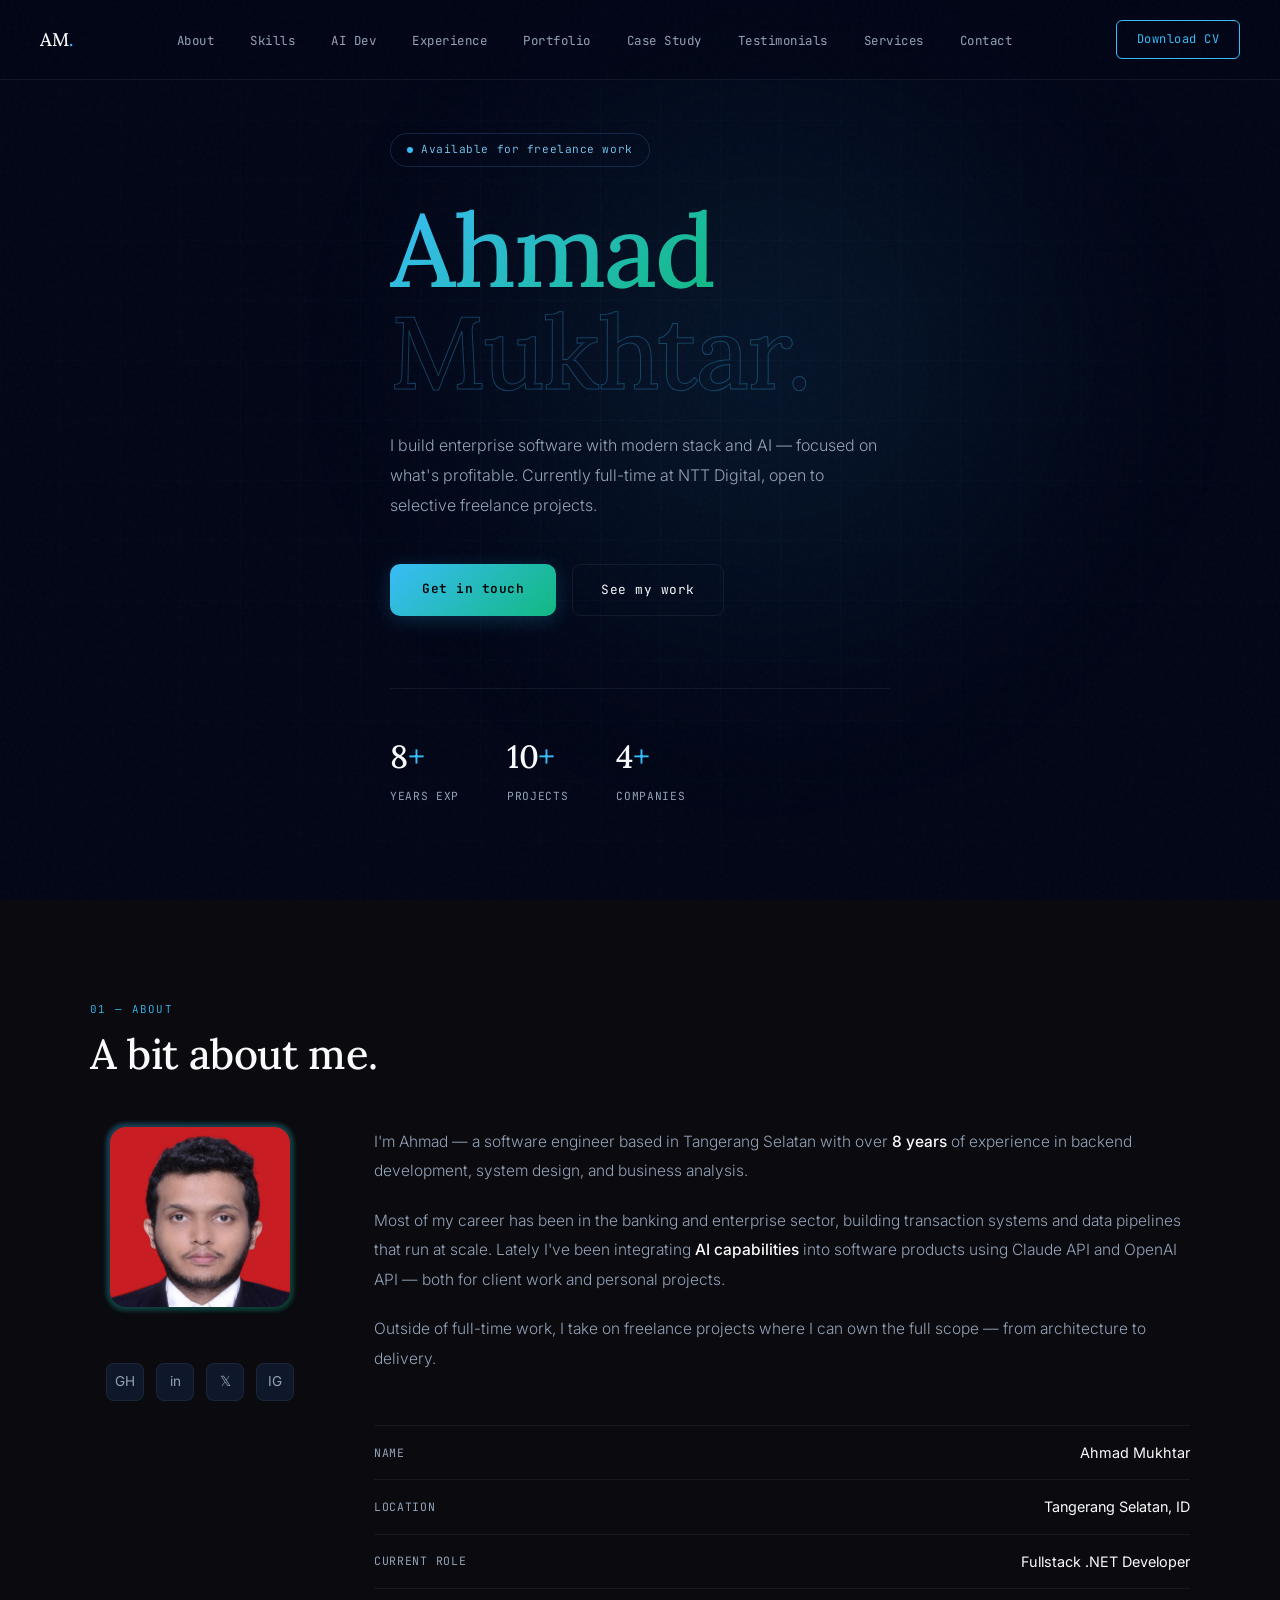
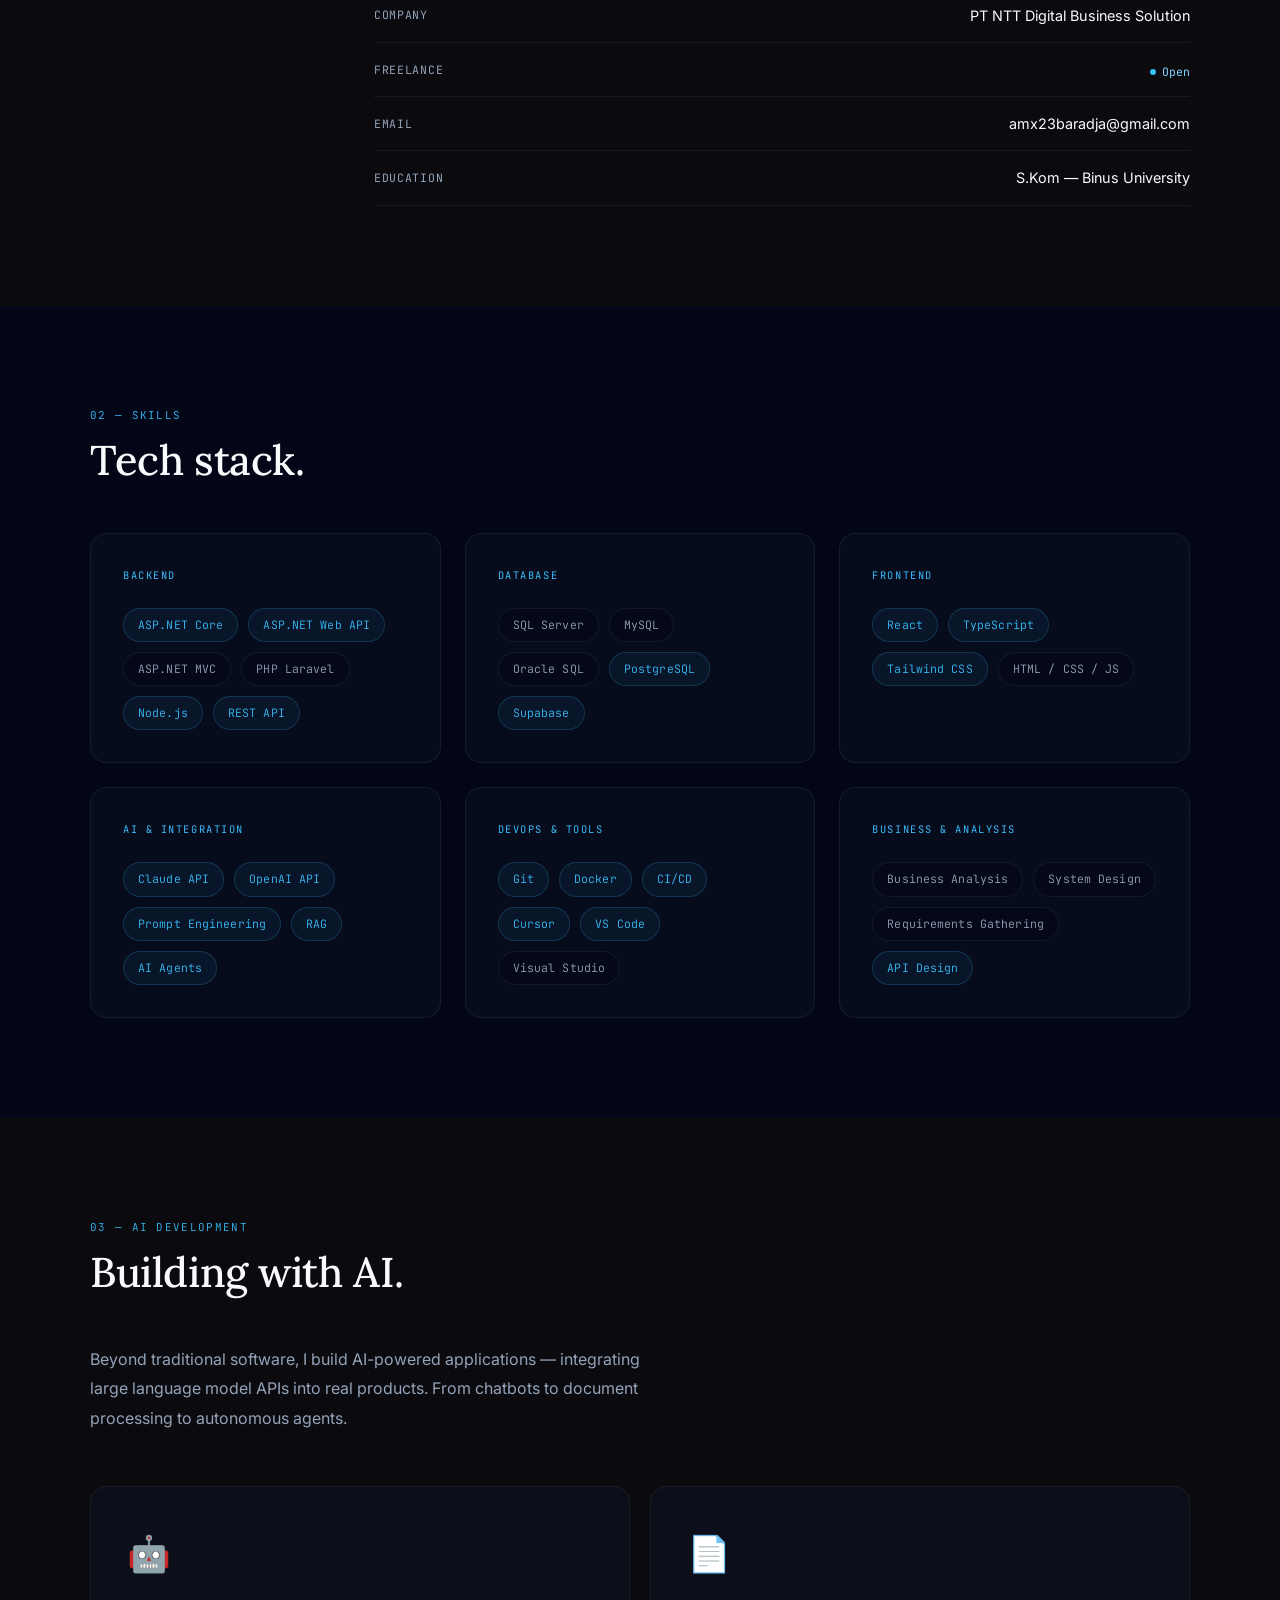
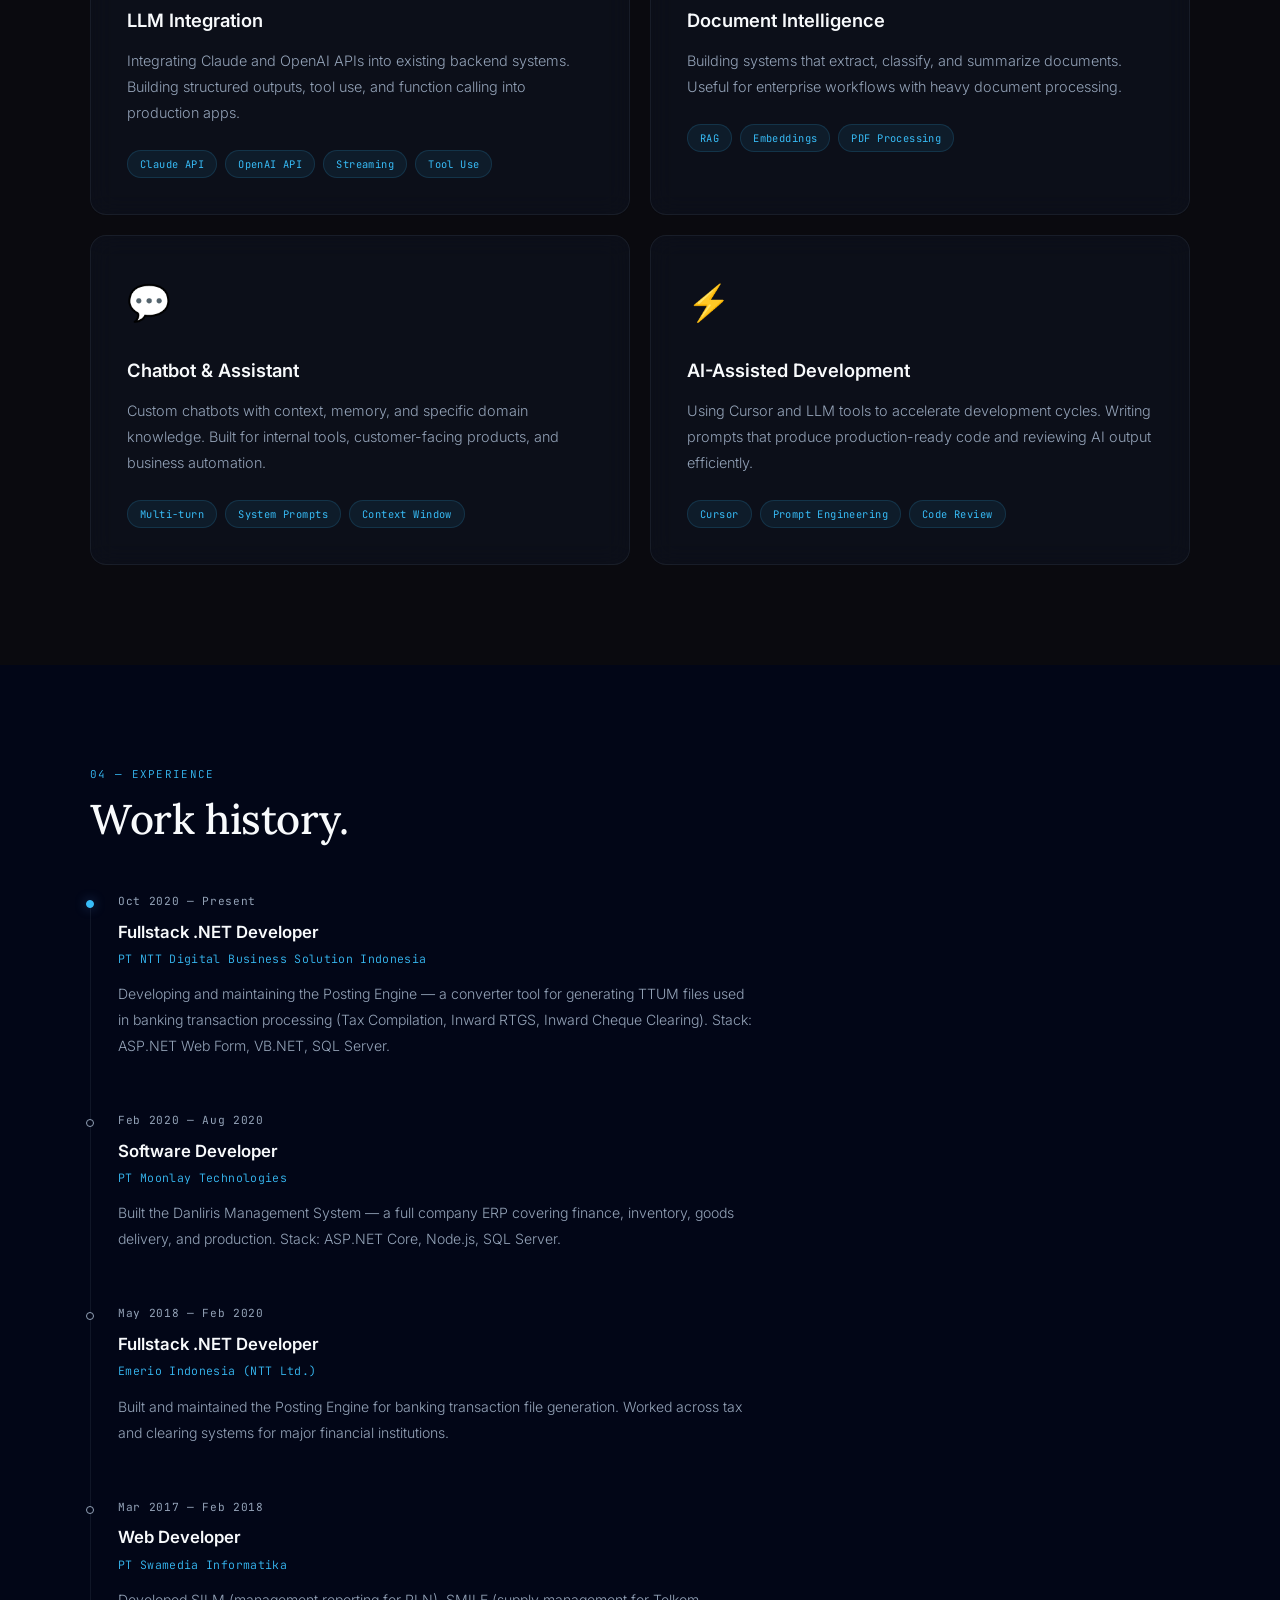
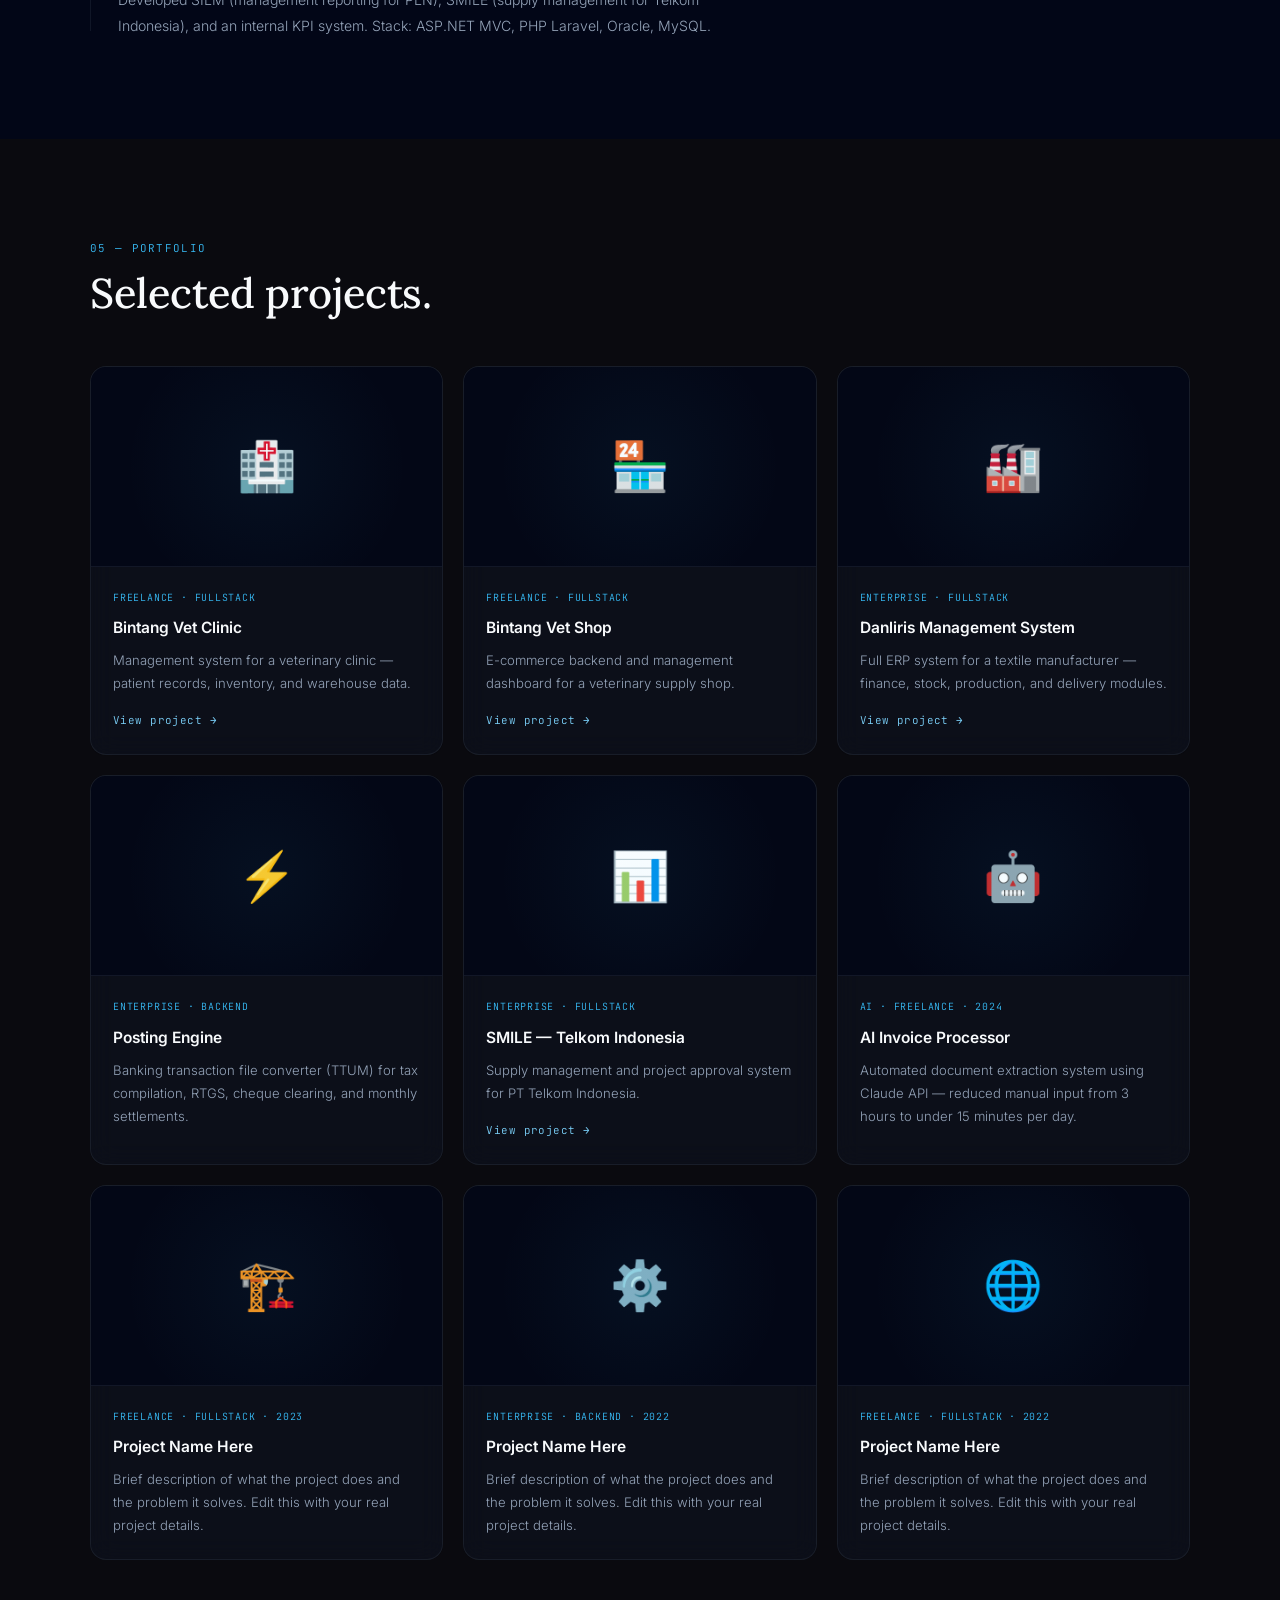
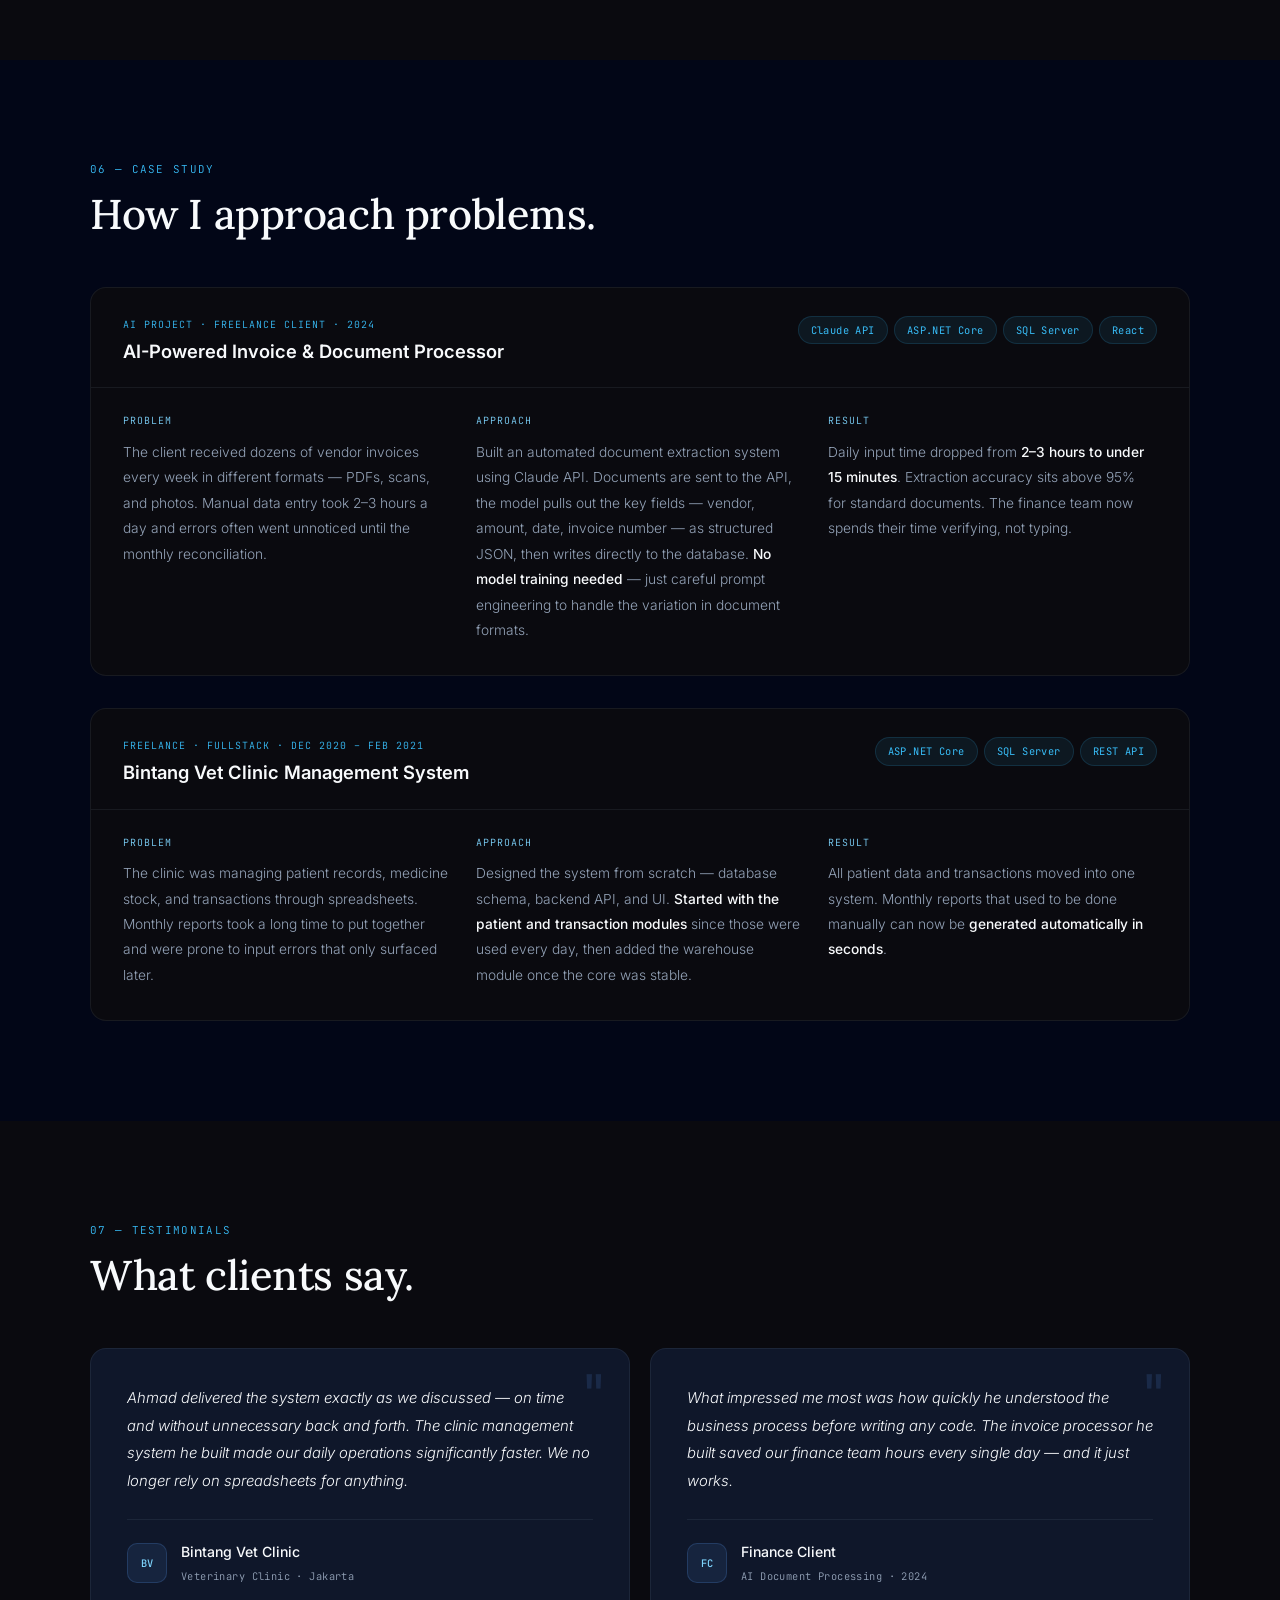
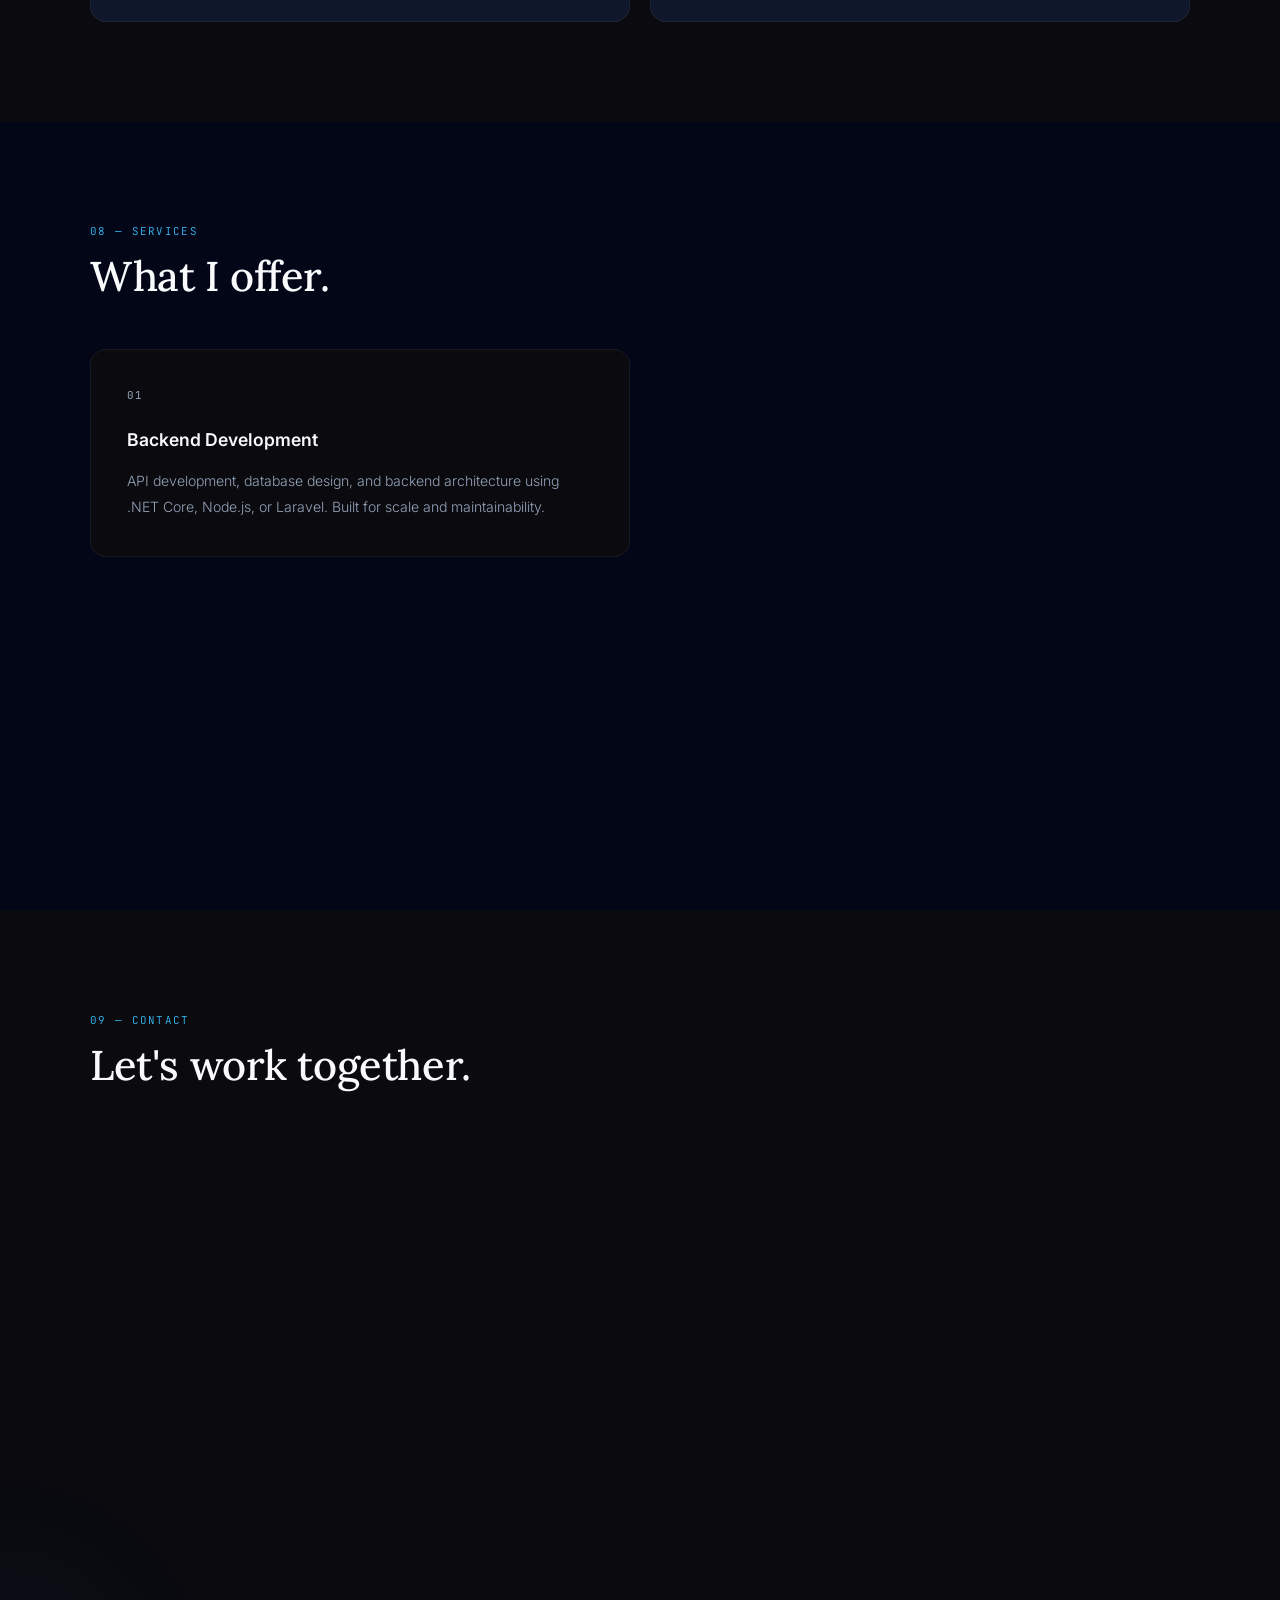
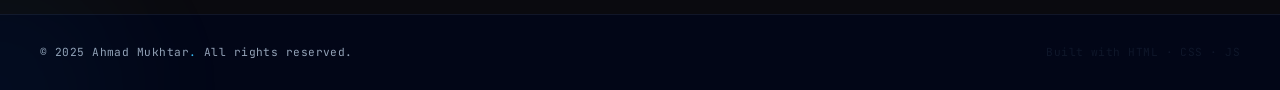
<file: index.html>
<!DOCTYPE html>
<html lang="en">
<head>
  <meta charset="UTF-8" />
  <meta name="viewport" content="width=device-width, initial-scale=1.0" />

  <!-- Primary SEO -->
  <title>Ahmad Mukhtar — Senior Software Engineer & AI Developer</title>
  <meta name="description" content="Ahmad Mukhtar adalah Senior Software Engineer & AI Developer berbasis di Tangerang Selatan dengan 8+ tahun pengalaman membangun enterprise software dan integrasi AI menggunakan Claude API dan OpenAI API." />
  <meta name="keywords" content="Ahmad Mukhtar, software engineer, AI developer, .NET developer, fullstack developer, Claude API, OpenAI API, freelance developer Indonesia, Tangerang Selatan" />
  <meta name="author" content="Ahmad Mukhtar" />
  <meta name="robots" content="index, follow" />
  <link rel="canonical" href="https://www.ahmadmukhtar.site" />
  <link rel="icon" type="image/svg+xml" href="data:image/svg+xml,%3Csvg xmlns='http://www.w3.org/2000/svg' viewBox='0 0 100 100'%3E%3Crect width='100' height='100' rx='20' fill='%23020617'/%3E%3Ctext x='50' y='68' font-family='serif' font-size='55' font-weight='bold' fill='%2338bdf8' text-anchor='middle'%3EAM%3C/text%3E%3C/svg%3E" />

  <!-- Open Graph (Facebook, LinkedIn, WhatsApp) -->
  <meta property="og:type" content="website" />
  <meta property="og:url" content="https://www.ahmadmukhtar.site" />
  <meta property="og:title" content="Ahmad Mukhtar — Senior Software Engineer & AI Developer" />
  <meta property="og:description" content="I build enterprise software with modern stack and AI — focused on what's profitable. 8+ years experience, open to freelance projects." />
  <meta property="og:image" content="https://www.ahmadmukhtar.site/images/ahmad.jpg" />
  <meta property="og:locale" content="id_ID" />
  <meta property="og:site_name" content="Ahmad Mukhtar" />

  <!-- Twitter Card -->
  <meta name="twitter:card" content="summary_large_image" />
  <meta name="twitter:site" content="@ahmdmutar" />
  <meta name="twitter:creator" content="@ahmdmutar" />
  <meta name="twitter:title" content="Ahmad Mukhtar — Senior Software Engineer & AI Developer" />
  <meta name="twitter:description" content="I build enterprise software with modern stack and AI — focused on what's profitable." />
  <meta name="twitter:image" content="https://www.ahmadmukhtar.site/images/ahmad.jpg" />

  <link rel="preconnect" href="https://fonts.googleapis.com" />
  <link rel="preconnect" href="https://fonts.gstatic.com" crossorigin />
  <link href="https://fonts.googleapis.com/css2?family=Lora:ital,wght@0,400;0,500;1,400&family=Inter:wght@300;400;500&family=JetBrains+Mono:wght@300;400&display=swap" rel="stylesheet" />

  <style>
    /* ─── Reset & Base ─────────────────────────────────── */
    *, *::before, *::after { box-sizing: border-box; margin: 0; padding: 0; }

    :root {
      --bg:        #020617;
      --bg2:       #0a0a0f;
      --bg3:       #0f172a;
      --border:    rgba(148, 163, 184, 0.1);
      --text:      #f8fafc;
      --muted:     #94a3b8;
      --accent:    #38bdf8;
      --accent2:   #7dd3fc;
      --accent3:   #0ea5e9;
      --emerald:   #10b981;
      --gradient:  linear-gradient(135deg, #38bdf8, #10b981);
      --font-head: 'Lora', serif;
      --font-body: 'Inter', sans-serif;
      --font-mono: 'JetBrains Mono', monospace;
      --radius:    16px;
      --max:       1100px;
    }

    html { scroll-behavior: smooth; }

    body {
      background: var(--bg);
      color: var(--text);
      font-family: var(--font-body);
      font-size: 15.5px;
      line-height: 1.75;
      overflow-x: hidden;
    }

    ::selection { background: var(--accent); color: #000; }

    a { color: inherit; text-decoration: none; }
    img { display: block; max-width: 100%; }

    /* ─── Scrollbar ────────────────────────────────────── */
    ::-webkit-scrollbar { width: 4px; }
    ::-webkit-scrollbar-track { background: var(--bg); }
    ::-webkit-scrollbar-thumb { background: var(--accent); border-radius: 2px; }

    /* ─── Noise overlay ───────────────────────────────── */
    body::before {
      content: '';
      position: fixed;
      inset: 0;
      background-image: url("data:image/svg+xml,%3Csvg viewBox='0 0 256 256' xmlns='http://www.w3.org/2000/svg'%3E%3Cfilter id='noise'%3E%3CfeTurbulence type='fractalNoise' baseFrequency='0.9' numOctaves='4' stitchTiles='stitch'/%3E%3C/filter%3E%3Crect width='100%25' height='100%25' filter='url(%23noise)' opacity='1'/%3E%3C/svg%3E");
      opacity: 0.025;
      pointer-events: none;
      z-index: 9999;
    }

    /* ─── Nav ──────────────────────────────────────────── */
    nav {
      position: fixed;
      top: 0; left: 0; right: 0;
      z-index: 100;
      padding: 24px 40px;
      display: flex;
      justify-content: space-between;
      align-items: center;
      backdrop-filter: blur(24px);
      -webkit-backdrop-filter: blur(24px);
      background: rgba(2, 6, 23, 0.75);
      border-bottom: 1px solid var(--border);
      transition: all 0.4s cubic-bezier(0.4, 0, 0.2, 1);
    }

    .nav-logo {
      font-family: var(--font-head);
      font-weight: 500;
      font-size: 1.15rem;
      letter-spacing: 0.01em;
      color: var(--text);
    }

    .nav-logo span { color: var(--accent); }

    .nav-links {
      display: flex;
      gap: 36px;
      list-style: none;
    }

    .nav-links a {
      font-family: var(--font-mono);
      font-size: 0.78rem;
      color: var(--muted);
      transition: color 0.2s;
      letter-spacing: 0.04em;
    }

    .nav-links a:hover { color: var(--accent); }

    .nav-cta {
      font-family: var(--font-mono);
      font-size: 0.75rem;
      padding: 8px 20px;
      border: 1px solid var(--accent);
      color: var(--accent);
      border-radius: 6px;
      transition: background 0.2s, color 0.2s;
      letter-spacing: 0.04em;
    }

    .nav-cta:hover { background: var(--accent); color: #000; }

    /* Hamburger */
    .hamburger {
      display: none;
      flex-direction: column;
      gap: 5px;
      cursor: pointer;
      padding: 4px;
    }

    .hamburger span {
      display: block;
      width: 22px;
      height: 2px;
      background: var(--text);
      transition: all 0.3s;
    }

    /* ─── Hero ─────────────────────────────────────────── */
    #hero {
      min-height: 100vh;
      display: flex;
      align-items: center;
      padding: 120px 40px 80px;
      position: relative;
      overflow: hidden;
    }

    @keyframes pan-grid {
      0% { transform: translateY(0); }
      100% { transform: translateY(60px); }
    }

    .hero-grid-bg {
      position: absolute;
      inset: -60px 0 0 0;
      background-image:
        linear-gradient(rgba(91,156,246,0.04) 1px, transparent 1px),
        linear-gradient(90deg, rgba(91,156,246,0.04) 1px, transparent 1px);
      background-size: 60px 60px;
      mask-image: radial-gradient(ellipse 80% 80% at 50% 50%, black, transparent);
      animation: pan-grid 15s linear infinite;
    }

    @keyframes cinematic-breathe {
      0%, 100% { transform: translate(-50%, -50%) scale(1); opacity: 0.8; }
      50% { transform: translate(-50%, -50%) scale(1.2); opacity: 1; }
    }

    .hero-glow {
      position: absolute;
      width: 800px;
      height: 800px;
      border-radius: 50%;
      background: radial-gradient(circle, rgba(56, 189, 248, 0.1) 0%, transparent 70%);
      top: 40%;
      left: 60%;
      transform: translate(-50%, -50%);
      pointer-events: none;
      filter: blur(80px);
      animation: cinematic-breathe 10s cubic-bezier(0.4, 0, 0.2, 1) infinite;
    }

    .hero-inner {
      max-width: var(--max);
      margin: 0 auto;
      position: relative;
      z-index: 1;
    }

    .hero-badge {
      display: inline-flex;
      align-items: center;
      gap: 8px;
      font-family: var(--font-mono);
      font-size: 0.7rem;
      color: var(--accent2);
      border: 1px solid rgba(91,156,246,0.2);
      padding: 6px 16px;
      border-radius: 100px;
      margin-bottom: 32px;
      letter-spacing: 0.05em;
      font-weight: 300;
    }

    .hero-badge::before {
      content: '';
      width: 6px;
      height: 6px;
      background: var(--accent);
      border-radius: 50%;
      animation: pulse 2s infinite;
    }

    @keyframes pulse {
      0%, 100% { opacity: 1; transform: scale(1); }
      50% { opacity: 0.4; transform: scale(0.8); }
    }

    .hero-name {
      font-family: var(--font-head);
      font-size: clamp(3.2rem, 8vw, 6.5rem);
      font-weight: 500;
      line-height: 1;
      letter-spacing: -0.02em;
      margin-bottom: 28px;
      color: var(--text);
    }

    .hero-name span.gradient-text {
      background: var(--gradient);
      -webkit-background-clip: text;
      background-clip: text;
      -webkit-text-fill-color: transparent;
      display: inline-block;
    }

    .hero-name .line2 {
      display: block;
      color: transparent;
      -webkit-text-stroke: 1px rgba(56, 189, 248, 0.3);
    }

    .hero-desc {
      font-size: 1rem;
      color: var(--muted);
      max-width: 500px;
      margin-bottom: 44px;
      line-height: 1.85;
      font-weight: 300;
    }

    .hero-desc strong { color: var(--text); font-weight: 500; }

    .hero-actions {
      display: flex;
      gap: 16px;
      flex-wrap: wrap;
    }

    .btn-primary {
      font-family: var(--font-mono);
      font-size: 0.8rem;
      padding: 14px 32px;
      background: var(--gradient);
      color: #000;
      border-radius: 10px;
      font-weight: 600;
      letter-spacing: 0.04em;
      transition: all 0.3s ease;
      box-shadow: 0 4px 20px rgba(56, 189, 248, 0.2);
    }

    .btn-primary:hover {
      transform: translateY(-2px);
      box-shadow: 0 8px 25px rgba(56, 189, 248, 0.3);
      opacity: 0.95;
    }

    .btn-ghost {
      font-family: var(--font-mono);
      font-size: 0.8rem;
      padding: 14px 28px;
      border: 1px solid var(--border);
      color: var(--text);
      border-radius: 8px;
      letter-spacing: 0.04em;
      transition: border-color 0.2s, transform 0.2s;
    }

    .btn-ghost:hover { border-color: var(--muted); transform: translateY(-1px); }

    .hero-stats {
      display: flex;
      gap: 48px;
      margin-top: 72px;
      padding-top: 40px;
      border-top: 1px solid var(--border);
    }

    .stat-num {
      font-family: var(--font-head);
      font-size: 2rem;
      font-weight: 500;
      color: var(--text);
      letter-spacing: -0.01em;
    }

    .stat-num span { color: var(--accent); }

    .stat-label {
      font-family: var(--font-mono);
      font-size: 0.7rem;
      color: var(--muted);
      letter-spacing: 0.06em;
      margin-top: 2px;
    }

    /* ─── Section base ─────────────────────────────────── */
    section {
      padding: 100px 40px;
    }

    .section-inner {
      max-width: var(--max);
      margin: 0 auto;
    }

    .section-label {
      font-family: var(--font-mono);
      font-size: 0.68rem;
      color: var(--accent);
      letter-spacing: 0.12em;
      text-transform: uppercase;
      margin-bottom: 10px;
      font-weight: 300;
    }

    .section-title {
      font-family: var(--font-head);
      font-size: clamp(1.8rem, 3.5vw, 2.6rem);
      font-weight: 500;
      letter-spacing: -0.01em;
      color: var(--text);
      margin-bottom: 48px;
      line-height: 1.2;
    }

    /* ─── About ────────────────────────────────────────── */
    #about { background: var(--bg2); }

    .about-grid {
      display: grid;
      grid-template-columns: 220px 1fr;
      gap: 64px;
      align-items: start;
    }

    .about-left {
      display: flex;
      flex-direction: column;
      align-items: center;
      gap: 24px;
      position: sticky;
      top: 100px;
    }

    .about-photo-wrap {
      position: relative;
      width: 180px;
      height: 180px;
      flex-shrink: 0;
    }

    .about-photo {
      width: 180px;
      height: 180px;
      border-radius: 16px;
      object-fit: cover;
      object-position: top center;
      position: relative;
      z-index: 1;
      filter: grayscale(15%);
      transition: filter 0.6s cubic-bezier(0.16, 1, 0.3, 1), transform 0.6s cubic-bezier(0.16, 1, 0.3, 1);
    }

    .about-photo:hover { 
      filter: grayscale(0%); 
      transform: scale(1.05);
    }

    .about-photo-border {
      position: absolute;
      inset: -4px;
      border-radius: 20px;
      background: var(--gradient);
      z-index: 0;
      opacity: 0.3;
      filter: blur(2px);
    }

    .about-right {
      display: flex;
      flex-direction: column;
      gap: 32px;
    }

    .about-text p {
      color: var(--muted);
      font-size: 0.97rem;
      line-height: 1.9;
      margin-bottom: 20px;
      font-weight: 300;
    }

    .about-text p strong { color: var(--text); font-weight: 500; }

    .about-meta {
      display: flex;
      flex-direction: column;
      gap: 0;
    }

    .meta-row {
      display: flex;
      justify-content: space-between;
      align-items: center;
      padding: 14px 0;
      border-bottom: 1px solid var(--border);
    }

    .meta-row:first-child { border-top: 1px solid var(--border); }

    .meta-key {
      font-family: var(--font-mono);
      font-size: 0.72rem;
      color: var(--muted);
      letter-spacing: 0.06em;
    }

    .meta-val {
      font-size: 0.9rem;
      color: var(--text);
      text-align: right;
    }

    .status-dot {
      display: inline-flex;
      align-items: center;
      gap: 6px;
      font-family: var(--font-mono);
      font-size: 0.72rem;
      color: var(--accent2);
    }

    .status-dot::before {
      content: '';
      width: 6px;
      height: 6px;
      background: var(--accent);
      border-radius: 50%;
      animation: pulse 2s infinite;
    }

    /* ─── Skills ───────────────────────────────────────── */
    #skills { background: var(--bg); }

    .skills-categories {
      display: grid;
      grid-template-columns: repeat(3, 1fr);
      grid-auto-rows: minmax(180px, auto);
      gap: 24px;
    }

    .skill-cat {
      background: rgba(15, 23, 42, 0.4);
      backdrop-filter: blur(12px);
      border: 1px solid var(--border);
      border-radius: var(--radius);
      padding: 32px;
      transition: all 0.6s cubic-bezier(0.16, 1, 0.3, 1);
      position: relative;
      overflow: hidden;
    }

    .skill-cat:hover {
      border-color: rgba(56, 189, 248, 0.3);
      background: rgba(15, 23, 42, 0.6);
      transform: translateY(-4px);
      box-shadow: 0 10px 30px -10px rgba(2, 6, 23, 0.5);
    }

    .skill-cat::after {
      content: '';
      position: absolute;
      inset: 0;
      background: radial-gradient(circle at top right, rgba(56, 189, 248, 0.05), transparent 60%);
      opacity: 0;
      transition: opacity 0.4s;
    }

    .skill-cat:hover::after { opacity: 1; }

    .skill-cat-label {
      font-family: var(--font-mono);
      font-size: 0.65rem;
      color: var(--accent);
      letter-spacing: 0.15em;
      text-transform: uppercase;
      margin-bottom: 24px;
      font-weight: 400;
    }

    .skill-tags {
      display: flex;
      flex-wrap: wrap;
      gap: 10px;
    }

    .skill-tag {
      font-family: var(--font-mono);
      font-size: 0.72rem;
      padding: 6px 14px;
      background: rgba(2, 6, 23, 0.5);
      border: 1px solid var(--border);
      border-radius: 100px;
      color: var(--muted);
      letter-spacing: 0.01em;
      font-weight: 300;
      transition: all 0.2s;
    }

    .skill-tag:hover {
      border-color: var(--accent);
      color: var(--text);
    }

    .skill-tag.new {
      border-color: rgba(56, 189, 248, 0.2);
      color: var(--accent);
      background: rgba(56, 189, 248, 0.05);
    }

    /* ─── AI Dev Section ───────────────────────────────── */
    #ai-dev { background: var(--bg2); }

    .ai-hero-text {
      font-size: 1rem;
      color: var(--muted);
      max-width: 580px;
      margin-bottom: 52px;
      line-height: 1.85;
    }

    .ai-cards {
      display: grid;
      grid-template-columns: repeat(2, 1fr);
      gap: 20px;
    }

    .ai-card {
      background: rgba(15, 23, 42, 0.4);
      backdrop-filter: blur(12px);
      border: 1px solid var(--border);
      border-radius: var(--radius);
      padding: 36px;
      position: relative;
      overflow: hidden;
      transition: all 0.6s cubic-bezier(0.16, 1, 0.3, 1);
    }

    .ai-card:hover {
      border-color: rgba(56, 189, 248, 0.3);
      transform: translateY(-6px);
      background: rgba(15, 23, 42, 0.6);
      box-shadow: 0 20px 40px -20px rgba(2, 6, 23, 0.7);
    }

    .ai-card::before {
      content: '';
      position: absolute;
      top: 0; left: 0; right: 0;
      height: 2px;
      background: var(--gradient);
      opacity: 0;
      transition: opacity 0.4s;
    }

    .ai-card:hover::before { opacity: 1; }

    .ai-card-icon {
      font-size: 2.2rem;
      margin-bottom: 20px;
      display: inline-block;
      transition: transform 0.3s ease;
    }

    .ai-card:hover .ai-card-icon {
      transform: scale(1.1) rotate(5deg);
    }

    .ai-card-title {
      font-family: var(--font-body);
      font-weight: 600;
      font-size: 1.15rem;
      color: var(--text);
      margin-bottom: 12px;
    }

    .ai-card-desc {
      font-size: 0.9rem;
      color: var(--muted);
      line-height: 1.8;
      font-weight: 300;
    }

    .ai-card-tools {
      display: flex;
      gap: 8px;
      flex-wrap: wrap;
      margin-top: 24px;
    }

    .tool-chip {
      font-family: var(--font-mono);
      font-size: 0.65rem;
      padding: 4px 12px;
      background: rgba(56, 189, 248, 0.08);
      border: 1px solid rgba(56, 189, 248, 0.15);
      border-radius: 100px;
      color: var(--accent);
      letter-spacing: 0.04em;
      font-weight: 400;
      transition: all 0.2s;
    }

    .tool-chip:hover {
      background: rgba(56, 189, 248, 0.15);
      border-color: var(--accent);
    }

    .ai-card.wide {
      grid-column: span 2;
      display: grid;
      grid-template-columns: auto 1fr;
      gap: 32px;
      align-items: start;
    }

    /* ─── Experience ───────────────────────────────────── */
    #experience { background: var(--bg); }

    .exp-list {
      position: relative;
      padding-left: 28px;
    }

    .exp-list::before {
      content: '';
      position: absolute;
      left: 0;
      top: 8px;
      bottom: 8px;
      width: 1px;
      background: var(--border);
    }

    .exp-item {
      position: relative;
      padding-bottom: 52px;
    }

    .exp-item:last-child { padding-bottom: 0; }

    .exp-item::before {
      content: '';
      position: absolute;
      left: -32px;
      top: 8px;
      width: 8px;
      height: 8px;
      border-radius: 50%;
      background: var(--bg);
      border: 1px solid var(--muted);
    }

    .exp-item.current::before {
      background: var(--accent);
      border-color: var(--accent);
      box-shadow: 0 0 12px rgba(91,156,246,0.4);
    }

    .exp-period {
      font-family: var(--font-mono);
      font-size: 0.7rem;
      color: var(--muted);
      letter-spacing: 0.06em;
      margin-bottom: 6px;
    }

    .exp-role {
      font-family: var(--font-body);
      font-size: 1.05rem;
      font-weight: 600;
      color: var(--text);
      margin-bottom: 2px;
    }

    .exp-company {
      font-family: var(--font-mono);
      font-size: 0.72rem;
      color: var(--accent);
      margin-bottom: 12px;
      font-weight: 300;
      letter-spacing: 0.03em;
    }

    .exp-desc {
      font-size: 0.88rem;
      color: var(--muted);
      line-height: 1.85;
      max-width: 640px;
      font-weight: 300;
    }

    /* ─── Portfolio ────────────────────────────────────── */
    #portfolio { background: var(--bg2); }

    .portfolio-grid {
      display: grid;
      grid-template-columns: repeat(3, 1fr);
      gap: 20px;
    }

    .port-card {
      background: rgba(15, 23, 42, 0.4);
      backdrop-filter: blur(12px);
      border: 1px solid var(--border);
      border-radius: var(--radius);
      overflow: hidden;
      transition: all 0.6s cubic-bezier(0.16, 1, 0.3, 1);
    }

    .port-card:hover {
      border-color: rgba(56, 189, 248, 0.3);
      transform: translateY(-6px);
      box-shadow: 0 20px 40px -20px rgba(2, 6, 23, 0.7);
    }

    .port-thumb {
      height: 200px;
      background: rgba(2, 6, 23, 0.8);
      display: flex;
      align-items: center;
      justify-content: center;
      font-size: 3rem;
      border-bottom: 1px solid var(--border);
      position: relative;
      overflow: hidden;
      transition: all 0.6s cubic-bezier(0.16, 1, 0.3, 1);
    }

    .port-card:hover .port-thumb {
      background: rgba(2, 6, 23, 0.6);
    }

    .port-thumb::after {
      content: '';
      position: absolute;
      inset: 0;
      background: radial-gradient(circle at center, rgba(56, 189, 248, 0.1), transparent 70%);
      opacity: 0.5;
    }

    .port-body { padding: 22px; }

    .port-tag {
      font-family: var(--font-mono);
      font-size: 0.62rem;
      color: var(--accent);
      letter-spacing: 0.08em;
      margin-bottom: 8px;
      font-weight: 300;
    }

    .port-title {
      font-family: var(--font-body);
      font-size: 0.97rem;
      font-weight: 600;
      color: var(--text);
      margin-bottom: 8px;
    }

    .port-desc {
      font-size: 0.82rem;
      color: var(--muted);
      line-height: 1.75;
      font-weight: 300;
    }

    .port-link {
      display: inline-flex;
      align-items: center;
      gap: 6px;
      font-family: var(--font-mono);
      font-size: 0.68rem;
      color: var(--accent2);
      margin-top: 16px;
      letter-spacing: 0.04em;
      transition: gap 0.2s;
      font-weight: 300;
    }

    .port-link:hover { gap: 10px; }

    /* ─── Services ─────────────────────────────────────── */
    #services { background: var(--bg); }

    .services-grid {
      display: grid;
      grid-template-columns: repeat(2, 1fr);
      gap: 20px;
    }

    .svc-card {
      background: var(--bg2);
      border: 1px solid var(--border);
      border-radius: var(--radius);
      padding: 36px;
      transition: border-color 0.25s;
    }

    .svc-card:hover { border-color: rgba(127,255,178,0.2); }

    .svc-num {
      font-family: var(--font-mono);
      font-size: 0.68rem;
      color: var(--muted);
      margin-bottom: 20px;
      letter-spacing: 0.08em;
    }

    .svc-title {
      font-family: var(--font-body);
      font-size: 1.1rem;
      font-weight: 600;
      color: var(--text);
      margin-bottom: 12px;
    }

    .svc-desc {
      font-size: 0.88rem;
      color: var(--muted);
      line-height: 1.85;
      font-weight: 300;
    }

    /* ─── Contact ──────────────────────────────────────── */
    #contact { background: var(--bg2); }

    .contact-grid {
      display: grid;
      grid-template-columns: 1fr 1fr;
      gap: 80px;
      align-items: start;
    }

    .contact-info p {
      font-size: 1rem;
      color: var(--muted);
      line-height: 1.85;
      margin-bottom: 36px;
    }

    .contact-links {
      display: flex;
      flex-direction: column;
      gap: 16px;
    }

    .contact-link {
      display: flex;
      align-items: center;
      gap: 14px;
      font-size: 0.9rem;
      color: var(--muted);
      transition: color 0.2s;
    }

    .contact-link:hover { color: var(--accent); }

    .contact-link-icon {
      width: 36px;
      height: 36px;
      background: var(--bg3);
      border: 1px solid var(--border);
      border-radius: 8px;
      display: flex;
      align-items: center;
      justify-content: center;
      font-size: 0.9rem;
      flex-shrink: 0;
    }

    .contact-form { display: flex; flex-direction: column; gap: 16px; }

    .form-group { display: flex; flex-direction: column; gap: 6px; }

    .form-label {
      font-family: var(--font-mono);
      font-size: 0.7rem;
      color: var(--muted);
      letter-spacing: 0.06em;
    }

    .form-input, .form-textarea {
      background: var(--bg3);
      border: 1px solid var(--border);
      border-radius: 8px;
      padding: 12px 16px;
      color: var(--text);
      font-family: var(--font-body);
      font-size: 0.9rem;
      outline: none;
      transition: border-color 0.2s;
      resize: none;
    }

    .form-input:focus, .form-textarea:focus {
      border-color: rgba(127,255,178,0.4);
    }

    .form-textarea { min-height: 120px; }

    .form-submit {
      font-family: var(--font-mono);
      font-size: 0.8rem;
      padding: 14px;
      background: var(--accent);
      color: #000;
      border: none;
      border-radius: 8px;
      cursor: pointer;
      font-weight: 500;
      letter-spacing: 0.04em;
      transition: opacity 0.2s;
    }

    .form-submit:hover { opacity: 0.88; }

    /* ─── Social bar ───────────────────────────────────── */
    .social-bar {
      display: flex;
      gap: 12px;
      margin-top: 32px;
    }

    .social-link {
      width: 38px;
      height: 38px;
      background: var(--bg3);
      border: 1px solid var(--border);
      border-radius: 8px;
      display: flex;
      align-items: center;
      justify-content: center;
      font-size: 0.85rem;
      color: var(--muted);
      transition: color 0.2s, border-color 0.2s;
    }

    .social-link:hover {
      color: var(--accent);
      border-color: rgba(127,255,178,0.3);
    }

    /* ─── Footer ───────────────────────────────────────── */
    footer {
      background: var(--bg);
      border-top: 1px solid var(--border);
      padding: 28px 40px;
      display: flex;
      justify-content: space-between;
      align-items: center;
      max-width: 100%;
    }

    .footer-copy {
      font-family: var(--font-mono);
      font-size: 0.7rem;
      color: var(--muted);
      letter-spacing: 0.04em;
    }

    .footer-copy span { color: var(--accent); }

    /* ─── Testimonials ─────────────────────────────────── */
    #testimonials { background: var(--bg2); }

    .testimonial-grid {
      display: grid;
      grid-template-columns: repeat(2, 1fr);
      gap: 20px;
    }

    .testi-card {
      background: var(--bg3);
      border: 1px solid var(--border);
      border-radius: var(--radius);
      padding: 36px;
      display: flex;
      flex-direction: column;
      gap: 24px;
      transition: border-color 0.25s;
      position: relative;
      overflow: hidden;
    }

    .testi-card:hover { border-color: rgba(91,156,246,0.2); }

    .testi-quote {
      font-family: var(--font-head);
      font-size: 4rem;
      line-height: 1;
      color: rgba(91,156,246,0.15);
      position: absolute;
      top: 16px;
      right: 24px;
      font-weight: 500;
      pointer-events: none;
    }

    .testi-text {
      font-size: 0.93rem;
      color: var(--text);
      line-height: 1.85;
      font-weight: 300;
      font-style: italic;
    }

    .testi-author {
      display: flex;
      align-items: center;
      gap: 14px;
      padding-top: 20px;
      border-top: 1px solid var(--border);
    }

    .testi-avatar {
      width: 40px;
      height: 40px;
      border-radius: 10px;
      background: rgba(91,156,246,0.1);
      border: 1px solid rgba(91,156,246,0.2);
      display: flex;
      align-items: center;
      justify-content: center;
      font-family: var(--font-mono);
      font-size: 0.65rem;
      color: var(--accent2);
      font-weight: 500;
      flex-shrink: 0;
      letter-spacing: 0.04em;
    }

    .testi-name {
      font-size: 0.88rem;
      font-weight: 500;
      color: var(--text);
    }

    .testi-role {
      font-family: var(--font-mono);
      font-size: 0.65rem;
      color: var(--muted);
      margin-top: 2px;
      font-weight: 300;
      letter-spacing: 0.04em;
    }

    /* ─── Study Case ───────────────────────────────────── */
    #case-study { background: var(--bg); }

    .case-list {
      display: flex;
      flex-direction: column;
      gap: 32px;
    }

    .case-card {
      background: var(--bg2);
      border: 1px solid var(--border);
      border-radius: var(--radius);
      overflow: hidden;
      transition: border-color 0.25s;
    }

    .case-card:hover { border-color: rgba(91,156,246,0.2); }

    .case-header {
      padding: 28px 32px 0;
      display: flex;
      justify-content: space-between;
      align-items: flex-start;
      gap: 24px;
      flex-wrap: wrap;
    }

    .case-meta { display: flex; flex-direction: column; gap: 6px; }

    .case-type {
      font-family: var(--font-mono);
      font-size: 0.62rem;
      color: var(--accent);
      letter-spacing: 0.1em;
      font-weight: 300;
    }

    .case-title {
      font-family: var(--font-body);
      font-size: 1.15rem;
      font-weight: 600;
      color: var(--text);
      line-height: 1.3;
    }

    .case-stack {
      display: flex;
      gap: 6px;
      flex-wrap: wrap;
      justify-content: flex-end;
    }

    .case-body {
      padding: 24px 32px 32px;
      display: grid;
      grid-template-columns: repeat(3, 1fr);
      gap: 24px;
      border-top: 1px solid var(--border);
      margin-top: 24px;
    }

    .case-block-label {
      font-family: var(--font-mono);
      font-size: 0.62rem;
      color: var(--accent2);
      letter-spacing: 0.1em;
      text-transform: uppercase;
      margin-bottom: 10px;
      font-weight: 300;
    }

    .case-block-text {
      font-size: 0.86rem;
      color: var(--muted);
      line-height: 1.85;
      font-weight: 300;
    }

    .case-block-text strong {
      color: var(--text);
      font-weight: 500;
    }

    /* ─── Animations ───────────────────────────────────── */
    /* ─── Cursor Glow ─────────────────────────────────── */
    #cursor-glow {
      position: fixed;
      width: 400px;
      height: 400px;
      background: radial-gradient(circle, rgba(56, 189, 248, 0.05) 0%, transparent 70%);
      border-radius: 50%;
      pointer-events: none;
      z-index: -1;
      transform: translate(-50%, -50%);
      transition: width 0.3s, height 0.3s;
      filter: blur(40px);
    }

    .fade-up {
      opacity: 0;
      transform: translateY(40px);
      transition: opacity 1.2s cubic-bezier(0.16, 1, 0.3, 1), transform 1.2s cubic-bezier(0.16, 1, 0.3, 1);
    }

    .fade-up.visible {
      opacity: 1;
      transform: translateY(0);
    }

    /* ─── Mobile nav drawer ────────────────────────────── */
    .mobile-nav {
      display: none;
      position: fixed;
      inset: 0;
      background: rgba(10,10,15,0.98);
      z-index: 200;
      flex-direction: column;
      align-items: center;
      justify-content: center;
      gap: 32px;
    }

    .mobile-nav.open { display: flex; }

    .mobile-nav a {
      font-family: var(--font-head);
      font-size: 2rem;
      font-weight: 800;
      color: var(--text);
      letter-spacing: -0.02em;
    }

    .mobile-nav-close {
      position: absolute;
      top: 24px; right: 40px;
      font-size: 1.5rem;
      color: var(--muted);
      cursor: pointer;
    }

    /* ─── Responsive ───────────────────────────────────── */
    @media (max-width: 900px) {
      nav { padding: 16px 24px; }
      .nav-links, .nav-cta { display: none; }
      .hamburger { display: flex; }

      section { padding: 64px 20px; }

      #hero { padding: 100px 20px 60px; }
      .hero-stats { gap: 24px; flex-wrap: wrap; }
      .hero-actions { flex-direction: column; }
      .btn-primary, .btn-ghost { text-align: center; }

      .about-grid { grid-template-columns: 1fr; gap: 36px; }
      .about-left { position: static; flex-direction: row; align-items: center; gap: 20px; }
      .about-photo-wrap { width: 100px; height: 100px; flex-shrink: 0; }
      .about-photo { width: 100px; height: 100px; }

      .skills-categories { grid-template-columns: repeat(2, 1fr); }

      .ai-cards { grid-template-columns: 1fr; }
      .ai-card.wide { grid-column: span 1; grid-template-columns: 1fr; }

      .portfolio-grid { grid-template-columns: repeat(2, 1fr); }

      .testimonial-grid { grid-template-columns: 1fr; }

      .case-header {
        flex-direction: column;
        gap: 16px;
      }
      .case-stack { justify-content: flex-start; }
      .case-body { grid-template-columns: 1fr; gap: 20px; }
      .case-header { padding: 24px 20px 0; }
      .case-body { padding: 20px; }

      .services-grid { grid-template-columns: 1fr; }

      .contact-grid { grid-template-columns: 1fr; gap: 40px; }

      footer { flex-direction: column; gap: 12px; text-align: center; }
    }

    @media (max-width: 540px) {
      section { padding: 56px 16px; }

      #hero { padding: 90px 16px 48px; }

      .hero-name { font-size: clamp(2.4rem, 12vw, 3.5rem); }

      .hero-stats {
        gap: 16px;
        display: grid;
        grid-template-columns: repeat(3, 1fr);
      }

      .stat-num { font-size: 1.6rem; }

      .skills-categories { grid-template-columns: 1fr; }

      .about-left { flex-direction: column; align-items: flex-start; }

      .portfolio-grid { grid-template-columns: 1fr; }

      .case-header { padding: 20px 16px 0; }
      .case-body { padding: 16px; }

      .testi-card { padding: 24px 20px; }

      .svc-card { padding: 24px 20px; }

      nav { padding: 14px 16px; }
      .mobile-nav-close { right: 24px; }

      .hero-actions { gap: 12px; }
      .btn-primary, .btn-ghost { padding: 12px 20px; width: 100%; text-align: center; display: block; }

      .contact-link { font-size: 0.82rem; }
      .meta-val { font-size: 0.82rem; }
    }
  </style>
</head>
<body>

  <!-- Nav -->
  <nav id="navbar">
    <a href="#hero" class="nav-logo">AM<span>.</span></a>
    <ul class="nav-links">
      <li><a href="#about">About</a></li>
      <li><a href="#skills">Skills</a></li>
      <li><a href="#ai-dev">AI Dev</a></li>
      <li><a href="#experience">Experience</a></li>
      <li><a href="#portfolio">Portfolio</a></li>
      <li><a href="#case-study">Case Study</a></li>
      <li><a href="#testimonials">Testimonials</a></li>
      <li><a href="#services">Services</a></li>
      <li><a href="#contact">Contact</a></li>
    </ul>
    <a href="file/CV Ahmad Mukhtar SE.pdf" class="nav-cta" download>Download CV</a>
    <div class="hamburger" id="hamburger" onclick="openNav()">
      <span></span><span></span><span></span>
    </div>
  </nav>

  <!-- Mobile nav -->
  <div class="mobile-nav" id="mobileNav">
    <span class="mobile-nav-close" onclick="closeNav()">✕</span>
    <a href="#about" onclick="closeNav()">About</a>
    <a href="#skills" onclick="closeNav()">Skills</a>
    <a href="#ai-dev" onclick="closeNav()">AI Dev</a>
    <a href="#experience" onclick="closeNav()">Experience</a>
    <a href="#portfolio" onclick="closeNav()">Portfolio</a>
    <a href="#case-study" onclick="closeNav()">Case Study</a>
    <a href="#testimonials" onclick="closeNav()">Testimonials</a>
    <a href="#services" onclick="closeNav()">Services</a>
    <a href="#contact" onclick="closeNav()">Contact</a>
  </div>

  <!-- Hero -->
  <section id="hero">
    <div class="hero-grid-bg"></div>
    <div class="hero-glow"></div>
    <div class="hero-inner">
      <div class="hero-badge fade-up">Available for freelance work</div>
      <h1 class="hero-name fade-up">
        <span class="gradient-text">Ahmad</span><br>
        <span class="line2">Mukhtar.</span>
      </h1>
      <p class="hero-desc fade-up">
        I build enterprise software with modern stack and AI — focused on what's profitable. Currently full-time at NTT Digital, open to selective freelance projects.
      </p>
      <div class="hero-actions fade-up">
        <a href="#contact" class="btn-primary">Get in touch</a>
        <a href="#portfolio" class="btn-ghost">See my work</a>
      </div>
      <div class="hero-stats fade-up">
        <div>
          <div class="stat-num">8<span>+</span></div>
          <div class="stat-label">YEARS EXP</div>
        </div>
        <div>
          <div class="stat-num">10<span>+</span></div>
          <div class="stat-label">PROJECTS</div>
        </div>
        <div>
          <div class="stat-num">4<span>+</span></div>
          <div class="stat-label">COMPANIES</div>
        </div>
      </div>
    </div>
  </section>

  <!-- About -->
  <section id="about">
    <div class="section-inner">
      <p class="section-label">01 — About</p>
      <h2 class="section-title fade-up">A bit about me.</h2>
      <div class="about-grid">
        <div class="about-left fade-up">
          <div class="about-photo-wrap">
            <img src="images/ahmad.jpg" alt="Ahmad Mukhtar" class="about-photo" />
            <div class="about-photo-border"></div>
          </div>
          <div class="social-bar">
            <a href="https://github.com/ahmedmutar" target="_blank" class="social-link" title="GitHub">GH</a>
            <a href="https://www.linkedin.com/in/ahmdmutar/" target="_blank" class="social-link" title="LinkedIn">in</a>
            <a href="https://x.com/ahmdmutar" target="_blank" class="social-link" title="X / Twitter">𝕏</a>
            <a href="https://www.instagram.com/ahmdmutar" target="_blank" class="social-link" title="Instagram">IG</a>
          </div>
        </div>
        <div class="about-right">
          <div class="about-text fade-up">
            <p>
              I'm Ahmad — a software engineer based in Tangerang Selatan with over <strong>8 years</strong> of experience in backend development, system design, and business analysis.
            </p>
            <p>
              Most of my career has been in the banking and enterprise sector, building transaction systems and data pipelines that run at scale. Lately I've been integrating <strong>AI capabilities</strong> into software products using Claude API and OpenAI API — both for client work and personal projects.
            </p>
            <p>
              Outside of full-time work, I take on freelance projects where I can own the full scope — from architecture to delivery.
            </p>
          </div>
          <div class="about-meta fade-up">
            <div class="meta-row">
              <span class="meta-key">NAME</span>
              <span class="meta-val">Ahmad Mukhtar</span>
            </div>
            <div class="meta-row">
              <span class="meta-key">LOCATION</span>
              <span class="meta-val">Tangerang Selatan, ID</span>
            </div>
            <div class="meta-row">
              <span class="meta-key">CURRENT ROLE</span>
              <span class="meta-val">Fullstack .NET Developer</span>
            </div>
            <div class="meta-row">
              <span class="meta-key">COMPANY</span>
              <span class="meta-val">PT NTT Digital Business Solution</span>
            </div>
            <div class="meta-row">
              <span class="meta-key">FREELANCE</span>
              <span class="meta-val"><span class="status-dot">Open</span></span>
            </div>
            <div class="meta-row">
              <span class="meta-key">EMAIL</span>
              <span class="meta-val">amx23baradja@gmail.com</span>
            </div>
            <div class="meta-row">
              <span class="meta-key">EDUCATION</span>
              <span class="meta-val">S.Kom — Binus University</span>
            </div>
          </div>
        </div>
      </div>
    </div>
  </section>

  <!-- Skills -->
  <section id="skills">
    <div class="section-inner">
      <p class="section-label">02 — Skills</p>
      <h2 class="section-title fade-up">Tech stack.</h2>
      <div class="skills-categories">

        <div class="skill-cat fade-up">
          <div class="skill-cat-label">Backend</div>
          <div class="skill-tags">
            <span class="skill-tag new">ASP.NET Core</span>
            <span class="skill-tag new">ASP.NET Web API</span>
            <span class="skill-tag">ASP.NET MVC</span>
            <span class="skill-tag">PHP Laravel</span>
            <span class="skill-tag new">Node.js</span>
            <span class="skill-tag new">REST API</span>
          </div>
        </div>

        <div class="skill-cat fade-up">
          <div class="skill-cat-label">Database</div>
          <div class="skill-tags">
            <span class="skill-tag">SQL Server</span>
            <span class="skill-tag">MySQL</span>
            <span class="skill-tag">Oracle SQL</span>
            <span class="skill-tag new">PostgreSQL</span>
            <span class="skill-tag new">Supabase</span>
          </div>
        </div>

        <div class="skill-cat fade-up">
          <div class="skill-cat-label">Frontend</div>
          <div class="skill-tags">
            <span class="skill-tag new">React</span>
            <span class="skill-tag new">TypeScript</span>
            <span class="skill-tag new">Tailwind CSS</span>
            <span class="skill-tag">HTML / CSS / JS</span>
          </div>
        </div>

        <div class="skill-cat fade-up">
          <div class="skill-cat-label">AI & Integration</div>
          <div class="skill-tags">
            <span class="skill-tag new">Claude API</span>
            <span class="skill-tag new">OpenAI API</span>
            <span class="skill-tag new">Prompt Engineering</span>
            <span class="skill-tag new">RAG</span>
            <span class="skill-tag new">AI Agents</span>
          </div>
        </div>

        <div class="skill-cat fade-up">
          <div class="skill-cat-label">DevOps & Tools</div>
          <div class="skill-tags">
            <span class="skill-tag new">Git</span>
            <span class="skill-tag new">Docker</span>
            <span class="skill-tag new">CI/CD</span>
            <span class="skill-tag new">Cursor</span>
            <span class="skill-tag new">VS Code</span>
            <span class="skill-tag">Visual Studio</span>
          </div>
        </div>

        <div class="skill-cat fade-up">
          <div class="skill-cat-label">Business & Analysis</div>
          <div class="skill-tags">
            <span class="skill-tag">Business Analysis</span>
            <span class="skill-tag">System Design</span>
            <span class="skill-tag">Requirements Gathering</span>
            <span class="skill-tag new">API Design</span>
          </div>
        </div>

      </div>
    </div>
  </section>

  <!-- AI Dev -->
  <section id="ai-dev">
    <div class="section-inner">
      <p class="section-label">03 — AI Development</p>
      <h2 class="section-title fade-up">Building with AI.</h2>
      <p class="ai-hero-text fade-up">
        Beyond traditional software, I build AI-powered applications — integrating large language model APIs into real products. From chatbots to document processing to autonomous agents.
      </p>
      <div class="ai-cards">

        <div class="ai-card fade-up">
          <div class="ai-card-icon">🤖</div>
          <div class="ai-card-title">LLM Integration</div>
          <div class="ai-card-desc">
            Integrating Claude and OpenAI APIs into existing backend systems. Building structured outputs, tool use, and function calling into production apps.
          </div>
          <div class="ai-card-tools">
            <span class="tool-chip">Claude API</span>
            <span class="tool-chip">OpenAI API</span>
            <span class="tool-chip">Streaming</span>
            <span class="tool-chip">Tool Use</span>
          </div>
        </div>

        <div class="ai-card fade-up">
          <div class="ai-card-icon">📄</div>
          <div class="ai-card-title">Document Intelligence</div>
          <div class="ai-card-desc">
            Building systems that extract, classify, and summarize documents. Useful for enterprise workflows with heavy document processing.
          </div>
          <div class="ai-card-tools">
            <span class="tool-chip">RAG</span>
            <span class="tool-chip">Embeddings</span>
            <span class="tool-chip">PDF Processing</span>
          </div>
        </div>

        <div class="ai-card fade-up">
          <div class="ai-card-icon">💬</div>
          <div class="ai-card-title">Chatbot & Assistant</div>
          <div class="ai-card-desc">
            Custom chatbots with context, memory, and specific domain knowledge. Built for internal tools, customer-facing products, and business automation.
          </div>
          <div class="ai-card-tools">
            <span class="tool-chip">Multi-turn</span>
            <span class="tool-chip">System Prompts</span>
            <span class="tool-chip">Context Window</span>
          </div>
        </div>

        <div class="ai-card fade-up">
          <div class="ai-card-icon">⚡</div>
          <div class="ai-card-title">AI-Assisted Development</div>
          <div class="ai-card-desc">
            Using Cursor and LLM tools to accelerate development cycles. Writing prompts that produce production-ready code and reviewing AI output efficiently.
          </div>
          <div class="ai-card-tools">
            <span class="tool-chip">Cursor</span>
            <span class="tool-chip">Prompt Engineering</span>
            <span class="tool-chip">Code Review</span>
          </div>
        </div>

      </div>
    </div>
  </section>

  <!-- Experience -->
  <section id="experience">
    <div class="section-inner">
      <p class="section-label">04 — Experience</p>
      <h2 class="section-title fade-up">Work history.</h2>
      <div class="exp-list fade-up">

        <div class="exp-item current">
          <div class="exp-period">Oct 2020 — Present</div>
          <div class="exp-role">Fullstack .NET Developer</div>
          <div class="exp-company">PT NTT Digital Business Solution Indonesia</div>
          <div class="exp-desc">
            Developing and maintaining the Posting Engine — a converter tool for generating TTUM files used in banking transaction processing (Tax Compilation, Inward RTGS, Inward Cheque Clearing). Stack: ASP.NET Web Form, VB.NET, SQL Server.
          </div>
        </div>

        <div class="exp-item">
          <div class="exp-period">Feb 2020 — Aug 2020</div>
          <div class="exp-role">Software Developer</div>
          <div class="exp-company">PT Moonlay Technologies</div>
          <div class="exp-desc">
            Built the Danliris Management System — a full company ERP covering finance, inventory, goods delivery, and production. Stack: ASP.NET Core, Node.js, SQL Server.
          </div>
        </div>

        <div class="exp-item">
          <div class="exp-period">May 2018 — Feb 2020</div>
          <div class="exp-role">Fullstack .NET Developer</div>
          <div class="exp-company">Emerio Indonesia (NTT Ltd.)</div>
          <div class="exp-desc">
            Built and maintained the Posting Engine for banking transaction file generation. Worked across tax and clearing systems for major financial institutions.
          </div>
        </div>

        <div class="exp-item">
          <div class="exp-period">Mar 2017 — Feb 2018</div>
          <div class="exp-role">Web Developer</div>
          <div class="exp-company">PT Swamedia Informatika</div>
          <div class="exp-desc">
            Developed SILM (management reporting for PLN), SMILE (supply management for Telkom Indonesia), and an internal KPI system. Stack: ASP.NET MVC, PHP Laravel, Oracle, MySQL.
          </div>
        </div>

      </div>
    </div>
  </section>

  <!-- Portfolio -->
  <section id="portfolio">
    <div class="section-inner">
      <p class="section-label">05 — Portfolio</p>
      <h2 class="section-title fade-up">Selected projects.</h2>
      <div class="portfolio-grid">

        <div class="port-card fade-up">
          <div class="port-thumb">🏥</div>
          <div class="port-body">
            <div class="port-tag">FREELANCE · FULLSTACK</div>
            <div class="port-title">Bintang Vet Clinic</div>
            <div class="port-desc">Management system for a veterinary clinic — patient records, inventory, and warehouse data.</div>
            <a href="https://admin.bintangvetclinic.com/masuk" target="_blank" class="port-link">View project →</a>
          </div>
        </div>

        <div class="port-card fade-up">
          <div class="port-thumb">🏪</div>
          <div class="port-body">
            <div class="port-tag">FREELANCE · FULLSTACK</div>
            <div class="port-title">Bintang Vet Shop</div>
            <div class="port-desc">E-commerce backend and management dashboard for a veterinary supply shop.</div>
            <a href="https://shop.bintangvetclinic.com/masuk" target="_blank" class="port-link">View project →</a>
          </div>
        </div>

        <div class="port-card fade-up">
          <div class="port-thumb">🏭</div>
          <div class="port-body">
            <div class="port-tag">ENTERPRISE · FULLSTACK</div>
            <div class="port-title">Danliris Management System</div>
            <div class="port-desc">Full ERP system for a textile manufacturer — finance, stock, production, and delivery modules.</div>
            <a href="https://danliris.github.io/" target="_blank" class="port-link">View project →</a>
          </div>
        </div>

        <div class="port-card fade-up">
          <div class="port-thumb">⚡</div>
          <div class="port-body">
            <div class="port-tag">ENTERPRISE · BACKEND</div>
            <div class="port-title">Posting Engine</div>
            <div class="port-desc">Banking transaction file converter (TTUM) for tax compilation, RTGS, cheque clearing, and monthly settlements.</div>
          </div>
        </div>

        <div class="port-card fade-up">
          <div class="port-thumb">📊</div>
          <div class="port-body">
            <div class="port-tag">ENTERPRISE · FULLSTACK</div>
            <div class="port-title">SMILE — Telkom Indonesia</div>
            <div class="port-desc">Supply management and project approval system for PT Telkom Indonesia.</div>
            <a href="https://smile.telkom.co.id/" target="_blank" class="port-link">View project →</a>
          </div>
        </div>

        <div class="port-card fade-up">
          <div class="port-thumb">🤖</div>
          <div class="port-body">
            <div class="port-tag">AI · FREELANCE · 2024</div>
            <div class="port-title">AI Invoice Processor</div>
            <div class="port-desc">Automated document extraction system using Claude API — reduced manual input from 3 hours to under 15 minutes per day.</div>
          </div>
        </div>

        <div class="port-card fade-up">
          <div class="port-thumb">🏗️</div>
          <div class="port-body">
            <div class="port-tag">FREELANCE · FULLSTACK · 2023</div>
            <div class="port-title">Project Name Here</div>
            <div class="port-desc">Brief description of what the project does and the problem it solves. Edit this with your real project details.</div>
          </div>
        </div>

        <div class="port-card fade-up">
          <div class="port-thumb">⚙️</div>
          <div class="port-body">
            <div class="port-tag">ENTERPRISE · BACKEND · 2022</div>
            <div class="port-title">Project Name Here</div>
            <div class="port-desc">Brief description of what the project does and the problem it solves. Edit this with your real project details.</div>
          </div>
        </div>

        <div class="port-card fade-up">
          <div class="port-thumb">🌐</div>
          <div class="port-body">
            <div class="port-tag">FREELANCE · FULLSTACK · 2022</div>
            <div class="port-title">Project Name Here</div>
            <div class="port-desc">Brief description of what the project does and the problem it solves. Edit this with your real project details.</div>
          </div>
        </div>

      </div>
    </div>
  </section>

  <!-- Study Case -->
  <section id="case-study">
    <div class="section-inner">
      <p class="section-label">06 — Case Study</p>
      <h2 class="section-title fade-up">How I approach problems.</h2>
      <div class="case-list">

        <!-- Case 1: AI -->
        <div class="case-card fade-up">
          <div class="case-header">
            <div class="case-meta">
              <div class="case-type">AI PROJECT · FREELANCE CLIENT · 2024</div>
              <div class="case-title">AI-Powered Invoice & Document Processor</div>
            </div>
            <div class="case-stack">
              <span class="tool-chip">Claude API</span>
              <span class="tool-chip">ASP.NET Core</span>
              <span class="tool-chip">SQL Server</span>
              <span class="tool-chip">React</span>
            </div>
          </div>
          <div class="case-body">
            <div>
              <div class="case-block-label">Problem</div>
              <div class="case-block-text">
                The client received dozens of vendor invoices every week in different formats — PDFs, scans, and photos. Manual data entry took 2–3 hours a day and errors often went unnoticed until the monthly reconciliation.
              </div>
            </div>
            <div>
              <div class="case-block-label">Approach</div>
              <div class="case-block-text">
                Built an automated document extraction system using Claude API. Documents are sent to the API, the model pulls out the key fields — vendor, amount, date, invoice number — as structured JSON, then writes directly to the database. <strong>No model training needed</strong> — just careful prompt engineering to handle the variation in document formats.
              </div>
            </div>
            <div>
              <div class="case-block-label">Result</div>
              <div class="case-block-text">
                Daily input time dropped from <strong>2–3 hours to under 15 minutes</strong>. Extraction accuracy sits above 95% for standard documents. The finance team now spends their time verifying, not typing.
              </div>
            </div>
          </div>
        </div>

        <!-- Case 2: Freelance -->
        <div class="case-card fade-up">
          <div class="case-header">
            <div class="case-meta">
              <div class="case-type">FREELANCE · FULLSTACK · DEC 2020 – FEB 2021</div>
              <div class="case-title">Bintang Vet Clinic Management System</div>
            </div>
            <div class="case-stack">
              <span class="tool-chip">ASP.NET Core</span>
              <span class="tool-chip">SQL Server</span>
              <span class="tool-chip">REST API</span>
            </div>
          </div>
          <div class="case-body">
            <div>
              <div class="case-block-label">Problem</div>
              <div class="case-block-text">
                The clinic was managing patient records, medicine stock, and transactions through spreadsheets. Monthly reports took a long time to put together and were prone to input errors that only surfaced later.
              </div>
            </div>
            <div>
              <div class="case-block-label">Approach</div>
              <div class="case-block-text">
                Designed the system from scratch — database schema, backend API, and UI. <strong>Started with the patient and transaction modules</strong> since those were used every day, then added the warehouse module once the core was stable.
              </div>
            </div>
            <div>
              <div class="case-block-label">Result</div>
              <div class="case-block-text">
                All patient data and transactions moved into one system. Monthly reports that used to be done manually can now be <strong>generated automatically in seconds</strong>.
              </div>
            </div>
          </div>
        </div>

      </div>
    </div>
  </section>

  <!-- Testimonials -->
  <section id="testimonials">
    <div class="section-inner">
      <p class="section-label">07 — Testimonials</p>
      <h2 class="section-title fade-up">What clients say.</h2>
      <div class="testimonial-grid">

        <div class="testi-card fade-up">
          <div class="testi-quote">"</div>
          <div class="testi-text">Ahmad delivered the system exactly as we discussed — on time and without unnecessary back and forth. The clinic management system he built made our daily operations significantly faster. We no longer rely on spreadsheets for anything.</div>
          <div class="testi-author">
            <div class="testi-avatar">BV</div>
            <div>
              <div class="testi-name">Bintang Vet Clinic</div>
              <div class="testi-role">Veterinary Clinic · Jakarta</div>
            </div>
          </div>
        </div>

        <div class="testi-card fade-up">
          <div class="testi-quote">"</div>
          <div class="testi-text">What impressed me most was how quickly he understood the business process before writing any code. The invoice processor he built saved our finance team hours every single day — and it just works.</div>
          <div class="testi-author">
            <div class="testi-avatar">FC</div>
            <div>
              <div class="testi-name">Finance Client</div>
              <div class="testi-role">AI Document Processing · 2024</div>
            </div>
          </div>
        </div>

      </div>
    </div>
  </section>

  <!-- Services -->
  <section id="services">
    <div class="section-inner">
      <p class="section-label">08 — Services</p>
      <h2 class="section-title fade-up">What I offer.</h2>
      <div class="services-grid">

        <div class="svc-card fade-up">
          <div class="svc-num">01</div>
          <div class="svc-title">Backend Development</div>
          <div class="svc-desc">API development, database design, and backend architecture using .NET Core, Node.js, or Laravel. Built for scale and maintainability.</div>
        </div>

        <div class="svc-card fade-up">
          <div class="svc-num">02</div>
          <div class="svc-title">AI Integration</div>
          <div class="svc-desc">Adding AI capabilities to your existing product — chatbots, document processing, automation — using Claude API or OpenAI API.</div>
        </div>

        <div class="svc-card fade-up">
          <div class="svc-num">03</div>
          <div class="svc-title">Fullstack Web App</div>
          <div class="svc-desc">End-to-end web applications from database to UI. Management systems, dashboards, internal tools, and SaaS products.</div>
        </div>

        <div class="svc-card fade-up">
          <div class="svc-num">04</div>
          <div class="svc-title">System & Business Analysis</div>
          <div class="svc-desc">Requirements gathering, process mapping, and system architecture review. Useful before starting a build or when an existing system needs restructuring.</div>
        </div>

      </div>
    </div>
  </section>

  <!-- Contact -->
  <section id="contact">
    <div class="section-inner">
      <p class="section-label">09 — Contact</p>
      <h2 class="section-title fade-up">Let's work together.</h2>
      <div class="contact-grid">
        <div class="contact-info fade-up">
          <p>Have a project in mind or want to discuss something? Send a message — I read everything and reply within 1–2 business days.</p>
          <div class="contact-links">
            <a href="mailto:amx23baradja@gmail.com" class="contact-link">
              <div class="contact-link-icon">✉</div>
              amx23baradja@gmail.com
            </a>
            <a href="mailto:scooptechcorp@gmail.com" class="contact-link">
              <div class="contact-link-icon">💼</div>
              scooptechcorp@gmail.com
            </a>
            <a href="tel:+6285947566558" class="contact-link">
              <div class="contact-link-icon">📞</div>
              (+62) 859 4756 6558
            </a>
            <div class="contact-link" style="cursor:default;">
              <div class="contact-link-icon">📍</div>
              Tangerang Selatan, Banten
            </div>
          </div>
        </div>
        <div class="fade-up">
          <form class="contact-form" id="contactForm" onsubmit="handleSubmit(event)">
            <input type="hidden" name="_subject" value="New message from ahmadmukhtar.site" />
            <div class="form-group">
              <label class="form-label">NAME</label>
              <input type="text" name="name" class="form-input" placeholder="Your name" required />
            </div>
            <div class="form-group">
              <label class="form-label">EMAIL</label>
              <input type="email" name="email" class="form-input" placeholder="your@email.com" required />
            </div>
            <div class="form-group">
              <label class="form-label">MESSAGE</label>
              <textarea name="message" class="form-textarea" placeholder="Tell me about your project..." required></textarea>
            </div>
            <button type="submit" class="form-submit" id="submitBtn">Send message</button>
          </form>
        </div>
      </div>
    </div>
  </section>

  <!-- Footer -->
  <footer>
    <div class="footer-copy">© 2025 Ahmad Mukhtar<span>.</span> All rights reserved.</div>
    <div class="footer-copy" style="color: var(--bg3);">Built with HTML · CSS · JS</div>
  </footer>

  <script>
    // ─── Nav compact on scroll ──────────────────────────
    const navbar = document.getElementById('navbar');
    window.addEventListener('scroll', () => {
      navbar.style.padding = window.scrollY > 60 ? '12px 40px' : '20px 40px';
    });

    // ─── Mobile nav ─────────────────────────────────────
    function openNav() { document.getElementById('mobileNav').classList.add('open'); }
    function closeNav() { document.getElementById('mobileNav').classList.remove('open'); }

    // ─── Scroll animations ───────────────────────────────
    const observer = new IntersectionObserver((entries) => {
      entries.forEach((entry, i) => {
        if (entry.isIntersecting) {
          setTimeout(() => entry.target.classList.add('visible'), i * 80);
        }
      });
    }, { threshold: 0.1 });

    document.querySelectorAll('.fade-up').forEach(el => observer.observe(el));

    // ─── Contact form → Formspree ──────────────────────────
    async function handleSubmit(e) {
      e.preventDefault();
      const btn = document.getElementById('submitBtn');
      const form = e.target;

      btn.textContent = 'Sending...';
      btn.style.opacity = '0.6';
      btn.disabled = true;

      try {
        const res = await fetch('https://formspree.io/f/xnjwvwey', {
          method: 'POST',
          headers: { 'Accept': 'application/json' },
          body: new FormData(form)
        });

        if (res.ok) {
          btn.textContent = 'Message sent ✓';
          btn.style.background = 'rgba(91,156,246,0.8)';
          form.reset();
          setTimeout(() => {
            btn.textContent = 'Send message';
            btn.style.background = 'var(--accent)';
            btn.style.opacity = '1';
            btn.disabled = false;
          }, 3000);
        } else {
          throw new Error('Failed');
        }
      } catch {
        btn.textContent = 'Failed — try again';
        btn.style.background = '#ef4444';
        btn.style.opacity = '1';
        btn.disabled = false;
        setTimeout(() => {
          btn.textContent = 'Send message';
          btn.style.background = 'var(--accent)';
        }, 3000);
      }
    }

    // ─── Hero stagger ─────────────────────────────────────
    document.querySelectorAll('#hero .fade-up').forEach((el, i) => {
      el.style.transitionDelay = `${i * 0.12}s`;
      setTimeout(() => el.classList.add('visible'), 100 + i * 120);
    });

    // ─── Cursor glow ──────────────────────────────────────
    const glow = document.createElement('div');
    glow.id = 'cursor-glow';
    document.body.appendChild(glow);

    window.addEventListener('mousemove', (e) => {
      glow.style.left = e.clientX + 'px';
      glow.style.top = e.clientY + 'px';
    });
  </script>
</body>
</html>
</file>
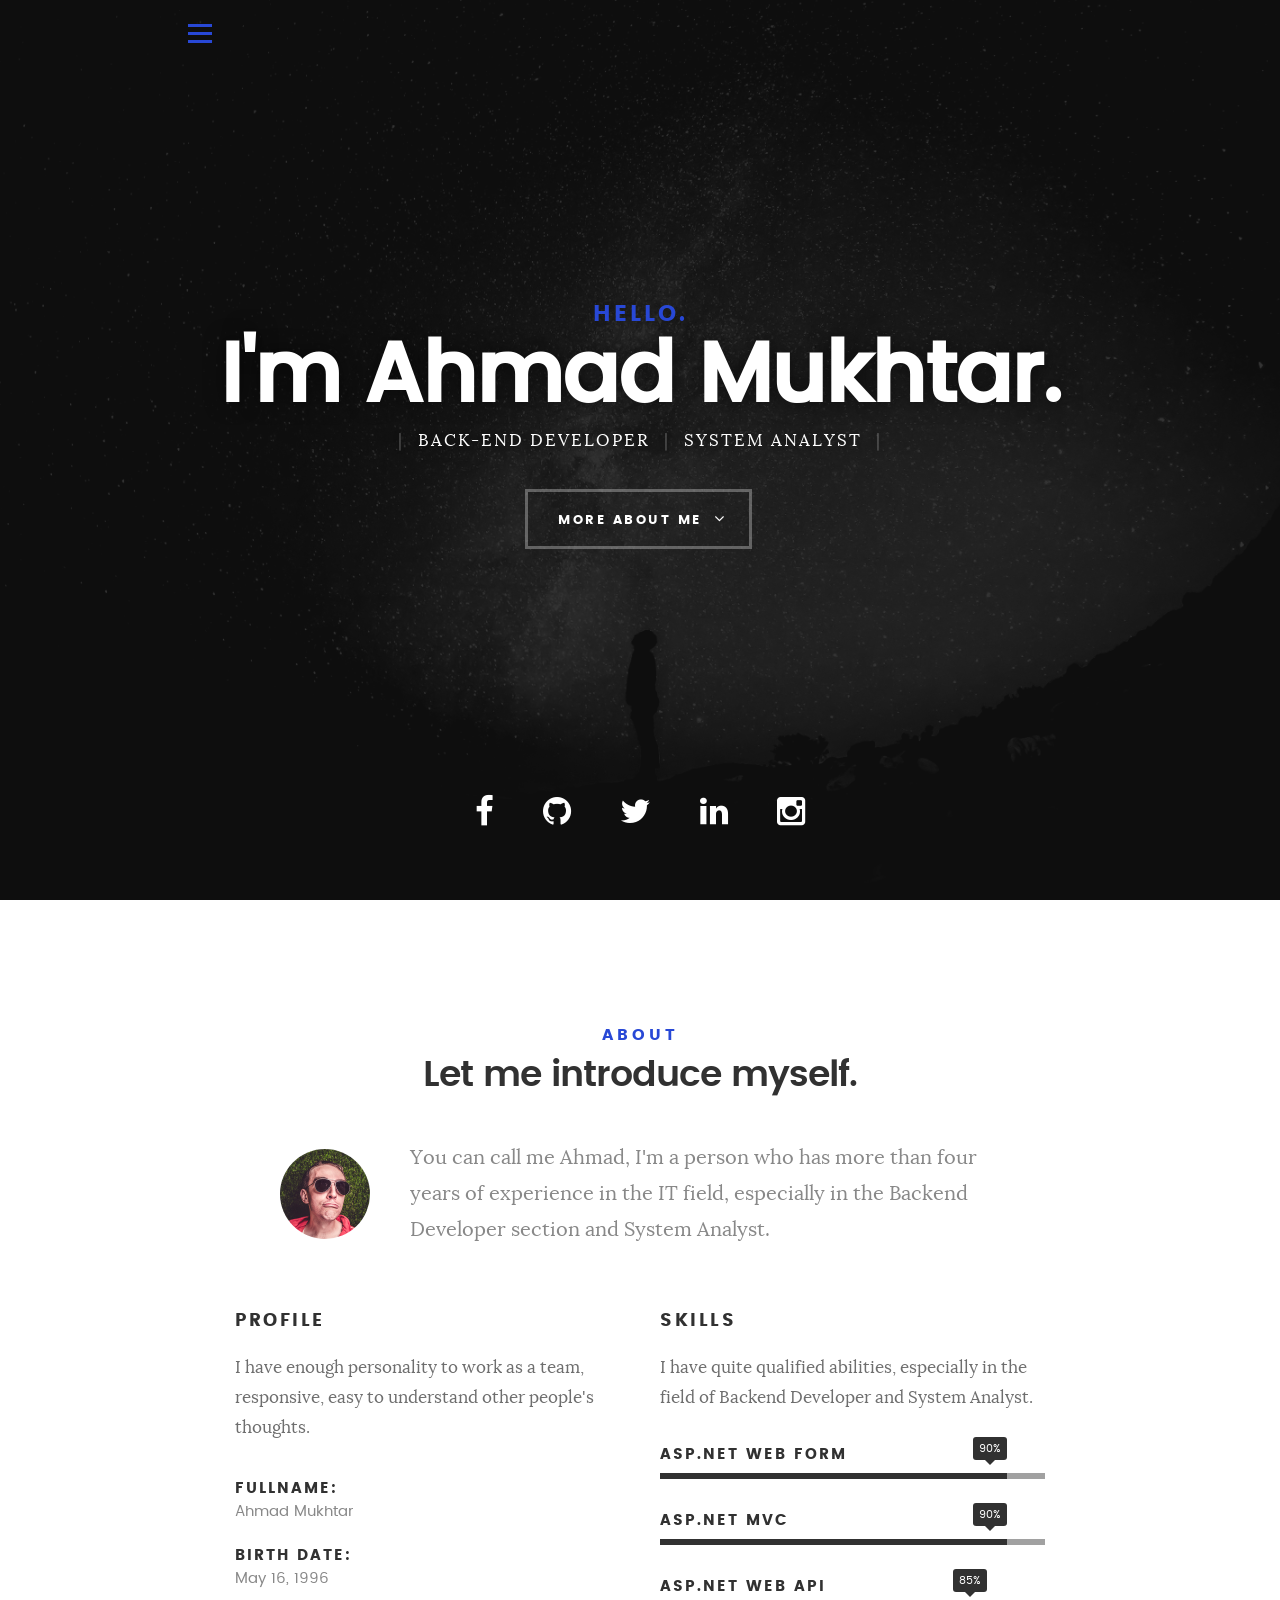
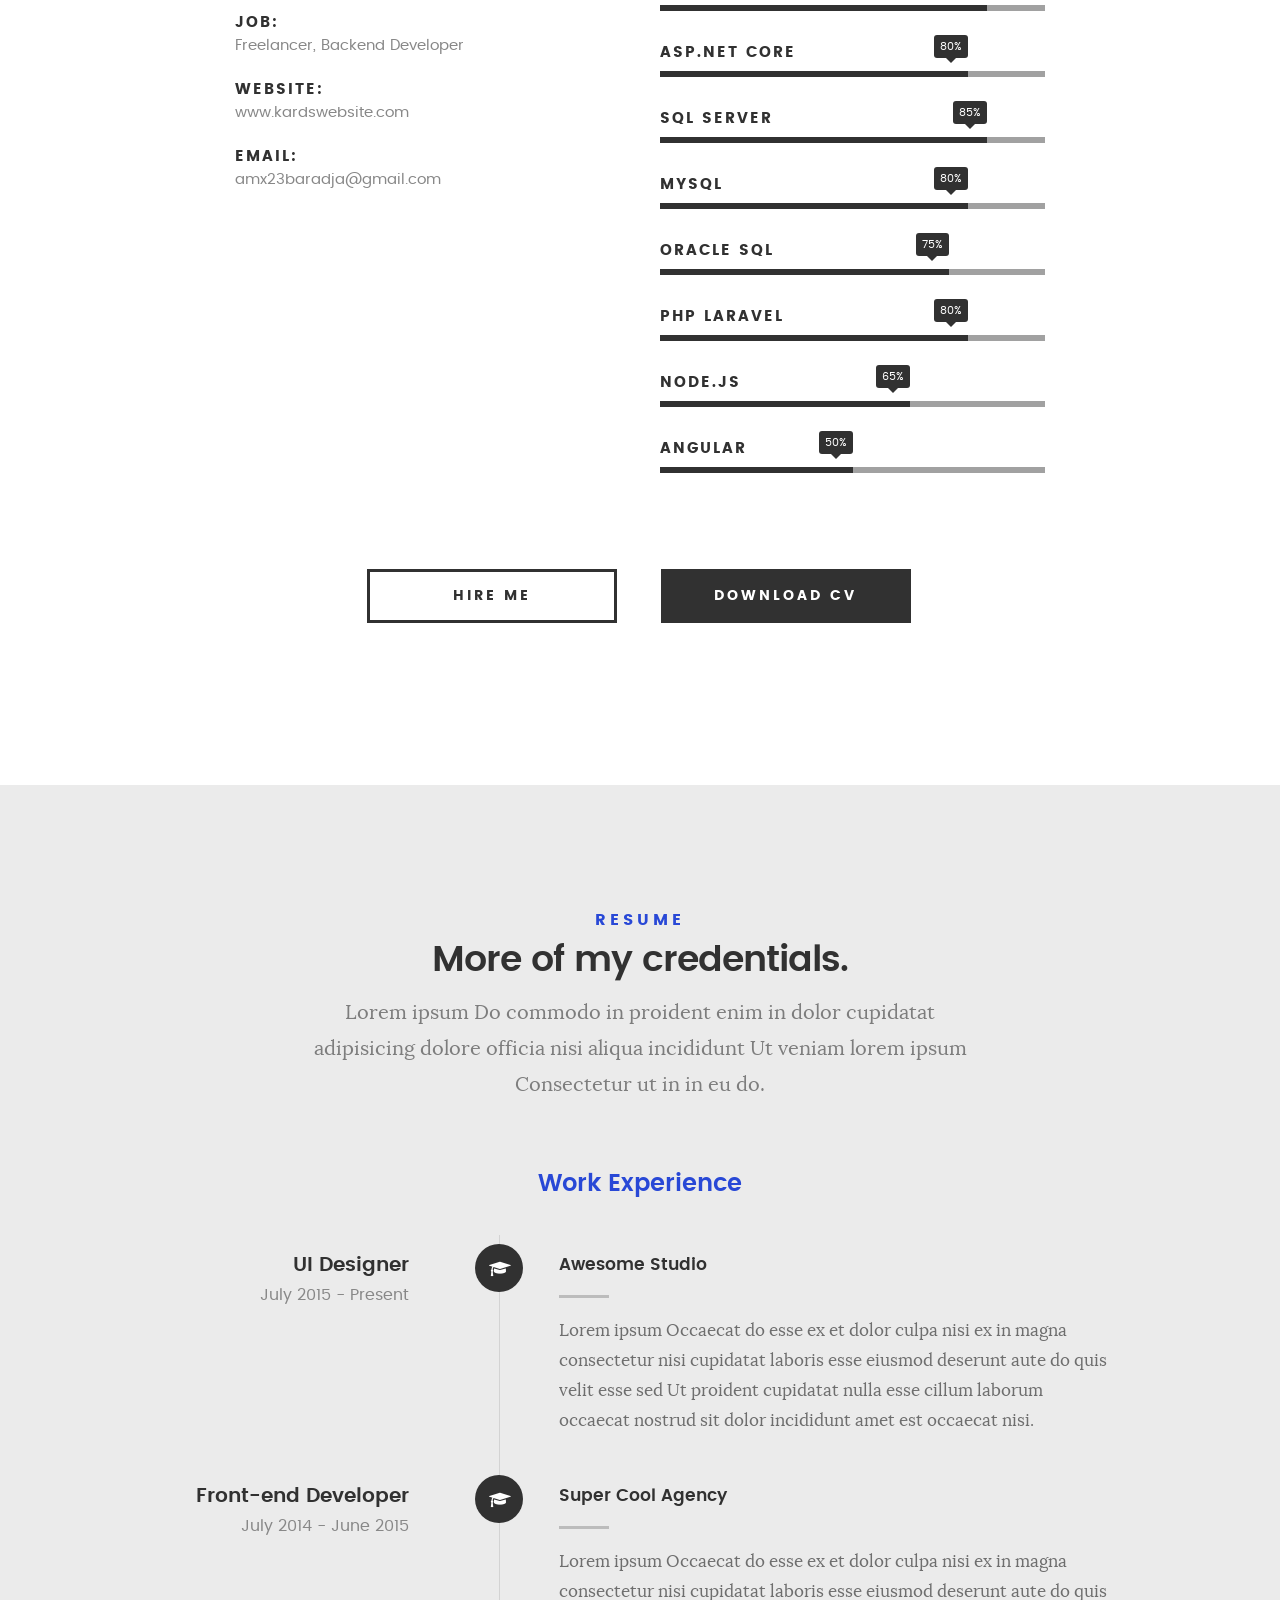
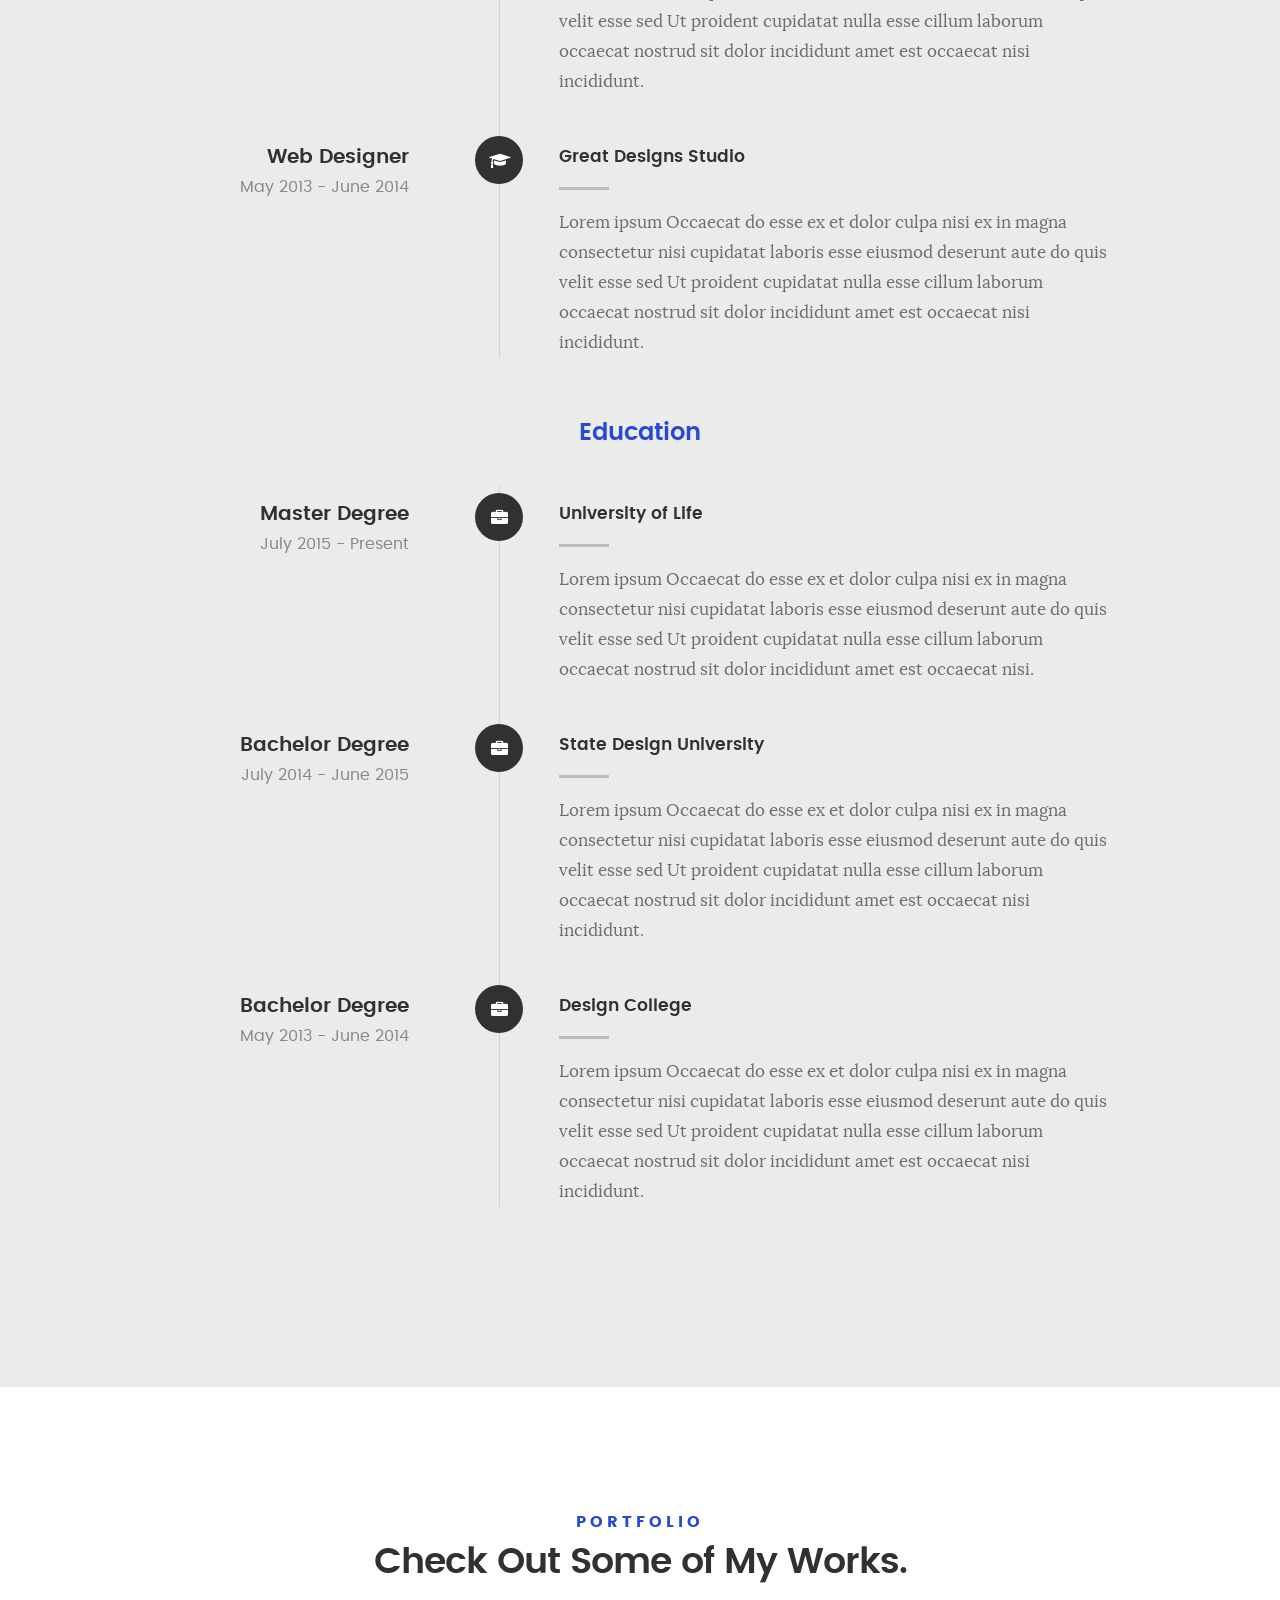
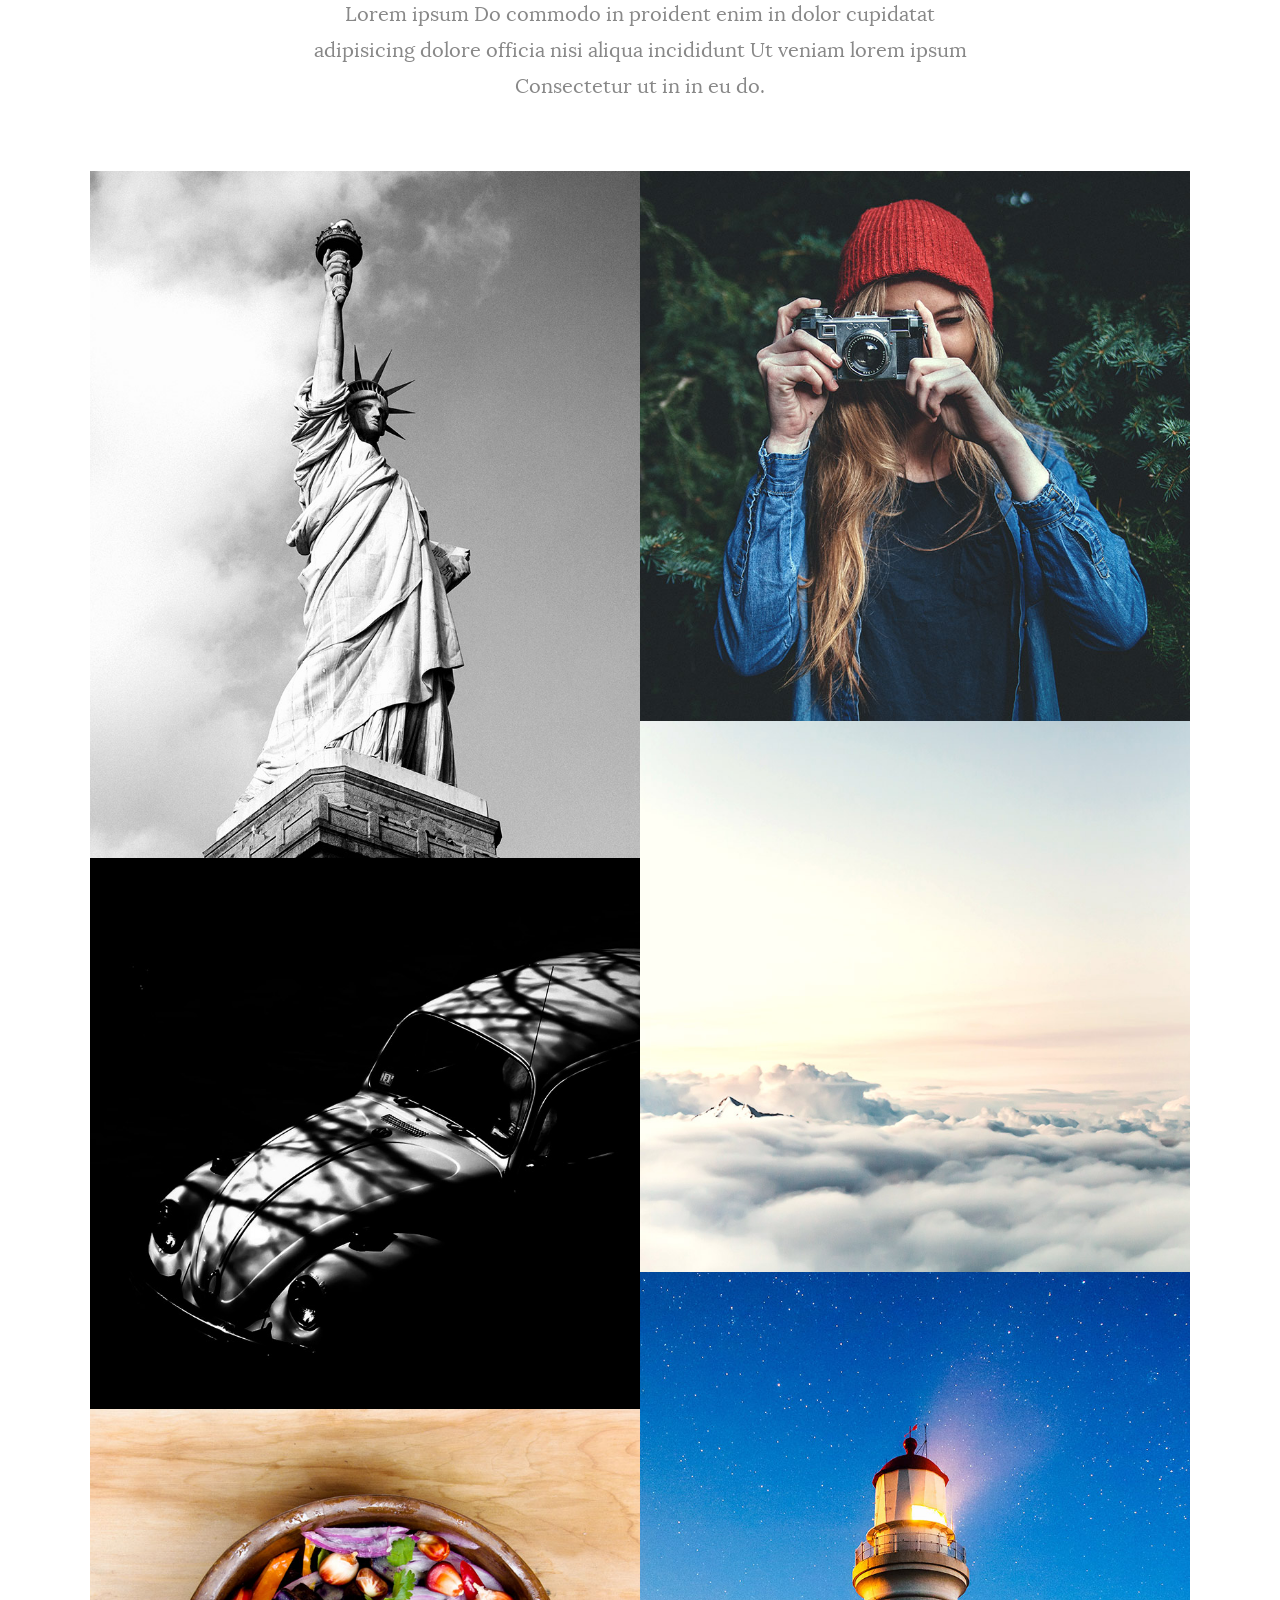
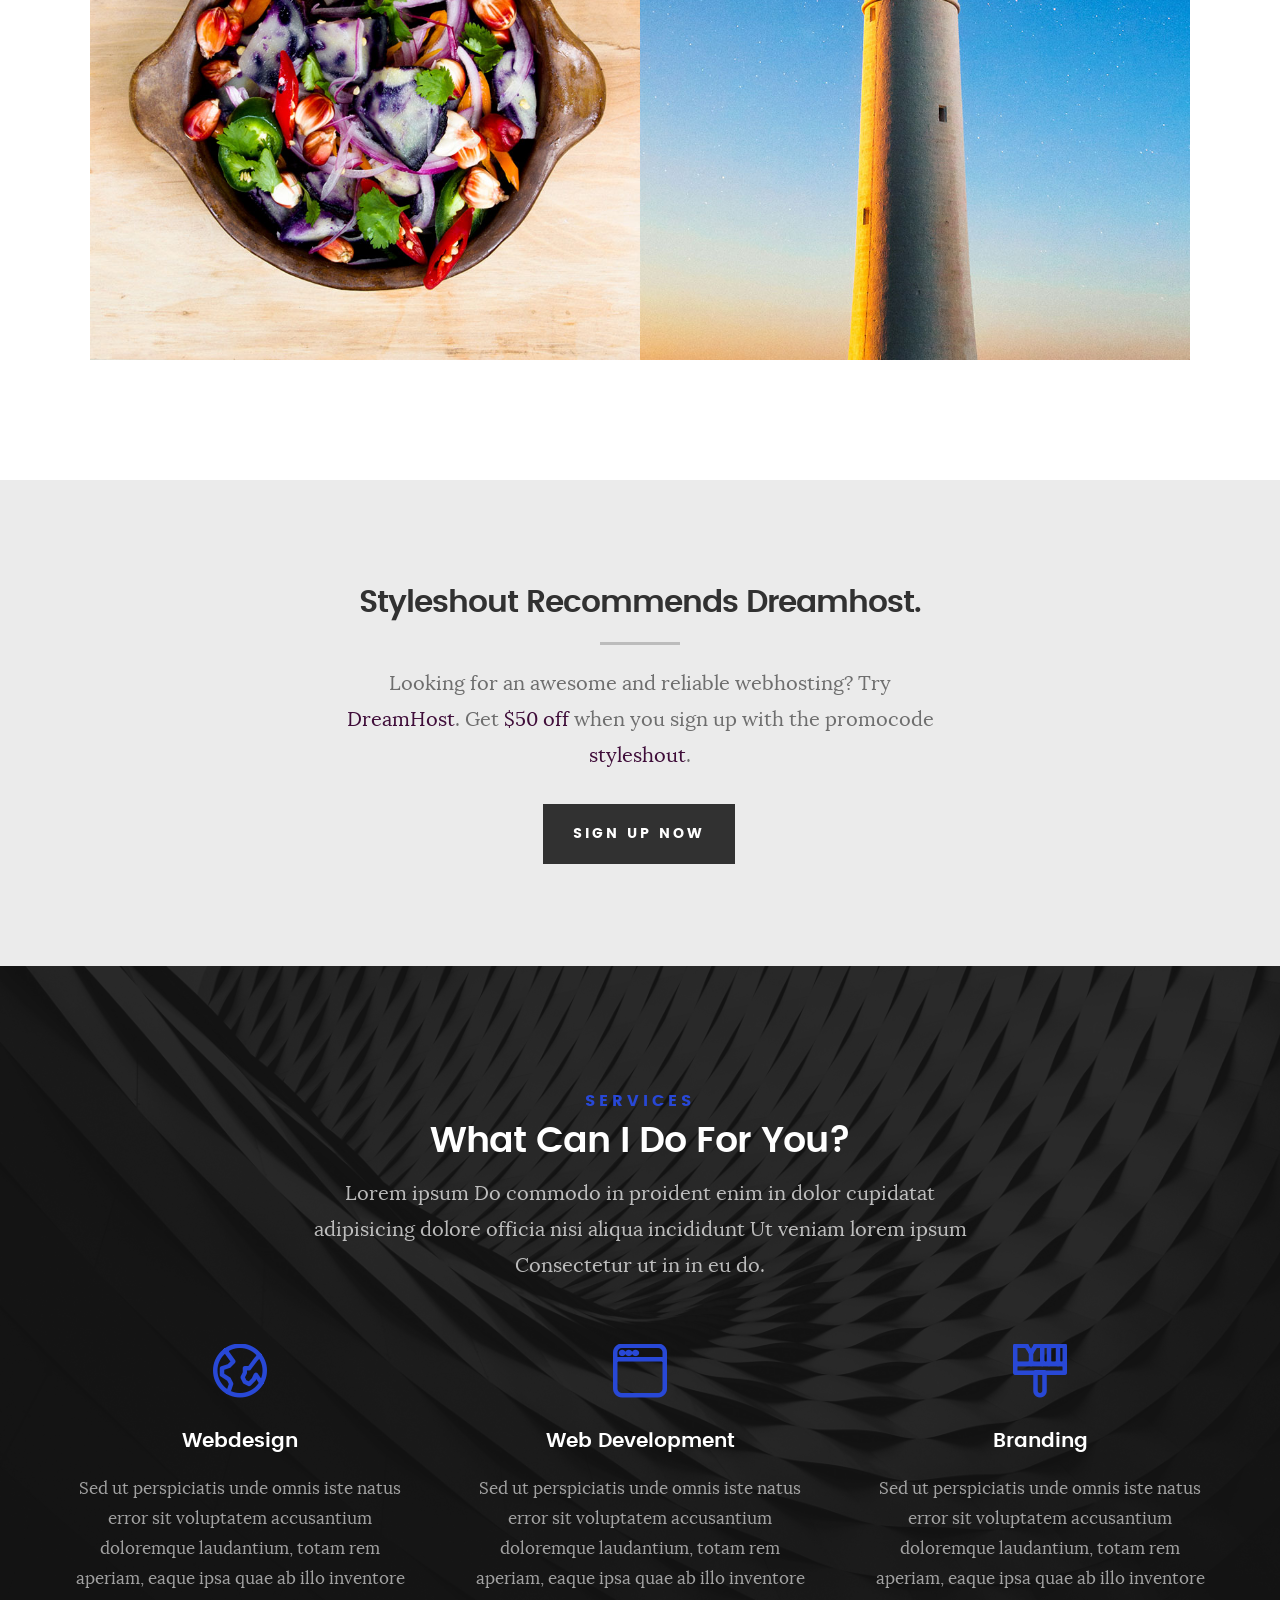
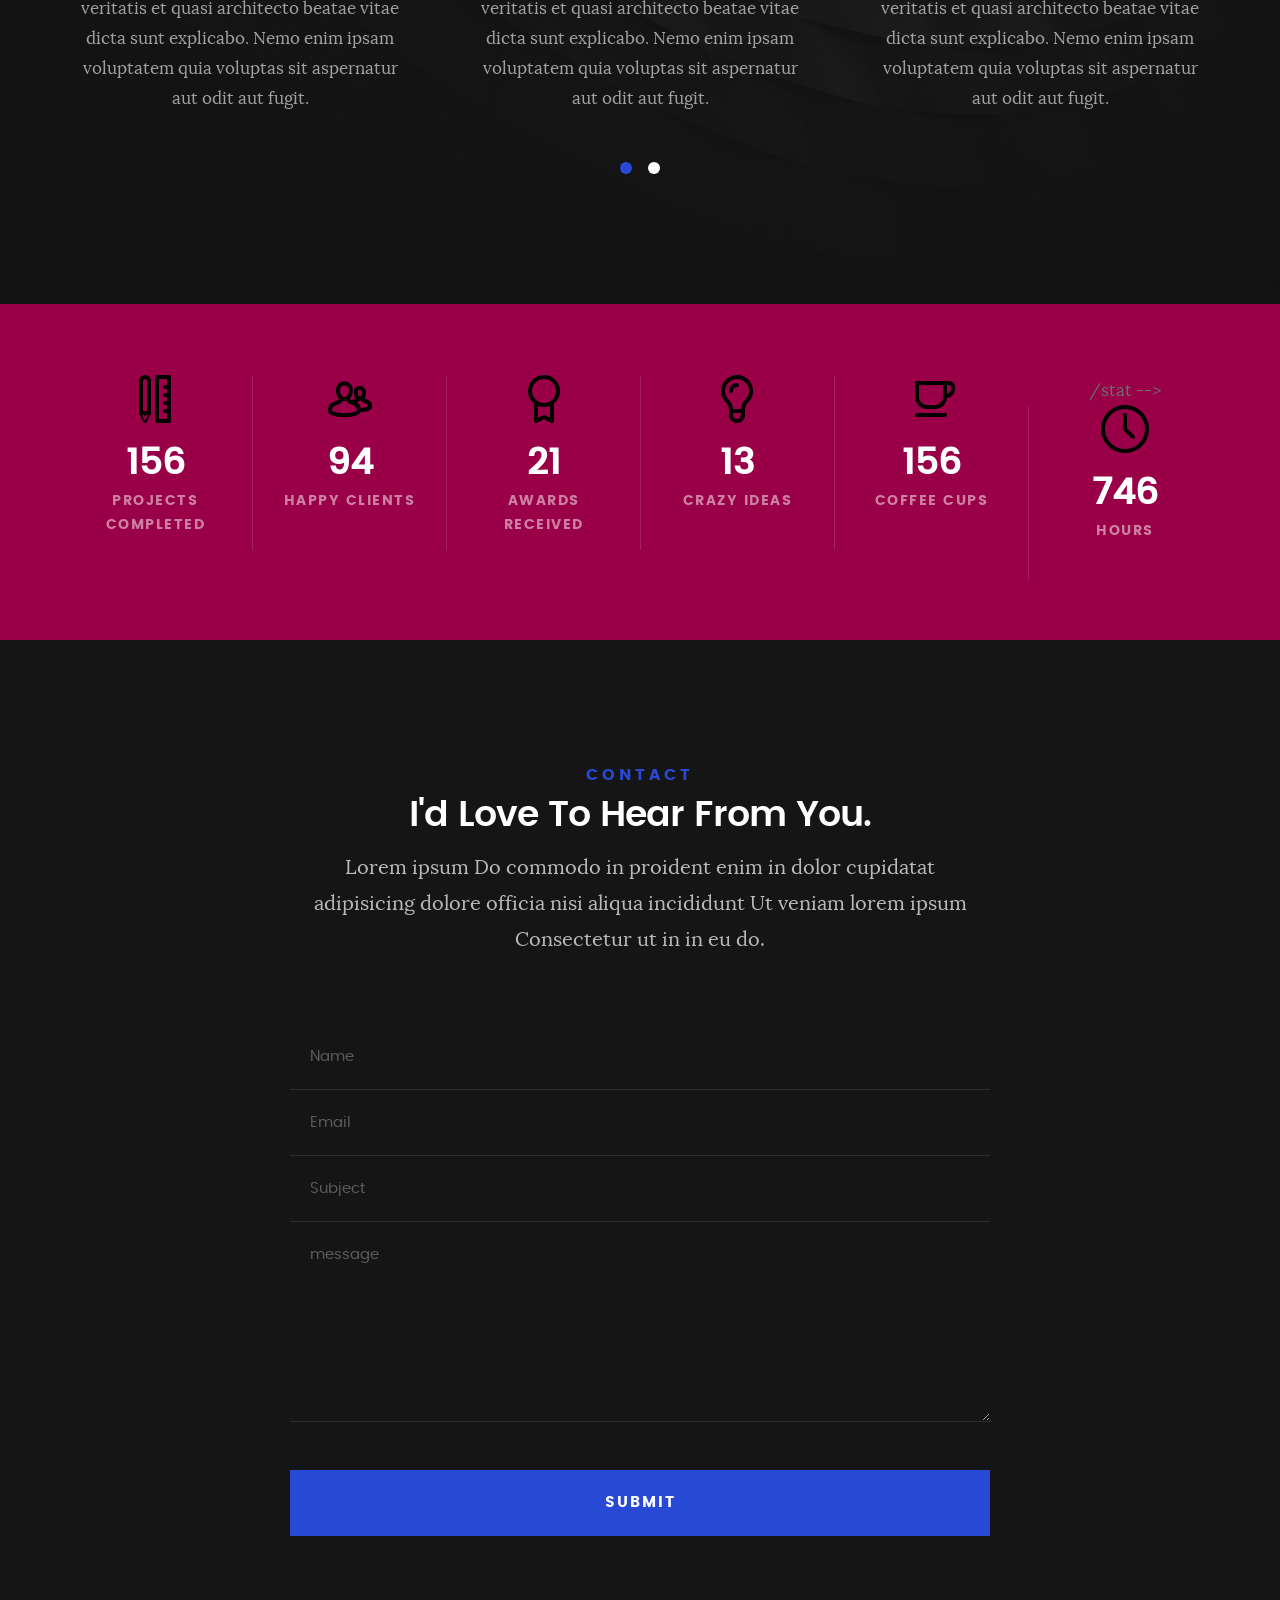
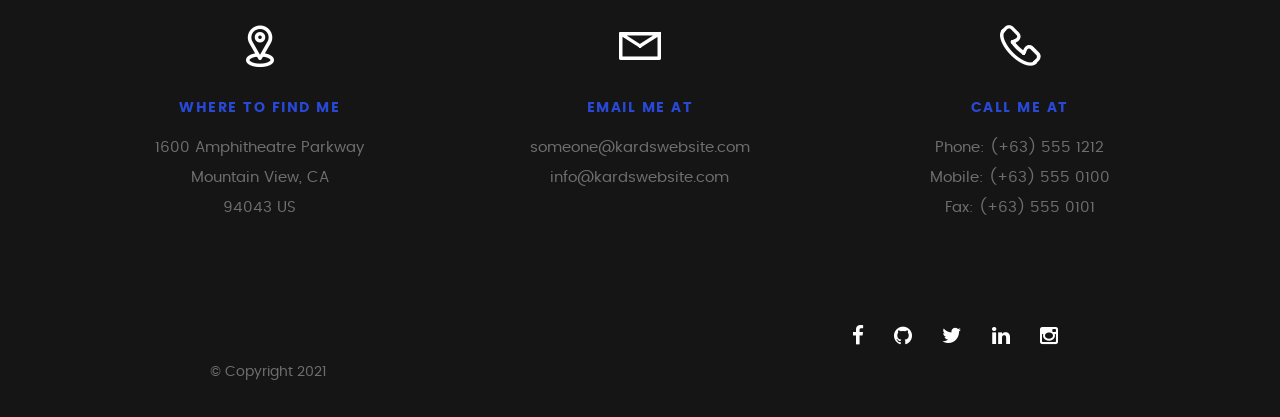
<file: index copy.html>
<!DOCTYPE html>
<!--[if IE 8 ]><html class="no-js oldie ie8" lang="en"> <![endif]-->
<!--[if IE 9 ]><html class="no-js oldie ie9" lang="en"> <![endif]-->
<!--[if (gte IE 9)|!(IE)]><!--><html class="no-js" lang="en"> <!--<![endif]-->
<head>

   <!--- basic page needs
   ================================================== -->
   <meta charset="utf-8">
	<title>Kards</title>
	<meta name="description" content="">  
	<meta name="author" content="">

   <!-- mobile specific metas
   ================================================== -->
	<meta name="viewport" content="width=device-width, initial-scale=1, maximum-scale=1">

 	<!-- CSS
   ================================================== -->
   <link rel="stylesheet" href="css/base.css">  
   <link rel="stylesheet" href="css/main.css">
   <link rel="stylesheet" href="css/vendor.css">     

   <!-- script
   ================================================== -->   
	<script src="js/modernizr.js"></script>
	<script src="js/pace.min.js"></script>

   <!-- favicons
	================================================== -->
	<link rel="icon" type="image/png" href="favicon.png">

</head>

<body id="top">

	<!-- header 
   ================================================== -->
   <header>   	
   	<div class="row">

   		<div class="top-bar">
   			<a class="menu-toggle" href="#"><span>Menu</span></a>

	   		<div class="logo">
		         <a href="index.html">MENU</a>
		      </div>		      

		   	<nav id="main-nav-wrap">
					<ul class="main-navigation">
						<li class="current"><a class="smoothscroll"  href="#intro" title="">Home</a></li>
						<li><a class="smoothscroll"  href="#about" title="">About</a></li>
						<li><a class="smoothscroll"  href="#resume" title="">Resume</a></li>
						<li><a class="smoothscroll"  href="#portfolio" title="">Portfolio</a></li>
						<li><a class="smoothscroll"  href="#services" title="">Services</a></li>					
						<li><a class="smoothscroll"  href="#contact" title="">Contact</a></li>				
					</ul>
				</nav>    		
   		</div> <!-- /top-bar --> 
   		
   	</div> <!-- /row --> 		
   </header> <!-- /header -->

	<!-- intro section
   ================================================== -->
   <section id="intro">   

   	<div class="intro-overlay"></div>	

   	<div class="intro-content">
   		<div class="row">

   			<div class="col-twelve">

	   			<h5>Hello.</h5>
	   			<h1>I'm Ahmad Mukhtar.</h1>

	   			<p class="intro-position">
	   				<span>Back-end Developer</span>
	   				<span>System Analyst</span> 
	   			</p>

	   			<a class="button stroke smoothscroll" href="#about" title="">More About Me</a>

	   		</div>  
   			
   		</div>   		 		
   	</div> <!-- /intro-content --> 

   	<ul class="intro-social">        
         <li><a href="https://www.facebook.com/ahmad.mukhtar.180/" target="_blank"><i class="fa fa-facebook"></i></a></li>
         <li><a href="https://github.com/ahmedmutar" target="_blank"><i class="fa fa-github"></i></a></li>
         <li><a href="https://twitter.com/ahmdmutar" target="_blank"><i class="fa fa-twitter"></i></a></li>
         <li><a href="https://www.linkedin.com/in/ahmad-mukhtar-73893b12b/" target="_blank"><i class="fa fa-linkedin"></i></a></li>
         <li><a href="https://www.instagram.com/ahmdmutar" target="_blank"><i class="fa fa-instagram"></i></a></li>
      </ul> <!-- /intro-social -->      	

   </section> <!-- /intro -->


   <!-- about section
   ================================================== -->
   <section id="about">  

   	<div class="row section-intro">
   		<div class="col-twelve">

   			<h5>About</h5>
   			<h1>Let me introduce myself.</h1>

   			<div class="intro-info">

   				<img src="images/profile-pic.jpg" alt="Profile Picture">

   				<p class="lead">You can call me Ahmad, I'm a person who has more than four years of experience in the IT field, especially in the Backend Developer section and System Analyst.</p>
   			</div>   			

   		</div>   		
   	</div> <!-- /section-intro -->

   	<div class="row about-content">

   		<div class="col-six tab-full">

   			<h3>Profile</h3>
   			<p>I have enough personality to work as a team, responsive, easy to understand other people's thoughts.</p>

   			<ul class="info-list">
   				<li>
   					<strong>Fullname:</strong>
   					<span>Ahmad Mukhtar</span>
   				</li>
   				<li>
   					<strong>Birth Date:</strong>
   					<span>May 16, 1996</span>
   				</li>
   				<li>
   					<strong>Job:</strong>
   					<span>Freelancer, Backend Developer</span>
   				</li>
   				<li>
   					<strong>Website:</strong>
   					<span>www.kardswebsite.com</span>
   				</li>
   				<li>
   					<strong>Email:</strong>
   					<span>amx23baradja@gmail.com</span>
   				</li>

   			</ul> <!-- /info-list -->

   		</div>

   		<div class="col-six tab-full">

   			<h3>Skills</h3>
   			<p>I have quite qualified abilities, especially in the field of Backend Developer and System Analyst.</p>

				<ul class="skill-bars">
					<li>
						<div class="progress percent90"><span>90%</span></div>
						<strong>ASP.NET WEB FORM</strong>
					</li>
					<li>
						<div class="progress percent90"><span>90%</span></div>
						<strong>ASP.NET MVC</strong>
					</li>
					<li>
						<div class="progress percent85"><span>85%</span></div>
						<strong>ASP.NET WEB API</strong>
					</li>
					<li>
						<div class="progress percent80"><span>80%</span></div>
						<strong>ASP.NET CORE</strong>
					</li>
					<li>
						<div class="progress percent85"><span>85%</span></div>
						<strong>SQL SERVER</strong>
					</li>
					<li>
						<div class="progress percent80"><span>80%</span></div>
						<strong>MYSQL</strong>
					</li>
					<li>
						<div class="progress percent75"><span>75%</span></div>
						<strong>ORACLE SQL</strong>
					</li>
					<li>
						<div class="progress percent80"><span>80%</span></div>
						<strong>PHP LARAVEL</strong>
					</li>
					<li>
						<div class="progress percent65"><span>65%</span></div>
						<strong>NODE.JS</strong>
					</li>
					<li>
						<div class="progress percent50"><span>50%</span></div>
						<strong>ANGULAR</strong>
					</li>
				   <!-- <li>
				   	<div class="progress percent90"><span>90%</span></div>
				   	<strong>HTML5</strong>
				   </li>
				   <li>
				   	<div class="progress percent70"><span>70%</span></div>
				   	<strong>CSS3</strong>
				   </li>
				   <li>
				   	<div class="progress percent70"><span>70%</span></div>
				   	<strong>JQuery</strong>
				   </li>
				   <li>
				   	<div class="progress percent80"><span>80%</span></div>
				   	<strong>PHP</strong>
				   </li>
				   <li>
					<div class="progress percent90"><span>90%</span></div>
					<strong>ASP.Net</strong>
					</li>
				   <li>
				   	<div class="progress percent75"><span>75%</span></div>
				   	<strong>Wordpress</strong>
				   </li> -->
      
				</ul> <!-- /skill-bars -->		

   		</div>

   	</div>

   	<div class="row button-section">
   		<div class="col-twelve">
   			<a href="#contact" title="Hire Me" class="button stroke smoothscroll">Hire Me</a>
   			<a href="#" title="Download CV" class="button button-primary">Download CV</a>
   		</div>   		
   	</div>

   </section> <!-- /process-->    


   <!-- resume Section
   ================================================== -->
	<section id="resume" class="grey-section">

		<div class="row section-intro">
   		<div class="col-twelve">

   			<h5>Resume</h5>
   			<h1>More of my credentials.</h1>

   			<p class="lead">Lorem ipsum Do commodo in proident enim in dolor cupidatat adipisicing dolore officia nisi aliqua incididunt Ut veniam lorem ipsum Consectetur ut in in eu do.</p>

   		</div>   		
   	</div> <!-- /section-intro--> 

   	<div class="row resume-timeline">

   		<div class="col-twelve resume-header">

   			<h2>Work Experience</h2>

   		</div> <!-- /resume-header -->

   		<div class="col-twelve">

   			<div class="timeline-wrap">

   				<div class="timeline-block">

	   				<div class="timeline-ico">
	   					<i class="fa fa-graduation-cap"></i>
	   				</div>

	   				<div class="timeline-header">
	   					<h3>UI Designer</h3>
	   					<p>July 2015 - Present</p>
	   				</div>

	   				<div class="timeline-content">
	   					<h4>Awesome Studio</h4>
	   					<p>Lorem ipsum Occaecat do esse ex et dolor culpa nisi ex in magna consectetur nisi cupidatat laboris esse eiusmod deserunt aute do quis velit esse sed Ut proident cupidatat nulla esse cillum laborum occaecat nostrud sit dolor incididunt amet est occaecat nisi.</p>
	   				</div>

	   			</div> <!-- /timeline-block -->

	   			<div class="timeline-block">

	   				<div class="timeline-ico">
	   					<i class="fa fa-graduation-cap"></i>
	   				</div>

	   				<div class="timeline-header">
	   					<h3>Front-end Developer</h3>
	   					<p>July 2014 - June 2015</p>
	   				</div>

	   				<div class="timeline-content">
	   					<h4>Super Cool Agency</h4>
	   					<p>Lorem ipsum Occaecat do esse ex et dolor culpa nisi ex in magna consectetur nisi cupidatat laboris esse eiusmod deserunt aute do quis velit esse sed Ut proident cupidatat nulla esse cillum laborum occaecat nostrud sit dolor incididunt amet est occaecat nisi incididunt.</p>
	   				</div>

	   			</div> <!-- /timeline-block -->

	   			<div class="timeline-block">

	   				<div class="timeline-ico">
	   					<i class="fa fa-graduation-cap"></i>
	   				</div>

	   				<div class="timeline-header">
	   					<h3>Web Designer</h3>
	   					<p>May 2013 - June 2014</p>
	   				</div>

	   				<div class="timeline-content">
	   					<h4>Great Designs Studio</h4>
	   					<p>Lorem ipsum Occaecat do esse ex et dolor culpa nisi ex in magna consectetur nisi cupidatat laboris esse eiusmod deserunt aute do quis velit esse sed Ut proident cupidatat nulla esse cillum laborum occaecat nostrud sit dolor incididunt amet est occaecat nisi incididunt.</p>
	   				</div>

	   			</div> <!-- /timeline-block -->

   			</div> <!-- /timeline-wrap -->   			

   		</div> <!-- /col-twelve -->
   		
   	</div> <!-- /resume-timeline -->
   	
   	<div class="row resume-timeline">

   		<div class="col-twelve resume-header">

   			<h2>Education</h2>

   		</div> <!-- /resume-header -->

   		<div class="col-twelve">

   			<div class="timeline-wrap">

   				<div class="timeline-block">

	   				<div class="timeline-ico">
	   					<i class="fa fa-briefcase"></i>
	   				</div>

	   				<div class="timeline-header">
	   					<h3>Master Degree</h3>
	   					<p>July 2015 - Present</p>
	   				</div>

	   				<div class="timeline-content">
	   					<h4>University of Life</h4>
	   					<p>Lorem ipsum Occaecat do esse ex et dolor culpa nisi ex in magna consectetur nisi cupidatat laboris esse eiusmod deserunt aute do quis velit esse sed Ut proident cupidatat nulla esse cillum laborum occaecat nostrud sit dolor incididunt amet est occaecat nisi.</p>
	   				</div>

	   			</div> <!-- /timeline-block -->

	   			<div class="timeline-block">

	   				<div class="timeline-ico">
	   					<i class="fa fa-briefcase"></i>
	   				</div>

	   				<div class="timeline-header">
	   					<h3>Bachelor Degree</h3>
	   					<p>July 2014 - June 2015</p>
	   				</div>

	   				<div class="timeline-content">
	   					<h4>State Design University</h4>
	   					<p>Lorem ipsum Occaecat do esse ex et dolor culpa nisi ex in magna consectetur nisi cupidatat laboris esse eiusmod deserunt aute do quis velit esse sed Ut proident cupidatat nulla esse cillum laborum occaecat nostrud sit dolor incididunt amet est occaecat nisi incididunt.</p>
	   				</div>

	   			</div> <!-- /timeline-block -->

	   			<div class="timeline-block">

	   				<div class="timeline-ico">
	   					<i class="fa fa-briefcase"></i>
	   				</div>

	   				<div class="timeline-header">
	   					<h3>Bachelor Degree</h3>
	   					<p>May 2013 - June 2014</p>
	   				</div>

	   				<div class="timeline-content">
	   					<h4>Design College</h4>
	   					<p>Lorem ipsum Occaecat do esse ex et dolor culpa nisi ex in magna consectetur nisi cupidatat laboris esse eiusmod deserunt aute do quis velit esse sed Ut proident cupidatat nulla esse cillum laborum occaecat nostrud sit dolor incididunt amet est occaecat nisi incididunt.</p>
	   				</div>

	   			</div> <!-- /timeline-block -->

   			</div> <!-- /timeline-wrap -->   			

   		</div> <!-- /col-twelve -->
   		
   	</div> <!-- /resume-timeline -->
		
	</section> <!-- /features -->


	<!-- Portfolio Section
   ================================================== -->
	<section id="portfolio">

		<div class="row section-intro">
   		<div class="col-twelve">

   			<h5>Portfolio</h5>
   			<h1>Check Out Some of My Works.</h1>

   			<p class="lead">Lorem ipsum Do commodo in proident enim in dolor cupidatat adipisicing dolore officia nisi aliqua incididunt Ut veniam lorem ipsum Consectetur ut in in eu do.</p>

   		</div>   		
   	</div> <!-- /section-intro--> 

   	<div class="row portfolio-content">

   		<div class="col-twelve">

   			<!-- portfolio-wrapper -->
	         <div id="folio-wrapper" class="block-1-2 block-mob-full stack">

	         	<div class="bgrid folio-item">
	               <div class="item-wrap">
	               	<img src="images/portfolio/liberty.jpg" alt="Liberty">
	                  <a href="#modal-01" class="overlay">	                  	           
	                     <div class="folio-item-table">
	                     	<div class="folio-item-cell">
		     					       <h3 class="folio-title">Liberty</h3>	     					    
		     					    	 <span class="folio-types">
		     					       	  Graphic Design
		     					       </span>
		     					   </div>	                      	
	                     </div>                    
	                  </a>
	               </div>	               
	        		</div> <!-- /folio-item -->

	        		<div class="bgrid folio-item">
	               <div class="item-wrap">
	               	<img src="images/portfolio/shutterbug.jpg" alt="Shutterbug">
	               	<a href="#modal-02" class="overlay">              		                  
	                     <div class="folio-item-table">
	                     	<div class="folio-item-cell">
	                     		<h3 class="folio-title">Shutterbug</h3>	     					    
		     					    	<span class="folio-types">
		     					       	  Web Design
		     					      </span>		     		
		     					   </div> 	                      	
	                     </div>                    
	                  </a>
	               </div>
	        		</div> <!-- /folio-item -->

	            <div class="bgrid folio-item">
	               <div class="item-wrap">
	               	<img src="images/portfolio/clouds.jpg"alt="Clouds">
	                  <a href="#modal-03" class="overlay">             		                  
	                     <div class="folio-item-table">
	                     	<div class="folio-item-cell">
	                     		<h3 class="folio-title">Clouds</h3>	     					    
		     					    	<span class="folio-types">
		     					       	  Web Design
		     					      </span>		     		
		     					   </div> 	                      	
	                     </div>                    
	                  </a>
	               </div>
	        		</div> <!-- /folio-item -->

	            <div class="bgrid folio-item">
	               <div class="item-wrap">
	               	<img src="images/portfolio/beetle.jpg" alt="Beetle">
	                  <a href="#modal-04" class="overlay">                  	                 
	                     <div class="folio-item-table">
	                     	<div class="folio-item-cell">
	                     		<h3 class="folio-title">Beetle</h3>	     					    
		     					    	<span class="folio-types">
		     					       	  Branding
		     					      </span>		     		
		     					   </div>  	                      	
	                     </div>                    
	                  </a>
	               </div>
	        		</div> <!-- /folio-item -->     

	        		<div class="bgrid folio-item">
	               <div class="item-wrap">
	               	<img src="images/portfolio/lighthouse.jpg" alt="Lighthouse">
	                  <a href="#modal-05" class="overlay">             		                  
	                     <div class="folio-item-table">
	                     	<div class="folio-item-cell">
	                     		<h3 class="folio-title">Lighthouse</h3>	     					    
		     					    	<span class="folio-types">
		     					       	  Web Development
		     					      </span>		     		
		     					   </div> 	                      	
	                     </div>                    
	                  </a>
	               </div>
	        		</div> <!-- /folio-item -->

	            <div class="bgrid folio-item">
	               <div class="item-wrap">
	               	<img src="images/portfolio/salad.jpg" alt="Salad">
	                  <a href="#modal-06" class="overlay">
	                     <div class="folio-item-table">
	                     	<div class="folio-item-cell">
	                     		<h3 class="folio-title">Salad</h3>	     					    
		     					    	<span class="folio-types">
		     					       	  Branding
		     					      </span>		     		
		     					   </div>	                      	
	                     </div>                    
	                  </a>
	               </div>
	        		</div> <!-- /folio-item -->   

	            <!-- modal popups - begin
	            ============================================================= -->
	            <div id="modal-01" class="popup-modal slider mfp-hide">	

				     	<div class="media">
				     		<img src="images/portfolio/modals/m-liberty.jpg" alt="" />
				     	</div>      	

					   <div class="description-box">
					      <h4>Liberty</h4>		      
					      <p>Proin gravida nibh vel velit auctor aliquet. Aenean sollicitudin, lorem quis bibendum auctor, nisi elit consequat ipsum, nec sagittis sem nibh id elit.</p>

					      <div class="categories">Web Development</div>			               
					   </div>

			         <div class="link-box">
			            <a href="http://www.behance.net">Details</a>
					      <a href="#" class="popup-modal-dismiss">Close</a>
			         </div>		      

				   </div> <!-- /modal-01 -->

				   <div id="modal-02" class="popup-modal slider mfp-hide">	

				     	<div class="media">
				     		<img src="images/portfolio/modals/m-shutterbug.jpg" alt="" />
				     	</div>      	

					   <div class="description-box">
					      <h4>Shutterbug</h4>		      
					      <p>Proin gravida nibh vel velit auctor aliquet. Aenean sollicitudin, lorem quis bibendum auctor, nisi elit consequat ipsum, nec sagittis sem nibh id elit.</p>

					      <div class="categories">Web Design</div>			               
					   </div>

			         <div class="link-box">
			            <a href="http://www.behance.net">Details</a>
					      <a href="#" class="popup-modal-dismiss">Close</a>
			         </div>		      

				   </div> <!-- /modal-02 -->

				   <div id="modal-03" class="popup-modal slider mfp-hide">	

				     	<div class="media">
				     		<img src="images/portfolio/modals/m-clouds.jpg" alt="" />
				     	</div>      	

					   <div class="description-box">
					      <h4>Clouds</h4>		      
					      <p>Proin gravida nibh vel velit auctor aliquet. Aenean sollicitudin, lorem quis bibendum auctor, nisi elit consequat ipsum, nec sagittis sem nibh id elit.</p>

					      <div class="categories">Web Design</div>			               
					   </div>

			         <div class="link-box">
			            <a href="http://www.behance.net">Details</a>
					      <a href="#" class="popup-modal-dismiss">Close</a>
			         </div>		      

				   </div> <!-- /modal-03 -->

				   <div id="modal-04" class="popup-modal slider mfp-hide">	

				     	<div class="media">
				     		<img src="images/portfolio/modals/m-beetle.jpg" alt="" />
				     	</div>      	

					   <div class="description-box">
					      <h4>Beetle</h4>		      
					      <p>Proin gravida nibh vel velit auctor aliquet. Aenean sollicitudin, lorem quis bibendum auctor, nisi elit consequat ipsum, nec sagittis sem nibh id elit.</p>

					      <div class="categories">Branding</div>			               
					   </div>

			         <div class="link-box">
			            <a href="http://www.behance.net">Details</a>
					      <a href="#" class="popup-modal-dismiss">Close</a>
			         </div>		      

				   </div> <!-- /modal-04 -->

				   <div id="modal-05" class="popup-modal slider mfp-hide">	

				     	<div class="media">
				     		<img src="images/portfolio/modals/m-lighthouse.jpg" alt="" />
				     	</div>      	

					   <div class="description-box">
					      <h4>Lighthouse</h4>		      
					      <p>Proin gravida nibh vel velit auctor aliquet. Aenean sollicitudin, lorem quis bibendum auctor, nisi elit consequat ipsum, nec sagittis sem nibh id elit.</p>

					      <div class="categories">Web Development</div>			               
					   </div>

			         <div class="link-box">
			            <a href="http://www.behance.net">Details</a>
					      <a href="#" class="popup-modal-dismiss">Close</a>
			         </div>		      

				   </div> <!-- /modal-05 -->

				   <div id="modal-06" class="popup-modal slider mfp-hide">	

				     	<div class="media">
				     		<img src="images/portfolio/modals/m-salad.jpg" alt="" />
				     	</div>      	

					   <div class="description-box">
					      <h4>Salad</h4>		      
					      <p>Proin gravida nibh vel velit auctor aliquet. Aenean sollicitudin, lorem quis bibendum auctor, nisi elit consequat ipsum, nec sagittis sem nibh id elit.</p>

					      <div class="categories">Branding</div>			               
					   </div>

			         <div class="link-box">
			            <a href="http://www.behance.net">Details</a>
					      <a href="#" class="popup-modal-dismiss">Close</a>
			         </div>		      

				   </div> <!-- /modal-06 -->


				   <!-- modal popups - end
	            ============================================================= -->

	         </div> <!-- /portfolio-wrapper --> 

   		</div>  <!-- /twelve -->   

   	</div> <!-- /portfolio-content --> 
		
	</section> <!-- /portfolio --> 


	<!-- CTA Section
   ================================================== -->
	<section id="cta" class="grey-section">

   	<div class="row cta-content">

   		<div class="col-twelve section-ads">  

	     		<h2 class="h01"><a href="http://www.dreamhost.com/r.cgi?287326|STYLESHOUT">Styleshout Recommends Dreamhost.</a></h2>

		      <p class="lead">
		      Looking for an awesome and reliable webhosting? Try <a href="http://www.dreamhost.com/r.cgi?287326|STYLESHOUT"><span>DreamHost</span></a>.
				Get <span>$50 off</span> when you sign up with the promocode <span>styleshout</span>. 
				<!-- Simply type	the promocode in the box labeled “Promo Code” when placing your order. -->	
				</p>

				<div class="action">
			      <a class="button button-primary large" href="http://www.dreamhost.com/r.cgi?287326|STYLESHOUT">Sign Up Now</a>
		      </div>		     	

   		</div>

   	</div> <!-- /cta-content -->

   </section> <!-- /cta --> 

	
	<!-- services Section
   ================================================== -->
	<section id="services">

		<div class="overlay"></div>

		<div class="row section-intro">
   		<div class="col-twelve">

   			<h5>Services</h5>
   			<h1>What Can I Do For You?</h1>

   			<p class="lead">Lorem ipsum Do commodo in proident enim in dolor cupidatat adipisicing dolore officia nisi aliqua incididunt Ut veniam lorem ipsum Consectetur ut in in eu do.</p>

   		</div>   		
   	</div> <!-- /section-intro -->

   	<div class="row services-content">

   		<div id="owl-slider" class="owl-carousel services-list">

	      	<div class="service">	

	      		<span class="icon"><i class="icon-earth"></i></span>            

	            <div class="service-content">	

	            	 <h3>Webdesign</h3>

		            <p class="desc">Sed ut perspiciatis unde omnis iste natus error sit voluptatem accusantium doloremque laudantium, totam rem aperiam, eaque ipsa quae ab illo inventore veritatis et quasi architecto beatae vitae dicta sunt explicabo. Nemo enim ipsam voluptatem quia voluptas sit aspernatur aut odit aut fugit.
	         		</p>
	         		
	         	</div> 	         	 

				</div> <!-- /service -->

				<div class="service">	

					<span class="icon"><i class="icon-window"></i></span>                          

	            <div class="service-content">	

	            	<h3>Web Development</h3>  

		            <p class="desc">Sed ut perspiciatis unde omnis iste natus error sit voluptatem accusantium doloremque laudantium, totam rem aperiam, eaque ipsa quae ab illo inventore veritatis et quasi architecto beatae vitae dicta sunt explicabo. Nemo enim ipsam voluptatem quia voluptas sit aspernatur aut odit aut fugit.
	         		</p>

	            </div>	                          

			   </div> <!-- /service -->

			   <div class="service">

			   	<span class="icon"><i class="icon-paint-brush"></i></span>		            

	            <div class="service-content">

	            	<h3>Branding</h3>

		            <p class="desc">Sed ut perspiciatis unde omnis iste natus error sit voluptatem accusantium doloremque laudantium, totam rem aperiam, eaque ipsa quae ab illo inventore veritatis et quasi architecto beatae vitae dicta sunt explicabo. Nemo enim ipsam voluptatem quia voluptas sit aspernatur aut odit aut fugit.
	        			</p> 

	            </div> 	            	               

			   </div> <!-- /service -->

				<div class="service">

					<span class="icon"><i class="icon-toggles"></i></span>	              

	            <div class="service-content">

	            	<h3>UI/UX Design</h3>

		            <p class="desc">Sed ut perspiciatis unde omnis iste natus error sit voluptatem accusantium doloremque laudantium, totam rem aperiam, eaque ipsa quae ab illo inventore veritatis et quasi architecto beatae vitae dicta sunt explicabo. Nemo enim ipsam voluptatem quia voluptas sit aspernatur aut odit aut fugit.
	         		</p> 
	         		
	            </div>                

				</div> <!-- /service -->

			   <div class="service">

			   	<span class="icon"><i class="icon-image"></i></span>	            

	            <div class="service-content">

	            	<h3>Graphics Design</h3>

		            <p class="desc">Sed ut perspiciatis unde omnis iste natus error sit voluptatem accusantium doloremque laudantium, totam rem aperiam, eaque ipsa quae ab illo inventore veritatis et quasi architecto beatae vitae dicta sunt explicabo. Nemo enim ipsam voluptatem quia voluptas sit aspernatur aut odit aut fugit.
	        			</p> 

	            </div>	               

			   </div> <!-- /service -->

			   <div class="service">

			   	<span class="icon"><i class="icon-chat"></i></span>	   	           

	            <div class="service-content">

	            	 <h3>Consultancy</h3>

		            <p class="desc">Sed ut perspiciatis unde omnis iste natus error sit voluptatem accusantium doloremque laudantium, totam rem aperiam, eaque ipsa quae ab illo inventore veritatis et quasi architecto beatae vitae dicta sunt explicabo. Nemo enim ipsam voluptatem quia voluptas sit aspernatur aut odit aut fugit.
	        			</p> 
	        			
	            </div>	               

			   </div> <!-- /service -->

	      </div> <!-- /services-list -->
   		
   	</div> <!-- /services-content -->
		
	</section> <!-- /services -->	


	<!-- stats Section
   ================================================== -->
	<section id="stats" class="count-up">

		<div class="row">
			<div class="col-twelve">

				<div class="block-1-6 block-s-1-3 block-tab-1-2 block-mob-full stats-list">

					<div class="bgrid stat">

						<div class="icon-part">
							<i class="icon-pencil-ruler"></i>
						</div>

						<h3 class="stat-count">
							1500
						</h3>

						<h5 class="stat-title">
							Projects Completed
						</h5>

					</div>  /stat -->					

					<div class="bgrid stat">

						<div class="icon-part">
							<i class="icon-users"></i>
						</div>

						<h3 class="stat-count">
							900
						</h3>

						<h5 class="stat-title">
							Happy Clients
						</h5>

					</div> <!-- /stat -->

					<div class="bgrid stat">

						<div class="icon-part">
							<i class="icon-badge"></i>
						</div>

						<h3 class="stat-count">
							200
						</h3>

						<h5 class="stat-title">
							Awards Received
						</h5>

					</div> <!-- /stat -->									

					<div class="bgrid stat">

						<div class="icon-part">
							<i class="icon-light-bulb"></i>
						</div>

						<h3 class="stat-count">
							120
						</h3>

						<h5 class="stat-title">
							Crazy Ideas
						</h5>

					</div> <!-- /stat -->

					<div class="bgrid stat">

						<div class="icon-part">
							<i class="icon-cup"></i>
						</div>

						<h3 class="stat-count">
							1500
						</h3>

						<h5 class="stat-title">
							Coffee Cups
						</h5>

					</div> <!-- /stat -->

					<div class="bgrid stat">

						<div class="icon-part">
							<i class="icon-clock"></i>
						</div>

						<h3 class="stat-count">
							7200
						</h3>

						<h5 class="stat-title">
							Hours
						</h5>

					</div> <!-- /stat -->

				</div> <!-- /stats-list -->

			</div> <!-- /twelve -->
		</div> <!-- /row -->

	</section>

	
   <!-- contact
   ================================================== -->
	<section id="contact">

		<div class="row section-intro">
   		<div class="col-twelve">

   			<h5>Contact</h5>
   			<h1>I'd Love To Hear From You.</h1>

   			<p class="lead">Lorem ipsum Do commodo in proident enim in dolor cupidatat adipisicing dolore officia nisi aliqua incididunt Ut veniam lorem ipsum Consectetur ut in in eu do.</p>

   		</div> 
   	</div> <!-- /section-intro -->

   	<div class="row contact-form">

   		<div class="col-twelve">

            <!-- form -->
            <form name="contactForm" id="contactForm" method="post" action="">
      			<fieldset>

                  <div class="form-field">
 						   <input name="contactName" type="text" id="contactName" placeholder="Name" value="" minlength="2" required="">
                  </div>
                  <div class="form-field">
	      			   <input name="contactEmail" type="email" id="contactEmail" placeholder="Email" value="" required="">
	               </div>
                  <div class="form-field">
	     				   <input name="contactSubject" type="text" id="contactSubject" placeholder="Subject" value="">
	               </div>                       
                  <div class="form-field">
	                 	<textarea name="contactMessage" id="contactMessage" placeholder="message" rows="10" cols="50" required=""></textarea>
	               </div>                      
                 <div class="form-field">
                     <button class="submitform">Submit</button>
                     <div id="submit-loader">
                        <div class="text-loader">Sending...</div>                             
       				      <div class="s-loader">
								  	<div class="bounce1"></div>
								  	<div class="bounce2"></div>
								  	<div class="bounce3"></div>
								</div>
							</div>
                  </div>

      			</fieldset>
      		</form> <!-- Form End -->

            <!-- contact-warning -->
            <div id="message-warning">            	
            </div>            
            <!-- contact-success -->
      		<div id="message-success">
               <i class="fa fa-check"></i>Your message was sent, thank you!<br>
      		</div>

         </div> <!-- /col-twelve -->
   		
   	</div> <!-- /contact-form -->

   	<div class="row contact-info">

   		<div class="col-four tab-full">

   			<div class="icon">
   				<i class="icon-pin"></i>
   			</div>

   			<h5>Where to find me</h5>

   			<p>
            1600 Amphitheatre Parkway<br>
            Mountain View, CA<br>
            94043 US
            </p>

   		</div>

   		<div class="col-four tab-full collapse">

   			<div class="icon">
   				<i class="icon-mail"></i>
   			</div>

   			<h5>Email Me At</h5>

   			<p>someone@kardswebsite.com<br>
			   	info@kardswebsite.com			     
			   </p>

   		</div>

   		<div class="col-four tab-full">

   			<div class="icon">
   				<i class="icon-phone"></i>
   			</div>

   			<h5>Call Me At</h5>

   			<p>Phone: (+63) 555 1212<br>
			   	Mobile: (+63) 555 0100<br>
			     	Fax: (+63) 555 0101
			   </p>

   		</div>
   		
   	</div> <!-- /contact-info -->
		
	</section> <!-- /contact -->


   <!-- footer
   ================================================== -->

   <footer>
     	<div class="row">

     		<div class="col-six tab-full pull-right social">

     			<ul class="footer-social">        
					<li><a href="https://www.facebook.com/ahmad.mukhtar.180/" target="_blank"><i class="fa fa-facebook"></i></a></li>
					<li><a href="https://github.com/ahmedmutar" target="_blank"><i class="fa fa-github"></i></a></li>
					<li><a href="https://twitter.com/ahmdmutar" target="_blank"><i class="fa fa-twitter"></i></a></li>
					<li><a href="https://www.linkedin.com/in/ahmad-mukhtar-73893b12b/ target="_blank""><i class="fa fa-linkedin"></i></a></li>
					<li><a href="https://www.instagram.com/ahmdmutar" target="_blank"><i class="fa fa-instagram"></i></a></li>
			   </ul> 
	      		
	      </div>

      	<div class="col-eight tab-full">
	      	<div class="copyright">
		        	<span>© Copyright 2021 </span> 	         	
		         </div>		                  
	      	</div>

	      	<div id="go-top">
		         <a class="smoothscroll" title="Back to Top" href="#top"><i class="fa fa-long-arrow-up"></i></a>
		      </div>

      	</div> <!-- /row -->     	
   </footer>  

   <div id="preloader"> 
    	<div id="loader"></div>
   </div> 

   <!-- Java Script
   ================================================== --> 
   <script src="js/jquery-2.1.3.min.js"></script>
   <script src="js/plugins.js"></script>
   <script src="js/main.js"></script>

</body>

</html>
</file>
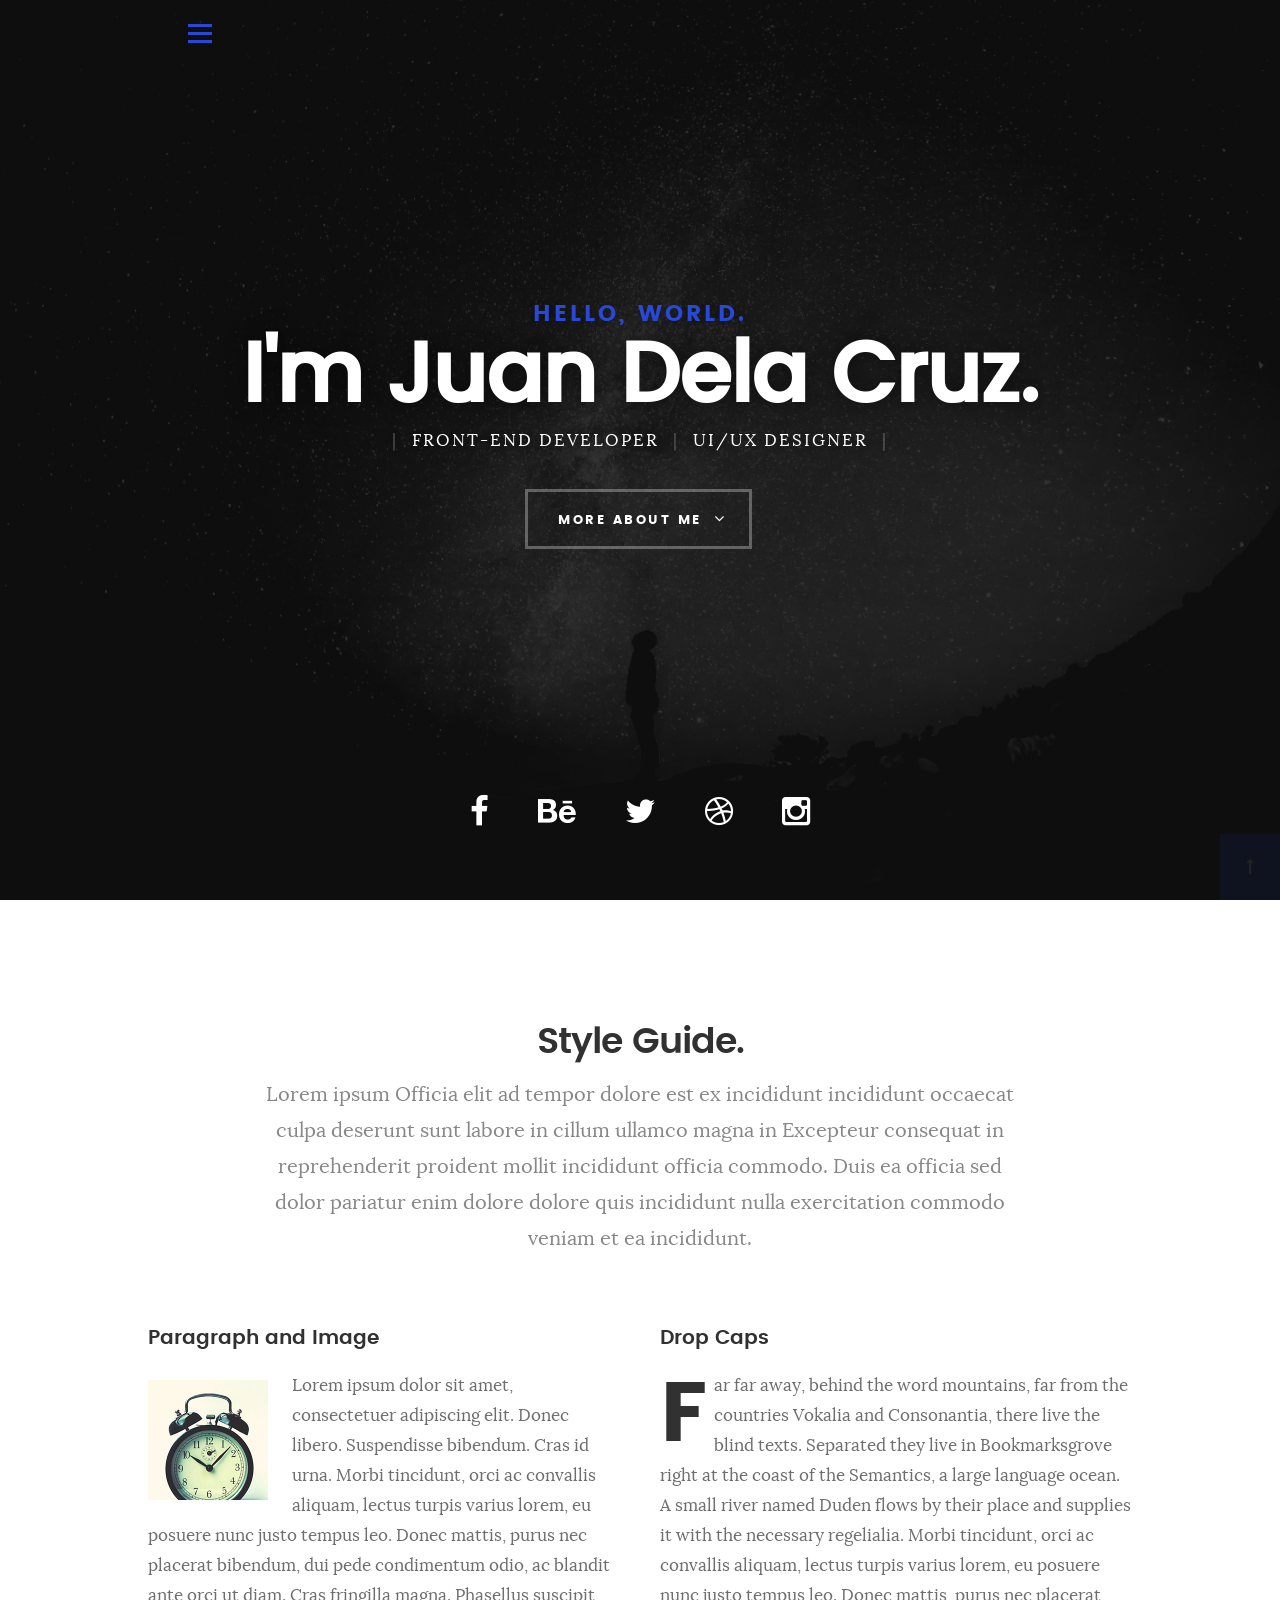
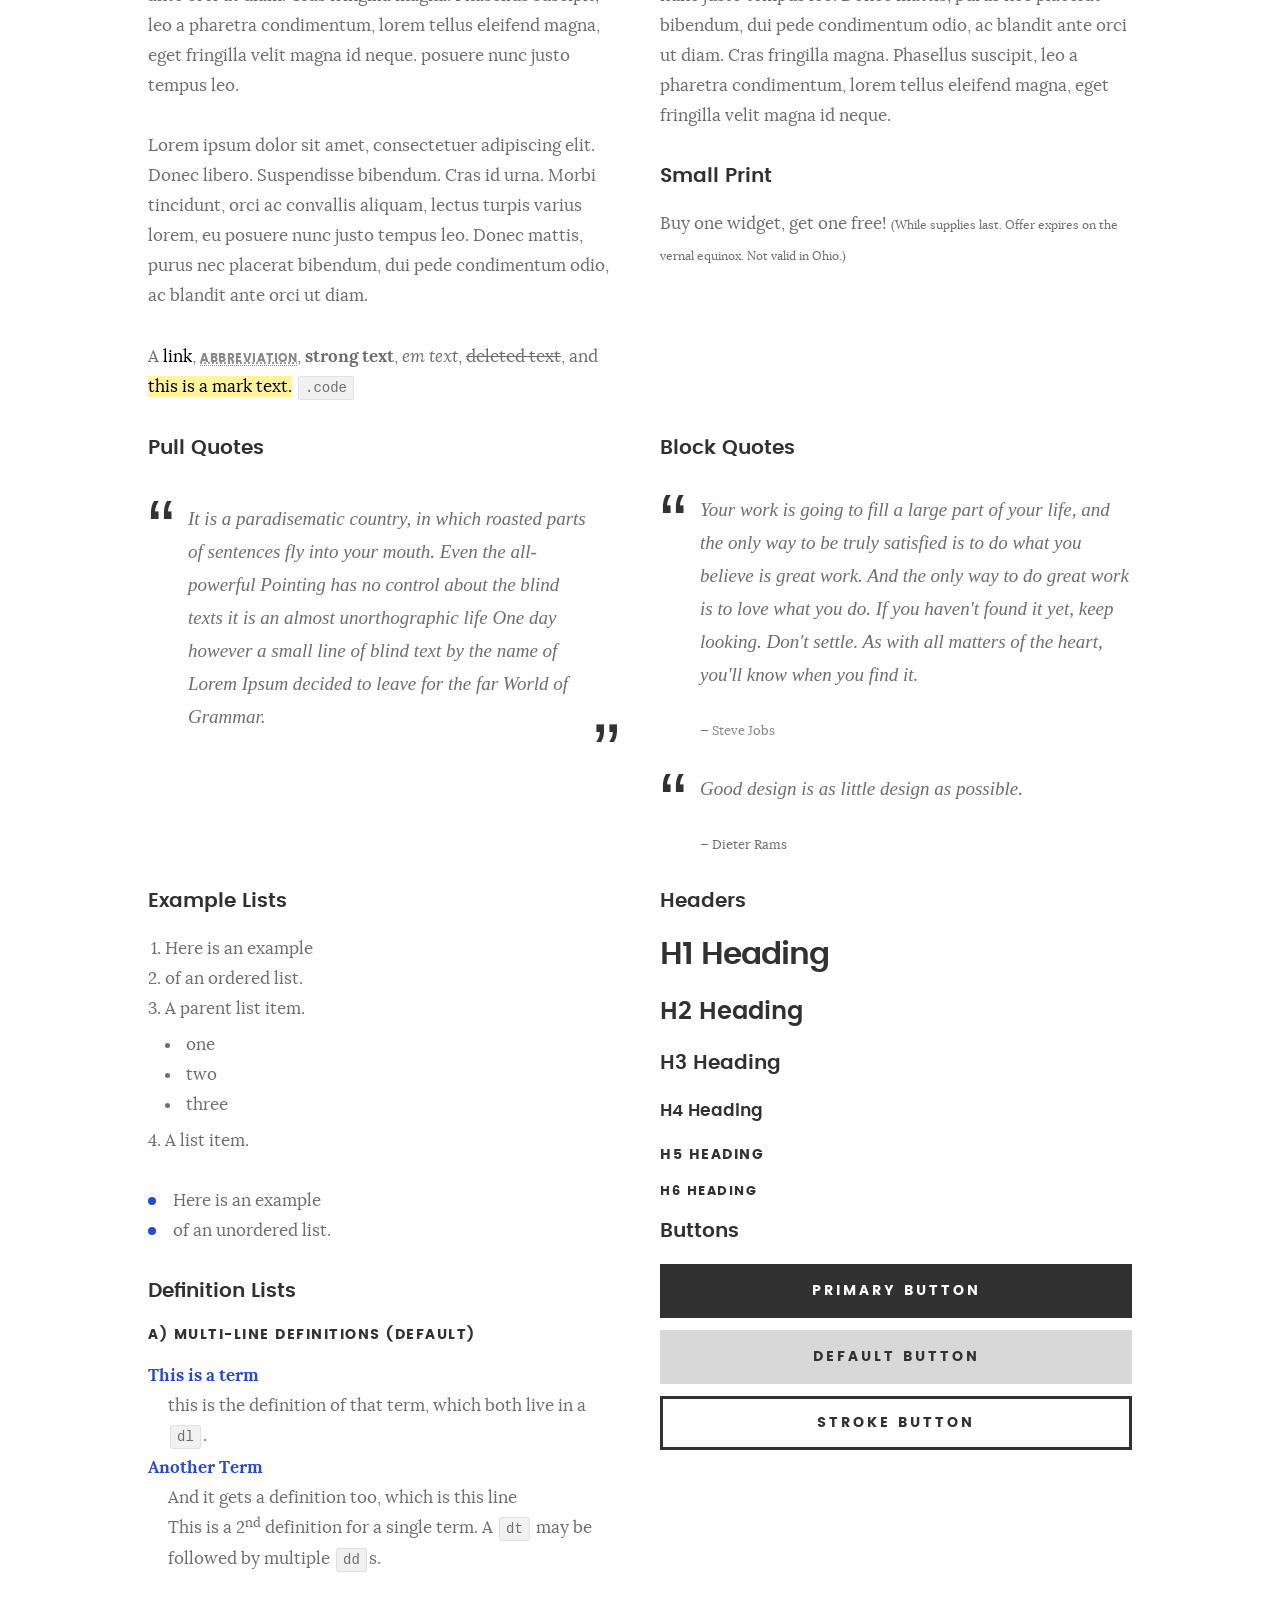
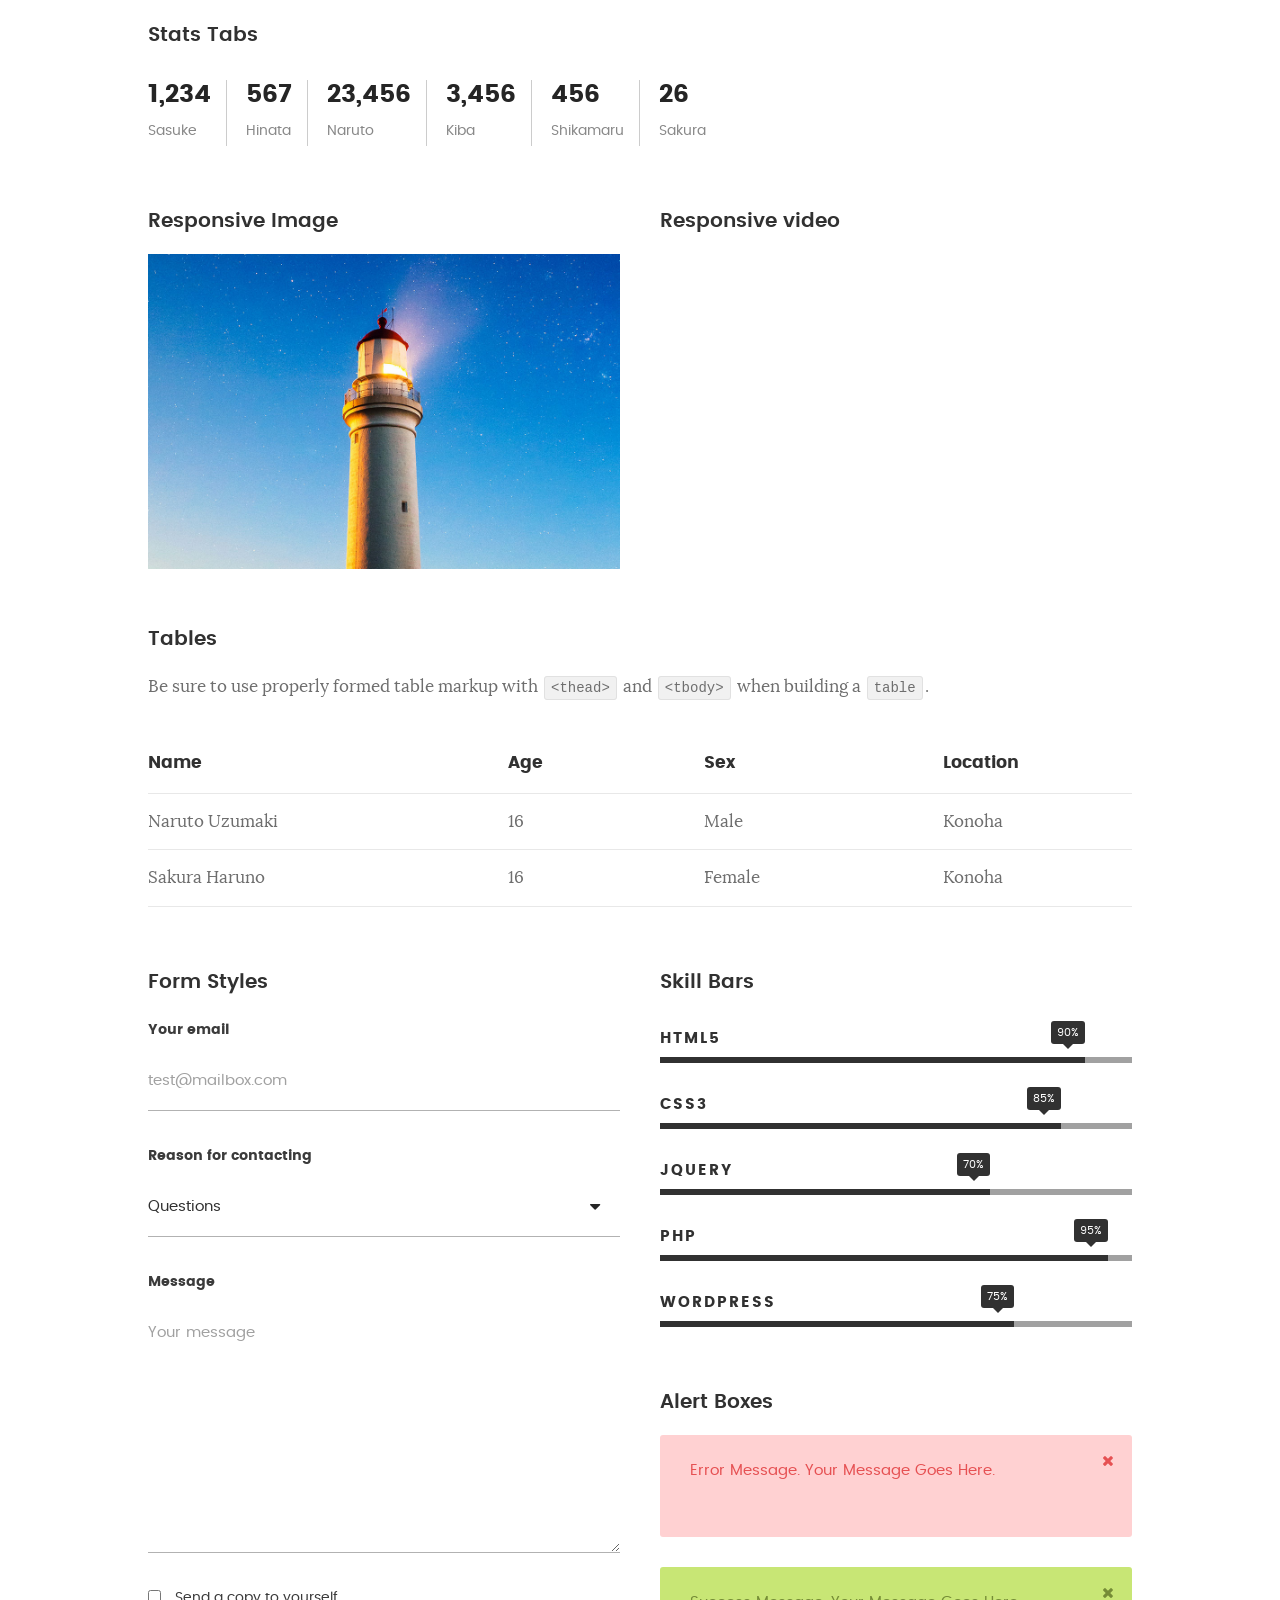
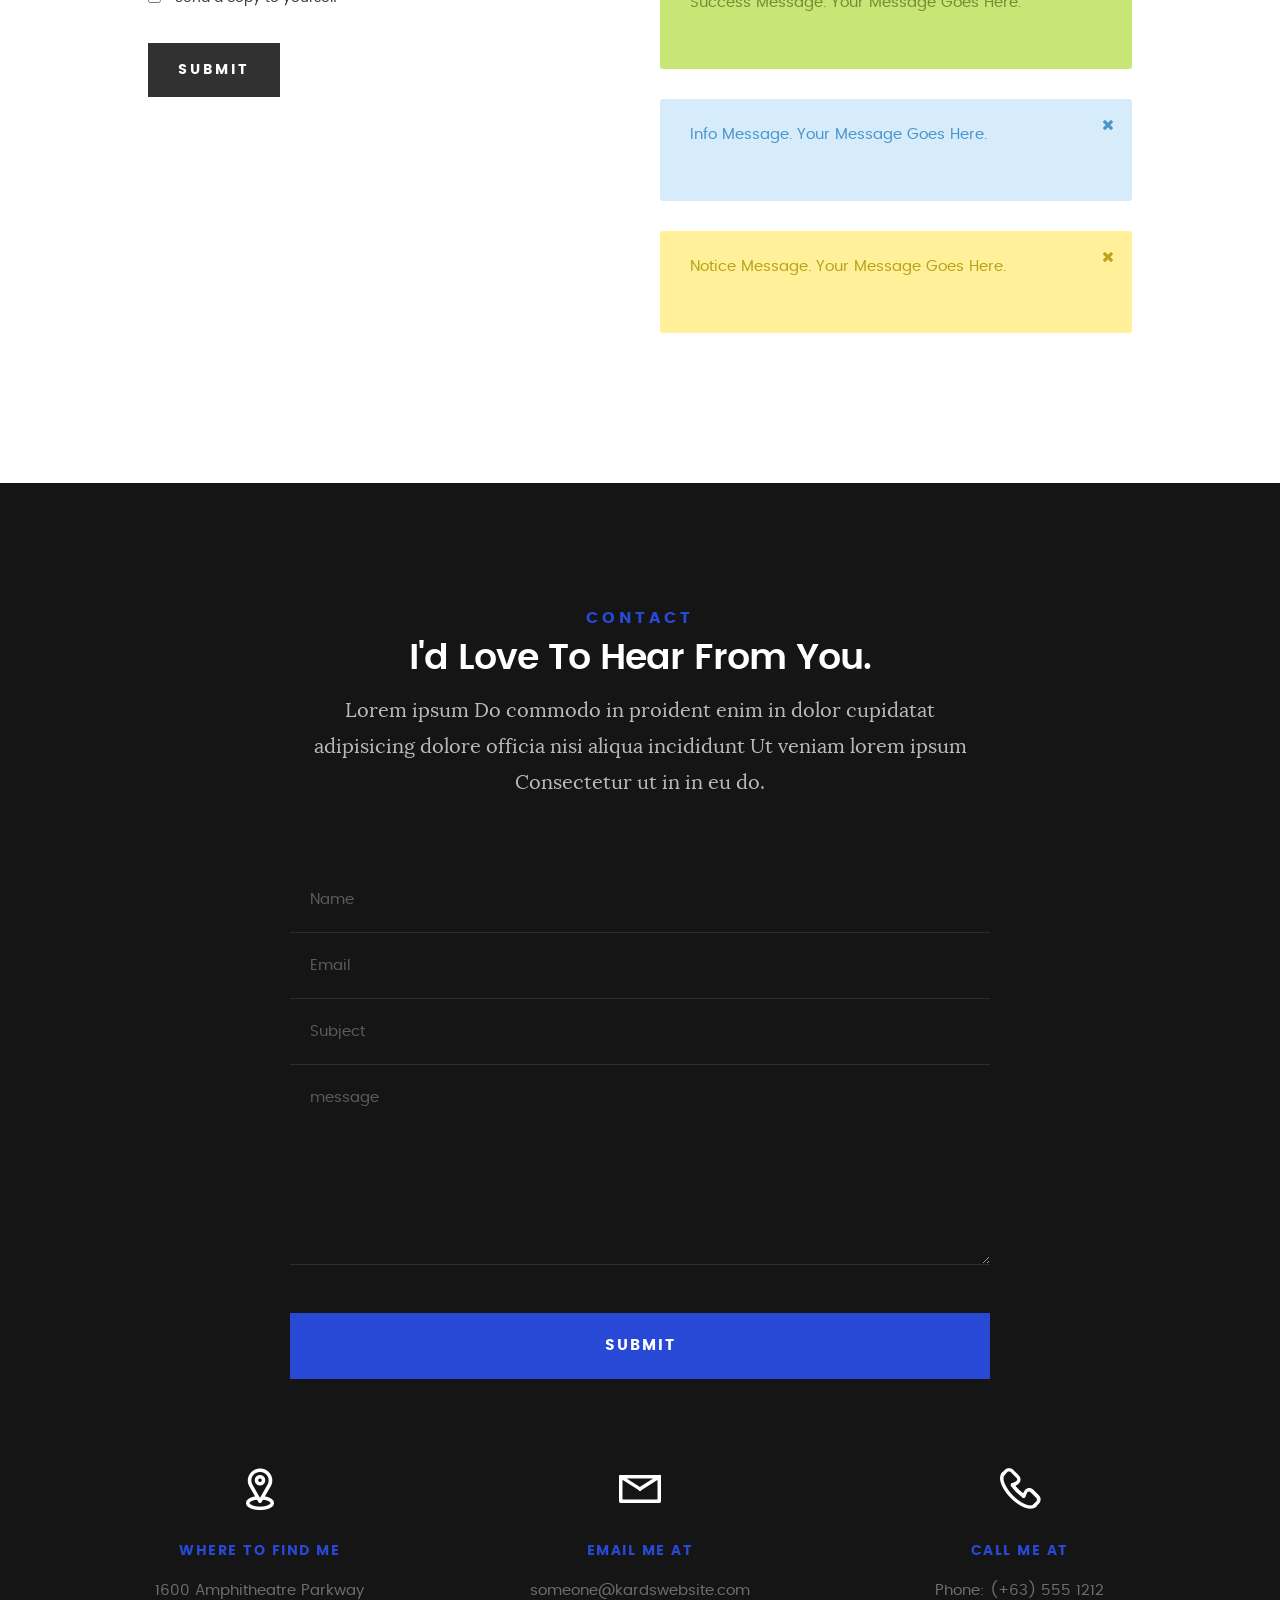
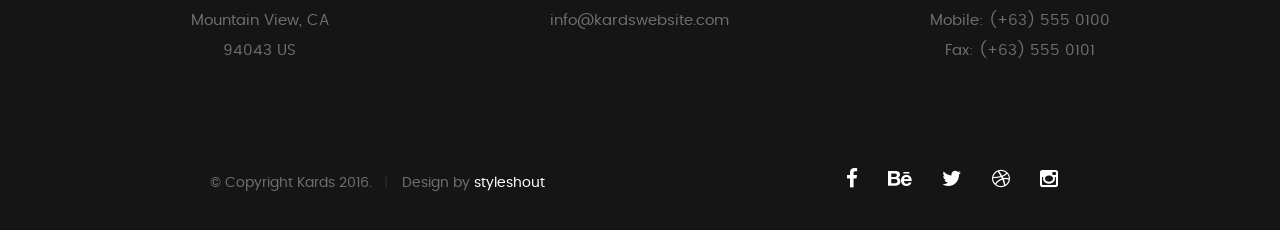
<file: styles.html>
<!DOCTYPE html>
<!--[if IE 8 ]><html class="no-js oldie ie8" lang="en"> <![endif]-->
<!--[if IE 9 ]><html class="no-js oldie ie9" lang="en"> <![endif]-->
<!--[if (gte IE 9)|!(IE)]><!--><html class="no-js" lang="en"> <!--<![endif]-->
<head>

   <!--- basic page needs
   ================================================== -->
   <meta charset="utf-8">
	<title>Style Demo - Kards</title>
	<meta name="description" content="">  
	<meta name="author" content="">

   <!-- mobile specific metas
   ================================================== -->
	<meta name="viewport" content="width=device-width, initial-scale=1, maximum-scale=1">

 	<!-- CSS
   ================================================== -->
   <link rel="stylesheet" href="css/base.css">  
   <link rel="stylesheet" href="css/main.css">
   <link rel="stylesheet" href="css/vendor.css">

   <style type="text/css" media="screen">

   	#styles { 
   		background: white;
   		padding-top: 12rem;
   		padding-bottom: 12rem;
   	}
   	#styles .row {
   		max-width: 1024px;
     	}
     	#styles .section-intro {
   		max-width: 800px;
     	}
      	
   </style>       

   <!-- script
   ================================================== -->
	<script src="js/modernizr.js"></script>
	<script src="js/pace.min.js"></script>

   <!-- favicons
	================================================== -->
	<link rel="icon" type="image/png" href="favicon.png">

</head>

<body id="top">

	<!-- header 
   ================================================== -->
   <header>   	
   	<div class="row">

   		<div class="top-bar">
   			<a class="menu-toggle" href="#"><span>Menu</span></a>

	   		<div class="logo">
		         <a href="index.html">KARDS</a>
		      </div>		      

		   	<nav id="main-nav-wrap">
					<ul class="main-navigation">
						<li><a href="index.html#intro" title="">Home</a></li>
						<li><a href="index.html#about" title="">About</a></li>
						<li><a href="index.html#resume" title="">Resume</a></li>
						<li><a href="index.html#portfolio" title="">Portfolio</a></li>
						<li><a href="index.html#services" title="">Services</a></li>					
						<li><a class="smoothscroll"  href="#contact" title="">Contact</a></li>	
						<li><a href="styles.html" title="">Style Demo</a></li>				
					</ul>
				</nav>    		
   		</div> <!-- /top-bar --> 
   		
   	</div> <!-- /row --> 		
   </header> <!-- /header -->

	<!-- intro section
   ================================================== -->
   <section id="intro">   

   	<div class="intro-overlay"></div>	

   	<div class="intro-content">
   		<div class="row">

   			<div class="col-twelve">

	   			<h5>Hello, World.</h5>
	   			<h1>I'm Juan Dela Cruz.</h1>

	   			<p class="intro-position">
	   				<span>Front-end Developer</span>
	   				<span>UI/UX Designer</span> 
	   			</p>

	   			<a class="button stroke smoothscroll" href="#about" title="">More About Me</a>

	   		</div>  
   			
   		</div>   		 		
   	</div> <!-- /intro-content --> 

   	<ul class="intro-social">        
         <li><a href="#"><i class="fa fa-facebook"></i></a></li>
         <li><a href="#"><i class="fa fa-behance"></i></a></li>
         <li><a href="#"><i class="fa fa-twitter"></i></a></li>
         <li><a href="#"><i class="fa fa-dribbble"></i></a></li>
         <li><a href="#"><i class="fa fa-instagram"></i></a></li>
      </ul> <!-- /intro-social -->      	

   </section> <!-- /intro -->


   <!-- Style Demo
   ================================================== -->
   <section id="styles">

   	<div class="row section-intro">

   		<div class="col-twelve">

   			<h1>Style Guide.</h1>

   			<p class="lead">Lorem ipsum Officia elit ad tempor dolore est ex incididunt incididunt occaecat culpa deserunt sunt labore in cillum ullamco magna in Excepteur consequat in reprehenderit proident mollit incididunt officia commodo.
   			Duis ea officia sed dolor pariatur enim dolore dolore quis incididunt nulla exercitation commodo veniam et ea incididunt.</p>   			

   		</div>

     	</div> <!-- /row -->

     	<div class="row">

     		<div class="col-six tab-full">

		      <h3>Paragraph and Image</h3>

		      <p><a href="#"><img width="120" height="120" class="pull-left" alt="sample-image" src="images/sample-image.jpg"></a>
		  		Lorem ipsum dolor sit amet, consectetuer adipiscing elit. Donec libero. Suspendisse bibendum.
		  		Cras id urna. Morbi tincidunt, orci ac convallis aliquam, lectus turpis varius lorem, eu
		  		posuere nunc justo tempus leo. Donec mattis, purus nec placerat bibendum, dui pede condimentum
		  		odio, ac blandit ante orci ut diam. Cras fringilla magna. Phasellus suscipit, leo a pharetra
		  		condimentum, lorem tellus eleifend magna, eget fringilla velit magna id neque.
		  		posuere nunc justo tempus leo. </p>

		  		<p>
		  		Lorem ipsum dolor sit amet, consectetuer adipiscing elit. Donec libero. Suspendisse bibendum.
		  		Cras id urna. Morbi tincidunt, orci ac convallis aliquam, lectus turpis varius lorem, eu
		  		posuere nunc justo tempus leo. Donec mattis, purus nec placerat bibendum, dui pede condimentum
		  		odio, ac blandit ante orci ut diam.	
 			   </p>

            <p>A <a href="#">link</a>,
  			   <abbr title="this really isn't a very good description">abbreviation</abbr>,
  			   <strong>strong text</strong>,
            <em>em text</em>,
  			   <del>deleted text</del>, and
            <mark>this is a mark text.</mark>
            <code>.code</code>
          	</p>

         </div>

         <div class="col-six tab-full">

            <h3>Drop Caps</h3>

	         <p class="drop-cap">Far far away, behind the word mountains, far from the countries Vokalia and Consonantia,
	         there live the blind texts. Separated they live in Bookmarksgrove right at the coast of the
	         Semantics, a large language ocean. A small river named Duden flows by their place and supplies it with the necessary regelialia. Morbi tincidunt, orci ac convallis aliquam, lectus turpis varius lorem, eu	posuere nunc justo tempus leo. Donec mattis, purus nec placerat bibendum, dui pede condimentum odio, ac blandit ante orci ut diam. Cras fringilla magna. Phasellus suscipit, leo a pharetra condimentum, lorem tellus eleifend magna, eget fringilla velit magna id neque.
		  		</p>

		      <h3>Small Print</h3>

		      <p>Buy one widget, get one free!
		  		<small>(While supplies last. Offer expires on the vernal equinox. Not valid in Ohio.)</small>
		  		</p>

		   </div>	         

		</div> <!-- /row -->

		<div class="row">

		  	<div class="col-six tab-full">

		      <h3>Pull Quotes</h3>

		      <aside class="pull-quote">
				   <blockquote>
					   <p>It is a paradisematic country, in which roasted parts of
		            sentences fly into your mouth. Even the all-powerful Pointing has no control about the blind
		            texts it is an almost unorthographic life One day however a small line of blind text by the name
		            of Lorem Ipsum decided to leave for the far World of Grammar.</p>
					</blockquote>
				</aside>

		   </div>

		   <div class="col-six tab-full">

		      <h3>Block Quotes</h3>

		      <blockquote cite="http://where-i-got-my-info-from.com">
				   <p>Your work is going to fill a large part of your life, and the only way to be truly satisfied is
		         to do what you believe is great work. And the only way to do great work is to love what you do.
		         If you haven't found it yet, keep looking. Don't settle. As with all matters of the heart, you'll know when you find it.
		         </p>
		
					<cite>
					   <a href="#">Steve Jobs</a>
					</cite>
			   </blockquote>

		      <blockquote>
		         <p>Good design is as little design as possible.</p>
		         <cite>Dieter Rams</cite>
		      </blockquote>

		   </div>

		</div> <!-- /row -->

		<div class="row half-bottom">

		 	<div class="col-six tab-full">

		      <h3>Example Lists</h3>

		      <ol>
				   <li>Here is an example</li>
				   <li>of an ordered list.</li>
				   <li>A parent list item.
				   	<ul>
				   		<li>one</li>
				   		<li>two</li>
				   		<li>three</li>
				   	</ul>
				   </li>
				   <li>A list item.</li>
			   </ol>

		      <ul class="disc">
				   <li>Here is an example</li>
				   <li>of an unordered list.</li>
			   </ul>	

			   <h3>Definition Lists</h3>	            

		      <h5>a) Multi-line Definitions (default)</h5>

		      <dl>
				   <dt><strong>This is a term</strong></dt>
				      <dd>this is the definition of that term, which both live in a <code>dl</code>.</dd>
				   <dt><strong>Another Term</strong></dt>
				      <dd>And it gets a definition too, which is this line</dd>
				      <dd>This is a 2<sup>nd</sup> definition for a single term. A <code>dt</code> may be followed by multiple <code>dd</code>s.</dd>
			   </dl>

		   </div>

		   <div class="col-six tab-full">		                  

		      <h3>Headers</h3>

		      <h1>H1 Heading</h1>
		      <h2>H2 Heading</h2>
		      <h3>H3 Heading</h3>
		      <h4>H4 Heading</h4>
		      <h5>H5 Heading</h5>
		      <h6>H6 Heading</h6>

		      <h3>Buttons</h3>

		    	<p>
		     		<a class="button button-primary full-width" href="#">Primary Button</a>
		     		<a class="button full-width" href="#">Default Button</a>
		     		<a class="button stroke full-width" href="#">Stroke Button</a>
		     	</p>

		   </div>

		</div> <!-- /row -->

		<div class="row">

		   <div class="col-twelve">

		    	<h3>Stats Tabs</h3>

		      <ul class="stats-tabs">
				   <li><a href="#">1,234 <em>Sasuke</em></a></li>
				   <li><a href="#">567 <em>Hinata</em></a></li>
				   <li><a href="#">23,456 <em>Naruto</em></a></li>
				   <li><a href="#">3,456 <em>Kiba</em></a></li>
				   <li><a href="#">456 <em>Shikamaru</em></a></li>
				   <li><a href="#">26 <em>Sakura</em></a></li>
				</ul>	      		

		   </div>	      	

		</div> <!-- /row -->

		<div class="row half-bottom">

      	<div class="col-six tab-full">

      		<h3>Responsive Image</h3>

      		<p><img src="images/portfolio/modals/m-lighthouse.jpg"></p>

      	</div>

      	<div class="col-six tab-full">

      		<h3>Responsive video</h3>

      		<div class="fluid-video-wrapper">
                  <iframe src="http://player.vimeo.com/video/14592941?title=0&amp;byline=0&amp;portrait=0&amp;color=F64B39" width="500" height="281" frameborder="0" webkitallowfullscreen mozallowfullscreen allowfullscreen></iframe> 
            </div>

      	</div>
      	
      </div> <!-- /row -->

      <div class="row add-bottom">

      	<div class="col-twelve">

      		<h3>Tables</h3>
      		<p>Be sure to use properly formed table markup with <code>&lt;thead&gt;</code> and <code>&lt;tbody&gt;</code> when building a <code>table</code>.</p>

      		<div class="table-responsive">

      			<table>
					  <thead>
					    <tr>
					      <th>Name</th>
					      <th>Age</th>
					      <th>Sex</th>
					      <th>Location</th>					    
					    </tr>
					  </thead>
					  <tbody>
					    <tr>
					      <td>Naruto Uzumaki</td>
					      <td>16</td>
					      <td>Male</td>
					      <td>Konoha</td>					    
					    </tr>
					    <tr>
					      <td>Sakura Haruno</td>
					      <td>16</td>
					      <td>Female</td>
					      <td>Konoha</td>			    
					    </tr>
					  </tbody>
					</table>

      		</div>     		

      	</div>
      	
      </div> <!--row -->

      <div class="row">

		   <div class="col-six tab-full">

		      <h3>Form Styles</h3>

		         <form>
			        	<div>
			         	<label for="sampleInput">Your email</label>
			         	<input class="full-width" type="email" placeholder="test@mailbox.com" id="sampleInput">
			         </div>
			         <div>
			         	<label for="sampleRecipientInput">Reason for contacting</label>
			         	<div class="ss-custom-select">
			         		<select class="full-width" id="sampleRecipientInput">
				           		<option value="Option 1">Questions</option>
				           		<option value="Option 2">Report</option>
				           		<option value="Option 3">Others</option>
				         	</select>
			         	</div>			         	
			         </div>
			       
			       	<label for="exampleMessage">Message</label>
			       	<textarea class="full-width" placeholder="Your message" id="exampleMessage"></textarea>

			        	<label class="add-bottom">
			           	<input type="checkbox">			            
			           	<span class="label-text">Send a copy to yourself</span>
			        	</label>
			       
			        	<input class="button-primary" type="submit" value="Submit">

			      </form>	            

		      </div>

		      <div class="col-six tab-full">

		      		<h3>Skill Bars</h3>

		      		<ul class="skill-bars">
						   <li>
						   	<div class="progress percent90"><span>90%</span></div>
						   	<strong>HTML5</strong>
						   </li>
						   <li>
						   	<div class="progress percent85"><span>85%</span></div>
						   	<strong>CSS3</strong>
						   </li>
						   <li>
						   	<div class="progress percent70"><span>70%</span></div>
						   	<strong>JQuery</strong>
						   </li>
						   <li>
						   	<div class="progress percent95"><span>95%</span></div>
						   	<strong>PHP</strong>
						   </li>
						   <li>

						   	<div class="progress percent75"><span>75%</span></div>
						   	<strong>Wordpress</strong>
						   </li>
		      
						</ul> <!-- /skill-bars -->

			        
			        <h3>Alert Boxes</h3> 
			        
			        <div class="alert-box ss-error hideit">
				        <p>Error Message. Your Message Goes Here.</p>
				        <i class="fa fa-times close"></i>
			        </div><!-- /error -->
			        
			        <div class="alert-box ss-success hideit">
				        <p>Success Message. Your Message Goes Here.</p>
				        <i class="fa fa-times close"></i>
			        </div><!-- /success -->
			        
			        <div class="alert-box ss-info hideit">
				         <p>Info Message. Your Message Goes Here.</p>
				        <i class="fa fa-times close"></i>
			        </div><!-- /info -->
			        
			        <div class="alert-box ss-notice hideit">
				        <p>Notice Message. Your Message Goes Here.</p>
				        <i class="fa fa-times close"></i>
			        </div><!-- /notice -->
			        
			  </div>	         

		</div> <!-- /row -->
		   	
   </section> <!--styles -->	

	
   <!-- contact
   ================================================== -->
	<section id="contact">

		<div class="row section-intro">
   		<div class="col-twelve">

   			<h5>Contact</h5>
   			<h1>I'd Love To Hear From You.</h1>

   			<p class="lead">Lorem ipsum Do commodo in proident enim in dolor cupidatat adipisicing dolore officia nisi aliqua incididunt Ut veniam lorem ipsum Consectetur ut in in eu do.</p>

   		</div> 
   	</div> <!-- /section-intro -->

   	<div class="row contact-form">

   		<div class="col-twelve">

            <!-- form -->
            <form name="contactForm" id="contactForm" method="post" action="">
      			<fieldset>

                  <div class="form-field">
 						   <input name="contactName" type="text" id="contactName" placeholder="Name" value="" minlength="2" required="">
                  </div>
                  <div class="form-field">
	      			   <input name="contactEmail" type="email" id="contactEmail" placeholder="Email" value="" required="">
	               </div>
                  <div class="form-field">
	     				   <input name="contactSubject" type="text" id="contactSubject" placeholder="Subject" value="">
	               </div>                       
                  <div class="form-field">
	                 	<textarea name="contactMessage" id="contactMessage" placeholder="message" rows="10" cols="50" required=""></textarea>
	               </div>                      
                 <div class="form-field">
                     <button class="submitform">Submit</button>
                     <div id="submit-loader">
                        <div class="text-loader">Sending...</div>                             
       				      <div class="s-loader">
								  	<div class="bounce1"></div>
								  	<div class="bounce2"></div>
								  	<div class="bounce3"></div>
								</div>
							</div>
                  </div>

      			</fieldset>
      		</form> <!-- Form End -->

            <!-- contact-warning -->
            <div id="message-warning"></div>            
            <!-- contact-success -->
      		<div id="message-success">
               <i class="fa fa-check"></i>Your message was sent, thank you!<br>
      		</div>

         </div> <!-- /col-twelve -->
   		
   	</div> <!-- /contact-form -->

   	<div class="row contact-info">

   		<div class="col-four tab-full">

   			<div class="icon">
   				<i class="icon-pin"></i>
   			</div>

   			<h5>Where to find me</h5>

   			<p>
            1600 Amphitheatre Parkway<br>
            Mountain View, CA<br>
            94043 US
            </p>

   		</div>

   		<div class="col-four tab-full collapse">

   			<div class="icon">
   				<i class="icon-mail"></i>
   			</div>

   			<h5>Email Me At</h5>

   			<p>someone@kardswebsite.com<br>
			   	info@kardswebsite.com			     
			   </p>

   		</div>

   		<div class="col-four tab-full">

   			<div class="icon">
   				<i class="icon-phone"></i>
   			</div>

   			<h5>Call Me At</h5>

   			<p>Phone: (+63) 555 1212<br>
			   	Mobile: (+63) 555 0100<br>
			     	Fax: (+63) 555 0101
			   </p>

   		</div>
   		
   	</div> <!-- /contact-info -->
		
	</section> <!-- /contact -->


   <!-- footer
   ================================================== -->

   <footer>
     	<div class="row">

     		<div class="col-six tab-full pull-right social">

     			<ul class="footer-social">        
			      <li><a href="#"><i class="fa fa-facebook"></i></a></li>
			      <li><a href="#"><i class="fa fa-behance"></i></a></li>
			      <li><a href="#"><i class="fa fa-twitter"></i></a></li>
			      <li><a href="#"><i class="fa fa-dribbble"></i></a></li>
			      <li><a href="#"><i class="fa fa-instagram"></i></a></li>
			   </ul> 
	      		
	      </div>

      	<div class="col-six tab-full">
	      	<div class="copyright">
		        	<span>© Copyright Kards 2016.</span> 
		        	<span>Design by <a href="http://www.styleshout.com/">styleshout</a></span>	         	
		         </div>		                  
	      	</div>

	      	<div id="go-top">
		         <a class="smoothscroll" title="Back to Top" href="#top"><i class="fa fa-long-arrow-up"></i></a>
		      </div>

      	</div> <!-- /row -->     	
   </footer>    

   <div id="preloader"> 
    	<div id="loader"></div>
   </div> 

   <!-- Java Script
   ================================================== --> 
   <script src="js/jquery-2.1.3.min.js"></script>
   <script src="js/plugins.js"></script>
   <script src="js/main.js"></script>

</body>

</html>
</file>
<file: css/base.css>
/**
 * =================================================================== 
 *
 *  Kards v1.0 Base Stylesheet
 *  url: styleshout.com
 *  03-01-2016
 *  ------------------------------------------------------------------
 *  TOC:
 *  01. reset
 *  02. basic/base setup styles
 *  03. grid
 *  04. MISC
 *
 * =================================================================== 
 */

/** 
 * ===================================================================
 * 01. reset - normalize.css v3.0.2 | MIT License | git.io/normalize
 *
 * ------------------------------------------------------------------- 
 */
html {
	font-family: sans-serif;
	-ms-text-size-adjust: 100%;
	-webkit-text-size-adjust: 100%;
}

body {
	margin: 0;
}

article,
aside,
details,
figcaption,
figure,
footer,
header,
hgroup,
main,
menu,
nav,
section,
summary {
	display: block;
}

audio,
canvas,
progress,
video {
	display: inline-block;
	vertical-align: baseline;
}

audio:not([controls]) {
	display: none;
	height: 0;
}

[hidden],
template {
	display: none;
}

a {
	background: transparent;
}

a:active,
a:hover {
	outline: 0;
}

abbr[title] {
	border-bottom: 1px dotted;
}

b,
strong {
	font-weight: bold;
}

dfn {
	font-style: italic;
}

h1 {
	font-size: 2em;
	margin: 0.67em 0;
}

mark {
	background: #ff0;
	color: #000;
}

small {
	font-size: 80%;
}

sub,
sup {
	font-size: 75%;
	line-height: 0;
	position: relative;
	vertical-align: baseline;
}

sup {
	top: -0.5em;
}

sub {
	bottom: -0.25em;
}

img {
	border: 0;
}

svg:not(:root) {
	overflow: hidden;
}

figure {
	margin: 1em 40px;
}

hr {
	-moz-box-sizing: content-box;
	box-sizing: content-box;
	height: 0;
}

pre {
	overflow: auto;
}

code,
kbd,
pre,
samp {
	font-family: monospace, monospace;
	font-size: 1em;
}

button,
input,
optgroup,
select,
textarea {
	color: inherit;
	font: inherit;
	margin: 0;
}

button {
	overflow: visible;
}

button,
select {
	text-transform: none;
}

button,
html input[type="button"],
input[type="reset"],
input[type="submit"] {
	-webkit-appearance: button;
	cursor: pointer;
}

button[disabled],
html input[disabled] {
	cursor: default;
}

button::-moz-focus-inner,
input::-moz-focus-inner {
	border: 0;
	padding: 0;
}

input {
	line-height: normal;
}

input[type="checkbox"],
input[type="radio"] {
	box-sizing: border-box;
	padding: 0;
}

input[type="number"]::-webkit-inner-spin-button,
input[type="number"]::-webkit-outer-spin-button {
	height: auto;
}

input[type="search"] {
	-webkit-appearance: textfield;
	-moz-box-sizing: content-box;
	-webkit-box-sizing: content-box;
	box-sizing: content-box;
}

input[type="search"]::-webkit-search-cancel-button,
input[type="search"]::-webkit-search-decoration {
	-webkit-appearance: none;
}

fieldset {
	border: 1px solid #c0c0c0;
	margin: 0 2px;
	padding: 0.35em 0.625em 0.75em;
}

legend {
	border: 0;
	padding: 0;
}

textarea {
	overflow: auto;
}

optgroup {
	font-weight: bold;
}

table {
	border-collapse: collapse;
	border-spacing: 0;
}

td,
th {
	padding: 0;
}

/** 
 * ===================================================================
 * 02. basic/base setup styles - (_basic.scss)
 *
 * ------------------------------------------------------------------- 
 */
html {
	font-size: 62.5%;
	box-sizing: border-box;
}

*,
*::before,
*::after {
	box-sizing: inherit;
}

body {
	font-weight: normal;
	line-height: 1;
	text-rendering: optimizeLegibility;
	word-wrap: break-word;
	-webkit-overflow-scrolling: touch;
	-webkit-text-size-adjust: none;
}

body,
input,
button {
	-moz-osx-font-smoothing: grayscale;
	-webkit-font-smoothing: antialiased;
}

/**
 * Media - (_basic.scss)
 * ------------------------------------------------------------------- 
 */
img,
video {
	max-width: 100%;
	height: auto;
}

/**
 * Typography resets - (_basic.scss)
 * ------------------------------------------------------------------- 
 */
div,
dl,
dt,
dd,
ul,
ol,
li,
h1,
h2,
h3,
h4,
h5,
h6,
pre,
form,
p,
blockquote,
th,
td {
	margin: 0;
	padding: 0;
}

h1,
h2,
h3,
h4,
h5,
h6 {
	-webkit-font-variant-ligatures: common-ligatures;
	-moz-font-variant-ligatures: common-ligatures;
	font-variant-ligatures: common-ligatures;
	text-rendering: optimizeLegibility;
}

em,
i {
	font-style: italic;
	line-height: inherit;
}

strong,
b {
	font-weight: bold;
	line-height: inherit;
}

small {
	font-size: 60%;
	line-height: inherit;
}

ol,
ul {
	list-style: none;
}

li {
	display: block;
}

/**
 * links - (_basic.scss)
 * ------------------------------------------------------------------- 
 */
a {
	text-decoration: none;
	line-height: inherit;
}

a img {
	border: none;
}

/**
 * inputs - (_basic.scss)
 * ------------------------------------------------------------------- 
 */
fieldset {
	margin: 0;
	padding: 0;
}

input[type="email"],
input[type="number"],
input[type="search"],
input[type="text"],
input[type="tel"],
input[type="url"],
input[type="password"],
textarea {
	-webkit-appearance: none;
	-moz-appearance: none;
	-ms-appearance: none;
	-o-appearance: none;
	appearance: none;
}

/** 
 * ===================================================================
 * 03. grid - (_grid.scss)
 *
 * ------------------------------------------------------------------- 
 */
.row {
	width: 94%;
	max-width: 1140px;
	margin: 0 auto;
}

.row:before,
.row:after {
	content: "";
	display: table;
}

.row:after {
	clear: both;
}

.row .row {
	width: auto;
	max-width: none;
	margin-left: -20px;
	margin-right: -20px;
}

[class*="col-"],
.bgrid {
	float: left;
}

[class*="col-"] + [class*="col-"].end {
	float: right;
}

[class*="col-"] {
	padding: 0 20px;
}

.col-one {
	width: 8.33333%;
}

.col-two,
.col-1-6 {
	width: 16.66667%;
}

.col-three,
.col-1-4 {
	width: 25%;
}

.col-four,
.col-1-3 {
	width: 33.33333%;
}

.col-five {
	width: 41.66667%;
}

.col-six,
.col-1-2 {
	width: 50%;
}

.col-seven {
	width: 58.33333%;
}

.col-eight,
.col-2-3 {
	width: 66.66667%;
}

.col-nine,
.col-3-4 {
	width: 75%;
}

.col-ten,
.col-5-6 {
	width: 83.33333%;
}

.col-eleven {
	width: 91.66667%;
}

.col-twelve,
.col-full {
	width: 100%;
}

/**
 * small screens - (_grid.scss)
 * --------------------------------------------------------------- 
 */
@media screen and (max-width:1024px) {
	.row .row {
		margin-left: -18px;
		margin-right: -18px;
	}

	[class*="col-"] {
		padding: 0 18px;
	}

}

/**
 * tablets - (_grid.scss)
 * --------------------------------------------------------------- 
 */
@media screen and (max-width:768px) {
	.row {
		width: auto;
		padding-left: 30px;
		padding-right: 30px;
	}

	.row .row {
		padding-left: 0;
		padding-right: 0;
		margin-left: -15px;
		margin-right: -15px;
	}

	[class*="col-"] {
		padding: 0 15px;
	}

	.tab-1-4 {
		width: 25%;
	}

	.tab-1-3 {
		width: 33.33333%;
	}

	.tab-1-2 {
		width: 50%;
	}

	.tab-2-3 {
		width: 66.66667%;
	}

	.tab-3-4 {
		width: 75%;
	}

	.tab-full {
		width: 100%;
	}

}

/**
 * large mobile devices - (_grid.scss)
 * --------------------------------------------------------------- 
 */
@media screen and (max-width:600px) {
	.row {
		padding-left: 25px;
		padding-right: 25px;
	}

	.row .row {
		margin-left: -10px;
		margin-right: -10px;
	}

	[class*="col-"] {
		padding: 0 10px;
	}

	.mob-1-4 {
		width: 25%;
	}

	.mob-1-2 {
		width: 50%;
	}

	.mob-3-4 {
		width: 75%;
	}

	.mob-full {
		width: 100%;
	}

}

/**
 * small mobile devices - (_grid.scss)
 * --------------------------------------------------------------- 
 */
@media screen and (max-width:400px) {
	.row .row {
		padding-left: 0;
		padding-right: 0;
		margin-left: 0;
		margin-right: 0;
	}

	[class*="col-"] {
		width: 100% !important;
		float: none !important;
		clear: both !important;
		margin-left: 0;
		margin-right: 0;
		padding: 0;
	}

	[class*="col-"] + [class*="col-"].end {
		float: none;
	}

}

/** 
 * ===================================================================
 * block grids - (_grid.scss)
 *
 * ------------------------------------------------------------------- 
 */
[class*="block-"]:before,
[class*="block-"]:after {
	content: "";
	display: table;
}

[class*="block-"]:after {
	clear: both;
}

.block-1-6 .bgrid {
	width: 16.66667%;
}

.block-1-4 .bgrid {
	width: 25%;
}

.block-1-3 .bgrid {
	width: 33.33333%;
}

.block-1-2 .bgrid {
	width: 50%;
}

/**
 * Clearing for block grid columns. Allow columns with 
 * different heights to align properly.
 */
.block-1-6 .bgrid:nth-child(6n+1),
.block-1-4 .bgrid:nth-child(4n+1),
.block-1-3 .bgrid:nth-child(3n+1),
.block-1-2 .bgrid:nth-child(2n+1) {
	clear: both;
}

/**
 * small screens - (_grid.scss)
 * --------------------------------------------------------------- 
 */
@media screen and (max-width:1024px) {
	.block-s-1-6 .bgrid {
		width: 16.66667%;
	}

	.block-s-1-4 .bgrid {
		width: 25%;
	}

	.block-s-1-3 .bgrid {
		width: 33.33333%;
	}

	.block-s-1-2 .bgrid {
		width: 50%;
	}

	.block-s-full .bgrid {
		width: 100%;
		clear: both;
	}

	[class*="block-s-"] .bgrid:nth-child(n) {
		clear: none;
	}

	.block-s-1-6 .bgrid:nth-child(6n+1),
	.block-s-1-4 .bgrid:nth-child(4n+1),
	.block-s-1-3 .bgrid:nth-child(3n+1),
	.block-s-1-2 .bgrid:nth-child(2n+1) {
		clear: both;
	}

}

/**
 * tablets - (_grid.scss)
 * --------------------------------------------------------------- 
 */
@media screen and (max-width:768px) {
	.block-tab-1-6 .bgrid {
		width: 16.66667%;
	}

	.block-tab-1-4 .bgrid {
		width: 25%;
	}

	.block-tab-1-3 .bgrid {
		width: 33.33333%;
	}

	.block-tab-1-2 .bgrid {
		width: 50%;
	}

	.block-tab-full .bgrid {
		width: 100%;
		clear: both;
	}

	[class*="block-tab-"] .bgrid:nth-child(n) {
		clear: none;
	}

	.block-tab-1-6 .bgrid:nth-child(6n+1),
	.block-tab-1-4 .bgrid:nth-child(4n+1),
	.block-tab-1-3 .bgrid:nth-child(3n+1),
	.block-tab-1-2 .bgrid:nth-child(2n+1) {
		clear: both;
	}

}

/**
 * large mobile devices - (_grid.scss)
 * --------------------------------------------------------------- 
 */
@media screen and (max-width:600px) {
	.block-mob-1-6 .bgrid {
		width: 16.66667%;
	}

	.block-mob-1-4 .bgrid {
		width: 25%;
	}

	.block-mob-1-3 .bgrid {
		width: 33.33333%;
	}

	.block-mob-1-2 .bgrid {
		width: 50%;
	}

	.block-mob-full .bgrid {
		width: 100%;
		clear: both;
	}

	[class*="block-mob-"] .bgrid:nth-child(n) {
		clear: none;
	}

	.block-mob-1-6 .bgrid:nth-child(6n+1),
	.block-mob-1-4 .bgrid:nth-child(4n+1),
	.block-mob-1-3 .bgrid:nth-child(3n+1),
	.block-mob-1-2 .bgrid:nth-child(2n+1) {
		clear: both;
	}

}

/**
 * stack on small mobile devices - (_grid.scss)
 * --------------------------------------------------------------- 
 */
@media screen and (max-width:400px) {
	.stack .bgrid {
		width: 100% !important;
		float: none !important;
		clear: both !important;
		margin-left: 0;
		margin-right: 0;
	}

}

/** 
 * ===================================================================
 * 04. MISC  - (_grid.scss)
 *
 * ------------------------------------------------------------------- 
 */

/**
 * Clearing - (http://nicolasgallagher.com/micro-clearfix-hack/
 */
.group:before,
.group:after {
	content: "";
	display: table;
}

.group:after {
	clear: both;
}

/**
 * Misc Helper Styles 
 */
.hide {
	display: none;
}

.invisible {
	visibility: hidden;
}

.antialiased {
	-webkit-font-smoothing: antialiased;
	-moz-osx-font-smoothing: grayscale;
}

.remove-bottom {
	margin-bottom: 0;
}

.half-bottom {
	margin-bottom: 1.5rem !important;
}

.add-bottom {
	margin-bottom: 3rem !important;
}

.no-border {
	border: none;
}

.full-width {
	width: 100%;
}

.text-center {
	text-align: center;
}

.text-left {
	text-align: left;
}

.text-right {
	text-align: right;
}

.pull-left {
	float: left;
}

.pull-right {
	float: right;
}

.align-center {
	margin-left: auto;
	margin-right: auto;
	text-align: center;
}

/*# sourceMappingURL=base.css.map */
</file>
<file: css/main.css>
/**
 * =================================================================== 
 *
 *  Kards v1.0 Main Stylesheet
 *  url: styleshout.com
 *  03-01-2016
 *  ------------------------------------------------------------------
 *  TOC:
 *  01. webfonts and iconfonts
 *  02. base style overrides
 *  03. typography & general theme styles
 *  04. preloader
 *  05. forms
 *  06. buttons 
 *  07. other components
 *  08. common styles
 *  09. header styles
 *  10. intro
 *  11. about
 *  12. resume
 *  13. portfolio
 *  14. call-to-action section
 *  15. services
 *  16. stats
 *  17. contact
 *  18. footer
 *
 * =================================================================== 
 */


/** 
 * ===================================================================
 * 01. webfonts and iconfonts - (_document-setup.scss)
 *
 * ------------------------------------------------------------------- 
 */
@import url("fonts.css");
@import url("font-awesome/css/font-awesome.min.css");
@import url("micons/micons.css");


/** 
 * ===================================================================
 * 02. base style overrides - (_document-setup.scss)
 *
 * ------------------------------------------------------------------- 
 */
html {
	font-size: 10px;
}

@media only screen and (max-width:1024px) {
	html {
		font-size: 9.411764705882353px;
	}
}
@media only screen and (max-width:768px) {
	html {
		font-size: 10px;
	}
}
@media only screen and (max-width:400px) {
	html {
		font-size: 9.411764705882353px;
	}
}

html, body {
	height: 100%;
}
body {
	background: #151515;
	font-family: "lora-regular", serif;
	font-size: 1.7rem;
	line-height: 3rem;
	color: #6e6e6e;
}

/**
 * links - (_document-setup.scss)
 * -------------------------------------------------------------------
 */
a, a:visited {
	color: #000000;
	-moz-transition: all 0.3s ease-in-out;
	-o-transition: all 0.3s ease-in-out;
	-webkit-transition: all 0.3s ease-in-out;
	-ms-transition: all 0.3s ease-in-out;
	transition: all 0.3s ease-in-out;
}
a:hover, a:focus, a:active {
	color: #2848d6;
	outline: 0;
}

/** 
 * ===================================================================
 * 03. typography & general theme styles - (_document-setup.scss)
 *
 * ------------------------------------------------------------------- 
 */
h1, h2, h3, h4, h5, h6, .h01, .h02, .h03, .h04, .h05, .h06 {
	font-family: "poppins-semibold", sans-serif;
	color: #313131;
	font-style: normal;
	text-rendering: optimizeLegibility;
	margin-bottom: 2.1rem;
}
h3, .h03, h4, .h04 {
	margin-bottom: 1.8rem;
}
h5, .h05, h6, .h06 {
	font-family: "poppins-bold";
	margin-bottom: 1.2rem;
}
h1, .h01 {
	font-size: 3.1rem;
	line-height: 1.355;
	letter-spacing: -.1rem;
}
@media only screen and (max-width:600px) {
	h1, .h01 {
		font-size: 2.6rem;
		letter-spacing: -.07rem;
	}
}
h2, .h02 {
	font-size: 2.4rem;
	line-height: 1.25;
}
h3, .h03 {
	font-size: 2rem;
	line-height: 1.5;
}
h4, .h04 {
	font-size: 1.7rem;
	line-height: 1.765;
}
h5, .h05 {
	font-size: 1.4rem;
	line-height: 1.714;
	text-transform: uppercase;
	letter-spacing: .15rem;
}
h6, .h06 {
	font-size: 1.3rem;
	line-height: 1.846;
	text-transform: uppercase;
	letter-spacing: .15rem;
}
p img {
	margin: 0;
}
p.lead {
	font-family: "lora-regular", serif;
	font-size: 2rem;
	line-height: 1.8;
	color: #888888;
}
@media only screen and (max-width:768px) {
	p.lead {
		font-size: 1.7rem;
	}
}
em, i, strong, b {
	font-size: 1.7rem;
	line-height: 3rem;
	font-style: normal;
	font-weight: normal;
}
em, i {
	font-family: "lora-italic", serif;
}
strong, b {
	font-family: "lora-bold", serif;
}
small {
	font-size: 1.2rem;
	line-height: inherit;
}
blockquote {
	margin: 3rem 0;
	padding-left: 4rem;
	position: relative;
}
blockquote:before {
	content: "\201C";
	font-size: 8rem;
	line-height: 0px;
	margin: 0;
	color: #313131;
	font-family: arial, sans-serif;
	position: absolute;
	top: 3rem;
	left: 0;
}
blockquote p {
	font-family: georgia, serif;
	font-style: italic;
	padding: 0;
	font-size: 1.9rem;
	line-height: 1.737;
}
blockquote cite {
	display: block;
	font-size: 1.3rem;
	font-style: normal;
	line-height: 1.616;
}
blockquote cite:before {
	content: "\2014 \0020";
}
blockquote cite a, blockquote cite a:visited {
	color: #888888;
	border: none;
}
abbr {
	font-family: "poppins-bold", serif;
	font-variant: small-caps;
	text-transform: lowercase;
	letter-spacing: .05rem;
	color: #888888;
}
var, kbd, samp, code, pre {
	font-family: Consolas, "Andale Mono", Courier, "Courier New", monospace;
}
pre {
	padding: 2.4rem 3rem 3rem;
	background: #F1F1F1;
}
code {
	font-size: 1.4rem;
	margin: 0 .2rem;
	padding: .3rem .6rem;
	white-space: nowrap;
	background: #F1F1F1;
	border: 1px solid #E1E1E1;
	border-radius: 3px;
}
pre > code {
	display: block;
	white-space: pre;
	line-height: 2;
	padding: 0;
	margin: 0;
}
pre.prettyprint > code {
	border: none;
}
del {
	text-decoration: line-through;
}
abbr[title], dfn[title] {
	border-bottom: 1px dotted;
	cursor: help;
}
mark {
	background: #FFF49B;
	color: #000;
}
hr {
	border: solid #d2d2d2;
	border-width: 1px 0 0;
	clear: both;
	margin: 2.4rem 0 1.5rem;
	height: 0;
}

/**
 * Lists - (_document-setup.scss)  
 * -------------------------------------------------------------------
 */
ol {
	list-style: decimal;
}
ul {
	list-style: disc;
}
li {
	display: list-item;
}
ol, ul {
	margin-left: 1.7rem;
}
ul li {
	padding-left: .4rem;
}
ul ul, ul ol, ol ol, ol ul {
	margin: .6rem 0 .6rem 1.7rem;
}
ul.disc li {
	display: list-item;
	list-style: none;
	padding: 0 0 0 .8rem;
	position: relative;
}
ul.disc li::before {
	content: "";
	display: inline-block;
	width: 8px;
	height: 8px;
	border-radius: 50%;
	background: #2848d6;
	position: absolute;
	left: -17px;
	top: 11px;
	vertical-align: middle;
}
dt {
	margin: 0;
	color: #2848d6;
}
dd {
	margin: 0 0 0 2rem;
}

/**
 * tables - (_document-setup.scss)  
 * -------------------------------------------------------------------
 */
table {
	border-width: 0;
	width: 100%;
	max-width: 100%;
	font-family: "lora-regular", sans-serif;
}
th, td {
	padding: 1.5rem 3rem;
	text-align: left;
	border-bottom: 1px solid #E8E8E8;
}
th {
	color: #313131;
	font-family: "poppins-bold", sans-serif;
}
td {
	line-height: 1.5;
}
th:first-child, td:first-child {
	padding-left: 0;
}
th:last-child, td:last-child {
	padding-right: 0;
}
.table-responsive {
	overflow-x: auto;
	-webkit-overflow-scrolling: touch;
}

/**
 * Spacing - (_document-setup.scss)  
 * -------------------------------------------------------------------
 */
button, .button {
	margin-bottom: 1.2;
}
fieldset {
	margin-bottom: 1.5rem;
}
input,
textarea,
select,
pre,
blockquote,
figure,
table,
p,
ul,
ol,
dl,
form,
.fluid-video-wrapper,
.ss-custom-select {
	margin-bottom: 3rem;
}

/**
 * floated image - (_document-setup.scss)  
 * -------------------------------------------------------------------
 */
img.pull-right {
	margin: .9rem 0 0 2.4rem;
}
img.pull-left {
	margin: .9rem 2.4rem 0 0;
}

/**
 * block grid paddings - (_document-setup.scss) 
 * -------------------------------------------------------------------
 */
.bgrid {
	padding: 0 20px;
}
@media only screen and (max-width:1024px) {
	.bgrid {
		padding: 0 18px;
	}
}
@media only screen and (max-width:768px) {
	.bgrid {
		padding: 0 15px;
	}
}
@media only screen and (max-width:600px) {
	.bgrid {
		padding: 0 10px;
	}
}
@media only screen and (max-width:400px) {
	.bgrid {
		padding: 0;
	}
}

/**
 * pace.js styles - minimal  - (_document-setup.scss)
 * -------------------------------------------------------------------
 */
.pace {
	-webkit-pointer-events: none;
	pointer-events: none;
	-webkit-user-select: none;
	-moz-user-select: none;
	user-select: none;
}
.pace-inactive {
	display: none;
}
.pace .pace-progress {
	background: #2848d6;
	position: fixed;
	z-index: 900;
	top: 0;
	right: 100%;
	width: 100%;
	height: 6px;
}

/** 
 * ===================================================================
 * 04. preloader - (_preloader-1.scss)
 *
 * ------------------------------------------------------------------- 
 */
#preloader {
	position: fixed;
	top: 0;
	left: 0;
	right: 0;
	bottom: 0;
	background: #151515;
	z-index: 800;
	height: 100%;
	width: 100%;
}
.no-js #preloader, .oldie #preloader {
	display: none;
}
#loader {
	position: absolute;
	left: 50%;
	top: 50%;
	width: 60px;
	height: 60px;
	margin: -30px 0 0 -30px;
	padding: 0;
}
#loader:before {
	content: "";
	border-top: 11px solid rgba(255, 255, 255, 0.1);
	border-right: 11px solid rgba(255, 255, 255, 0.1);
	border-bottom: 11px solid rgba(255, 255, 255, 0.1);
	border-left: 11px solid #2848d6;
	-webkit-animation: load 1.1s infinite linear;
	animation: load 1.1s infinite linear;
	display: block;
	border-radius: 50%;
	width: 60px;
	height: 60px;
}
@-webkit-keyframes load {
	0% {
		-webkit-transform: rotate(0deg);
		transform: rotate(0deg);
	}
	100% {
		-webkit-transform: rotate(360deg);
		transform: rotate(360deg);
	}
}
@keyframes load {
	0% {
		-webkit-transform: rotate(0deg);
		transform: rotate(0deg);
	}
	100% {
		-webkit-transform: rotate(360deg);
		transform: rotate(360deg);
	}
}

/** 
 * ===================================================================
 * 05. forms - (_forms.scss)
 *
 * ------------------------------------------------------------------- 
 */
fieldset {
	border: none;
}
input[type="email"],
input[type="number"],
input[type="search"],
input[type="text"],
input[type="tel"],
input[type="url"],
input[type="password"],
textarea,
select {
	display: block;
	height: 6rem;
	padding: 1.5rem 0;
	border: 0;
	outline: none;
	vertical-align: middle;
	color: #313131;
	font-family: "poppins-regular", sans-serif;
	font-size: 1.5rem;
	line-height: 3rem;
	max-width: 100%;
	background: transparent;
	border-bottom: 1px solid rgba(0, 0, 0, 0.3);
	-moz-transition: all 0.3s ease-in-out;
	-o-transition: all 0.3s ease-in-out;
	-webkit-transition: all 0.3s ease-in-out;
	-ms-transition: all 0.3s ease-in-out;
	transition: all 0.3s ease-in-out;
}
.ss-custom-select {
	position: relative;
	padding: 0;
}
.ss-custom-select select {
	-webkit-appearance: none;
	-moz-appearance: none;
	-ms-appearance: none;
	-o-appearance: none;
	appearance: none;
	text-indent: 0.01px;
	text-overflow: '';
	margin: 0;
	line-height: 3rem;
	vertical-align: middle;
}
.ss-custom-select select option {
	padding-left: 2rem;
	padding-right: 2rem;
}
.ss-custom-select select::-ms-expand {
	display: none;
}
.ss-custom-select::after {
	content: '\f0d7';
	font-family: 'FontAwesome';
	position: absolute;
	top: 50%;
	right: 1.5rem;
	margin-top: -10px;
	bottom: auto;
	width: 20px;
	height: 20px;
	line-height: 20px;
	font-size: 18px;
	text-align: center;
	pointer-events: none;
	color: #252525;
}

/* IE9 and below */
.oldie .ss-custom-select::after {
	display: none;
}
textarea {
	min-height: 25rem;
}
input[type="email"]:focus,
input[type="number"]:focus,
input[type="search"]:focus,
input[type="text"]:focus,
input[type="tel"]:focus,
input[type="url"]:focus,
input[type="password"]:focus,
textarea:focus,
select:focus {
	color: #2848d6;
	border-bottom: 1px solid #2848d6;
}
label, legend {
	font-family: "poppins-bold", sans-serif;
	font-size: 1.4rem;
	margin-bottom: .6rem;
	color: #3b3b3b;
	display: block;
}
input[type="checkbox"], input[type="radio"] {
	display: inline;
}
label > .label-text {
	display: inline-block;
	margin-left: 1rem;
	font-family: "poppins-regular", sans-serif;
	line-height: inherit;
}
label > input[type="checkbox"], label > input[type="radio"] {
	margin: 0;
	position: relative;
	top: .15rem;
}

/**
 * Style Placeholder Text  
 * -
 */
::-webkit-input-placeholder {
	color: #a1a1a1;
}
:-moz-placeholder {
	color: #a1a1a1;  /* Firefox 18- */
}
::-moz-placeholder {
	color: #a1a1a1;  /* Firefox 19+ */
}
:-ms-input-placeholder {
	color: #a1a1a1;
}
.placeholder {
	color: #a1a1a1 !important;
}

/** 
 * ===================================================================
 * 06. buttons - (_button-essentials.scss)
 *
 * ------------------------------------------------------------------- 
 */
.button,
a.button,
button,
input[type="submit"],
input[type="reset"],
input[type="button"] {
	display: inline-block;
	font-family: "poppins-bold", sans-serif;
	font-size: 1.4rem;
	text-transform: uppercase;
	letter-spacing: .3rem;
	height: 5.4rem;
	line-height: 5.4rem;
	padding: 0 3rem;
	margin: 0 .3rem 1.2rem 0;
	background: #d8d8d8;
	color: #313131;
	text-decoration: none;
	cursor: pointer;
	text-align: center;
	white-space: nowrap;
	border: none;
	-moz-transition: all 0.3s ease-in-out;
	-o-transition: all 0.3s ease-in-out;
	-webkit-transition: all 0.3s ease-in-out;
	-ms-transition: all 0.3s ease-in-out;
	transition: all 0.3s ease-in-out;
}
.button:hover,
a.button:hover,
button:hover,
input[type="submit"]:hover,
input[type="reset"]:hover,
input[type="button"]:hover,
.button:focus,
button:focus,
input[type="submit"]:focus,
input[type="reset"]:focus,
input[type="button"]:focus {
	background: #bebebe;
	color: #000000;
	outline: 0;
}
.button.button-primary,
a.button.button-primary,
button.button-primary,
input[type="submit"].button-primary,
input[type="reset"].button-primary,
input[type="button"].button-primary {
	background: #313131;
	color: #FFFFFF;
}
.button.button-primary:hover,
a.button.button-primary:hover,
button.button-primary:hover,
input[type="submit"].button-primary:hover,
input[type="reset"].button-primary:hover,
input[type="button"].button-primary:hover,
.button.button-primary:focus,
button.button-primary:focus,
input[type="submit"].button-primary:focus,
input[type="reset"].button-primary:focus,
input[type="button"].button-primary:focus {
	background: #1f1f1f;
}
button.full-width, .button.full-width {
	width: 100%;
	margin-right: 0;
}
button.medium, .button.medium {
	height: 5.7rem !important;
	line-height: 5.7rem !important;
	padding: 0 1.8rem !important;
}
button.large, .button.large {
	height: 6rem !important;
	line-height: 6rem !important;
	padding: 0rem 3rem !important;
}
button.stroke, .button.stroke {
	background: transparent !important;
	border: 3px solid #313131;
	line-height: 4.8rem;
}
button.stroke.medium, .button.stroke.medium {
	line-height: 5.1rem !important;
}
button.stroke.large, .button.stroke.large {
	line-height: 5.4rem !important;
}
button.stroke:hover, .button.stroke:hover {
	border: 3px solid #2848d6;
	color: #2848d6;
}
button::-moz-focus-inner, input::-moz-focus-inner {
	border: 0;
	padding: 0;
}


/** 
 * ===================================================================
 * 07. other components - (_others.scss)
 *
 * ------------------------------------------------------------------- 
 */

/**
 * alert box - (_alert-box.scss)
 * -------------------------------------------------------------------
 */
.alert-box {
	padding: 2.1rem 4rem 2.1rem 3rem;
	position: relative;
	margin-bottom: 3rem;
	border-radius: 3px;
	font-family: "poppins-regular", sans-serif;
	font-size: 1.5rem;
}
.alert-box .close {
	position: absolute;
	right: 1.8rem;
	top: 1.8rem;
	cursor: pointer;
}
.ss-error {
	background-color: #ffd1d2;
	color: #e65153;
}
.ss-success {
	background-color: #c8e675;
	color: #758c36;
}
.ss-info {
	background-color: #d7ecfb;
	color: #4a95cc;
}
.ss-notice {
	background-color: #fff099;
	color: #bba31b;
}

/**
 * additional typo styles - (_additional-typo.scss)
 * -------------------------------------------------------------------
 */

/**
 * drop cap 
 */
.drop-cap:first-letter {
	float: left;
	margin: 0;
	padding: 1.5rem .6rem 0 0;
	font-size: 8.4rem;
	font-family: "poppins-bold", sans-serif;
	line-height: 6rem;
	text-indent: 0;
	background: transparent;
	color: #313131;
}

/**
 * line definition style
 */
.lining dt, .lining dd {
	display: inline;
	margin: 0;
}
.lining dt + dt:before, .lining dd + dt:before {
	content: "\A";
	white-space: pre;
}
.lining dd + dd:before {
	content: ", ";
}
.lining dd + dd:before {
	content: ", ";
}
.lining dd:before {
	content: ": ";
	margin-left: -0.2em;
}

/**
 * dictionary definition style
 */
.dictionary-style dt {
	display: inline;
	counter-reset: definitions;
}
.dictionary-style dt + dt:before {
	content: ", ";
	margin-left: -0.2em;
}
.dictionary-style dd {
	display: block;
	counter-increment: definitions;
}
.dictionary-style dd:before {
	content: counter(definitions, decimal) ". ";
}

/** 
 * Pull Quotes
 * -----------
 * markup:
 *
 * <aside class="pull-quote">
 *		<blockquote>
 *			<p></p>
 *		</blockquote>
 *	</aside>
 *
 * --------------------------------------------------------------------- 
 */
.pull-quote {
	position: relative;
	padding: 2.1rem 3rem 2.1rem 0px;
}
.pull-quote:before, .pull-quote:after {
	height: 1em;
	position: absolute;
	font-size: 8rem;
	font-family: Arial, Sans-Serif;
	color: #333;
}
.pull-quote:before {
	content: "\201C";
	top: 33px;
	left: 0;
}
.pull-quote:after {
	content: '\201D';
	bottom: -33px;
	right: 0;
}
.pull-quote blockquote {
	margin: 0;
}
.pull-quote blockquote:before {
	content: none;
}

/** 
 * Stats Tab
 * ---------
 * markup:
 *
 * <ul class="stats-tabs">
 *		<li><a href="#">[value]<em>[name]</em></a></li>
 *	</ul>
 *
 * Extend this object into your markup.
 *
 * ---------------------------------------------------------------------
 */
.stats-tabs {
	padding: 0;
	margin: 3rem 0;
}
.stats-tabs li {
	display: inline-block;
	margin: 0 1.5rem 3rem 0;
	padding: 0 1.5rem 0 0;
	border-right: 1px solid #ccc;
}
.stats-tabs li:last-child {
	margin: 0;
	padding: 0;
	border: none;
}
.stats-tabs li a {
	display: inline-block;
	font-size: 2.5rem;
	font-family: "poppins-bold", sans-serif;
	border: none;
	color: #252525;
}
.stats-tabs li a:hover {
	color: #2848d6;
}
.stats-tabs li a em {
	display: block;
	margin: .6rem 0 0 0;
	font-size: 1.4rem;
	font-family: "poppins-regular", sans-serif;
	color: #888888;
}

/**
 * skillbars - (_skillbars.scss)
 * -------------------------------------------------------------------
 */
.skill-bars {
	list-style: none;
	margin: 6rem 0 3rem;
}
.skill-bars li {
	height: .6rem;
	background: #a1a1a1;
	width: 100%;
	margin-bottom: 6rem;
	padding: 0;
	position: relative;
}
.skill-bars li strong {
	position: absolute;
	left: 0;
	top: -3rem;
	font-family: "poppins-bold", sans-serif;
	color: #313131;
	text-transform: uppercase;
	letter-spacing: .2rem;
	font-size: 1.5rem;
	line-height: 2.4rem;
}
.skill-bars li .progress {
	background: #313131;
	position: relative;
	height: 100%;
}
.skill-bars li .progress span {
	position: absolute;
	right: 0;
	top: -3.6rem;
	display: block;
	font-family: "poppins-regular", sans-serif;
	color: white;
	font-size: 1.1rem;
	line-height: 1;
	background: #313131;
	padding: .6rem .6rem;
	border-radius: 3px;
}
.skill-bars li .progress span::after {
	position: absolute;
	left: 50%;
	bottom: -5px;
	margin-left: -5px;
	border-right: 5px solid transparent;
	border-left: 5px solid transparent;
	border-top: 5px solid #313131;
	content: "";
}

.skill-bars li .percent5   { width: 5%; }
.skill-bars li .percent10  { width: 10%; }
.skill-bars li .percent15  { width: 15%; }
.skill-bars li .percent20  { width: 20%; }
.skill-bars li .percent25  { width: 25%; }
.skill-bars li .percent30  { width: 30%; }
.skill-bars li .percent35  { width: 35%; }
.skill-bars li .percent40  { width: 40%; }
.skill-bars li .percent45  { width: 45%; }
.skill-bars li .percent50  { width: 50%; }
.skill-bars li .percent55  { width: 55%; }
.skill-bars li .percent60  { width: 60%; }
.skill-bars li .percent65  { width: 65%; }
.skill-bars li .percent70  { width: 70%; }
.skill-bars li .percent75  { width: 75%; }
.skill-bars li .percent80  { width: 80%; }
.skill-bars li .percent85  { width: 85%; }
.skill-bars li .percent90  { width: 90%; }
.skill-bars li .percent95  { width: 95%; }
.skill-bars li .percent100 { width: 100%; }


/** 
 * ===================================================================
 * 08. common styles (_layout.scss)
 *
 * ------------------------------------------------------------------- 
 */
.grey-section {
	background: #ebebeb;
}
.grey-section p.lead {
	color: #7d7d7d;
}
.section-intro {
	max-width: 700px;
	margin-left: auto;
	margin-right: auto;
	text-align: center;
	margin-bottom: 3.6rem;
	position: relative;
}
.section-intro h1 {
	font-family: "poppins-semibold", serif;
	font-size: 3.6rem;
	color: #313131;
	line-height: 1.25;
	margin-bottom: 1.2rem;
}
.section-intro h5 {
	color: #2848d6;
	font-size: 1.6rem;
	line-height: 1.875;
	margin-bottom: 0.3rem;
	letter-spacing: .4rem;
}

/**
 * responsive:
 * common styles
 * ------------------------------------------------------------------- 
 */
@media only screen and (max-width:768px) {
	.section-intro {
		max-width: 650px;
	}
	.section-intro h1 {
		font-size: 3rem;
	}
}
@media only screen and (max-width:600px) {
	.section-intro h1 {
		font-size: 2.6rem;
	}
	.section-intro h5 {
		font-size: 1.5rem;
		letter-spacing: .3rem;
	}
}
@media only screen and (max-width:400px) {
	.section-intro h1 {
		font-size: 2.4rem;
	}
}


/** 
 * ===================================================================
 * 09. header styles - (_layout.scss)
 *
 * ------------------------------------------------------------------- 
 */
header {
	position: fixed;
	width: 100%;
	min-height: 66px;
	z-index: 600;
}
header .row {
	position: relative;
	min-height: 66px;
}
header .top-bar {
	display: block;
	/* background: #000000; */
	min-width: 220px;
	min-height: 66px;
	position: absolute;
	left: 90px;
	top: 0;
}
header .logo {
	float: left;
	margin-left: 20px;
	margin-right: 50px;
	margin-top: 25px;
	position: relative;
}
header .logo a {
	display: block;
	margin: 0;
	padding: 0;
	border: none;
	font: 0/0 a;
	text-shadow: none;
	color: transparent;
	width: 92px;
	height: 15px;
	background: no-repeat center;
	background-size: 92px 15px;
}

/**
 * menu toggle - (_layout.css)
 * ------------------------------------------------------------------- 
 */
.menu-toggle {
	float: left;
	width: 40px;
	height: 40px;
	margin-left: 20px;
	margin-top: 13px;
	display: block;
	position: relative;
}
.menu-toggle span {
	display: block;
	background-color: #2848d6;
	width: 24px;
	height: 3px;
	margin-top: -1.5px;
	font: 0/0 a;
	text-shadow: none;
	color: transparent;
	position: absolute;
	right: 8px;
	top: 50%;
	bottom: auto;
	left: auto;
	-moz-transition: background 0.2s ease-in-out;
	-o-transition: background 0.2s ease-in-out;
	-webkit-transition: background 0.2s ease-in-out;
	-ms-transition: background 0.2s ease-in-out;
	transition: background 0.2s ease-in-out;
}
.menu-toggle span::before, .menu-toggle span::after {
	content: '';
	width: 100%;
	height: 100%;
	background-color: inherit;
	position: absolute;
	left: 0;
	-moz-transition-duration: 0.2s, 0.2s;
	-o-transition-duration: 0.2s, 0.2s;
	-webkit-transition-duration: 0.2s, 0.2s;
	-ms-transition-duration: 0.2s, 0.2s;
	transition-duration: 0.2s, 0.2s;
	-moz-transition-delay: 0.2s, 0s;
	-o-transition-delay: 0.2s, 0s;
	-webkit-transition-delay: 0.2s, 0s;
	-ms-transition-delay: 0.2s, 0s;
	transition-delay: 0.2s, 0s;
}
.menu-toggle span::before {
	top: -8px;
	-moz-transition-property: top, transform;
	-o-transition-property: top, transform;
	-webkit-transition-property: top, transform;
	-ms-transition-property: top, transform;
	transition-property: top, transform;
}
.menu-toggle span::after {
	bottom: -8px;
	-moz-transition-property: bottom, transform;
	-o-transition-property: bottom, transform;
	-webkit-transition-property: bottom, transform;
	-ms-transition-property: bottom, transform;
	transition-property: bottom, transform;
}

/* is clicked */
.menu-toggle.is-clicked span {
	background-color: rgba(255, 0, 119, 0);
}
.menu-toggle.is-clicked span::before, .menu-toggle.is-clicked span::after {
	background-color: #2848d6;
	-moz-transition-delay: 0s, 0.2s;
	-o-transition-delay: 0s, 0.2s;
	-webkit-transition-delay: 0s, 0.2s;
	-ms-transition-delay: 0s, 0.2s;
	transition-delay: 0s, 0.2s;
}
.menu-toggle.is-clicked span::before {
	top: 0;
	-webkit-transform: rotate(45deg);
	-ms-transform: rotate(45deg);
	transform: rotate(45deg);
}
.menu-toggle.is-clicked span::after {
	bottom: 0;
	-webkit-transform: rotate(-45deg);
	-ms-transform: rotate(-45deg);
	transform: rotate(-45deg);
}

/* navigation panel */
#main-nav-wrap {
	display: block;
	width: 100%;
	font-family: "poppins-medium", sans-serif;
	font-size: 1.5rem;
	position: absolute;
	top: 100%;
	left: 0;
}

/* dropdown nav */
.main-navigation {
	background: #000000;
	padding: 24px 30px 42px;
	margin: 0;
	width: 100%;
	height: auto;
	clear: both;
	display: none;
}
.main-navigation > li {
	display: block;
	height: auto;
	text-align: left;
	padding: 0;
}
.main-navigation li a {
	display: block;
	color: #FFFFFF;
	width: auto;
	padding: 15px 0;
	line-height: 16px;
	border: none;
}
.main-navigation li a:hover {
	color: #2848d6;
	padding-left: 1rem;
}
.main-navigation li.current > a {
	background: none;
	color: #2848d6;
}

/**
 * responsive:
 * header styles
 * --------------------------------------------------------------- 
 */
@media only screen and (max-width:1024px) {
	header .top-bar {
		left: 60px;
	}
}
@media only screen and (max-width:768px) {
	header .top-bar {
		left: 50px;
	}
}
@media only screen and (max-width:600px) {
	header .top-bar {
		left: 35px;
	}
}
@media only screen and (max-width:400px) {
	header .top-bar {
		left: 25px;
	}
}


/** 
 * ===================================================================
 * 10. intro - (_layout.scss) 
 *
 * ------------------------------------------------------------------- 
 */
#intro {
	background: #151515 url(../images/intro-bg.jpg) no-repeat center bottom;
	-webkit-background-size: cover;
	-moz-background-size: cover;
	background-size: cover;
	background-attachment: fixed;
	width: 100%;
	height: 100%;
	min-height: 720px;
	display: table;
	position: relative;
	text-align: center;
}
.intro-overlay {
	position: absolute;
	top: 0;
	left: 0;
	width: 100%;
	height: 100%;
	background: #111111;
	opacity: .85;
}

.intro-content {
	display: table-cell;
	vertical-align: middle;
	text-align: center;
	-webkit-transform: translateY(-2.1rem);
	-ms-transform: translateY(-2.1rem);
	transform: translateY(-2.1rem);
}
.intro-content h1 {
	color: #FFFFFF;
	font-family: "poppins-medium", sans-serif;
	font-size: 8.4rem;
	line-height: 1.071;
	max-width: 900px;
	margin-top: 0;
	margin-bottom: .6rem;
	margin-left: auto;
	margin-right: auto;
	text-shadow: 0 0 20px rgba(0, 0, 0, 0.5);
}
.intro-content h5 {
	color: #2848d6;
	font-family: "poppins-bold", sans-serif;
	font-size: 2.3rem;
	line-height: 1.565;
	margin-bottom: 0;
	text-transform: uppercase;
	letter-spacing: .3rem;
	text-shadow: 0 0 6px rgba(0, 0, 0, 0.2);
}
.intro-content .intro-position {
	font-family: "lora-regular", serif;
	font-size: 1.7rem;
	line-height: 2.4rem;
	text-transform: uppercase;
	letter-spacing: .2rem;
	color: #FFFFFF;
	text-shadow: 0 0 6px rgba(0, 0, 0, 0.2);
}
.intro-content .intro-position span {
	display: inline-block;
}
.intro-content .intro-position span::after {
	content: "|";
	text-align: center;
	display: inline-block;
	padding: 0 8px 0 14px;
	color: rgba(255, 255, 255, 0.3);
}
.intro-content .intro-position span:first-child::before {
	content: "|";
	text-align: center;
	display: inline-block;
	padding: 0 14px 0 8px;
	color: rgba(255, 255, 255, 0.3);
}
.intro-content .button {
	color: #FFFFFF !important;
	border-color: rgba(255, 255, 255, 0.3);
	height: 6rem !important;
	line-height: 5.4rem !important;
	padding: 0 3.5rem 0 3rem !important;
	margin-top: .6rem;
	font-size: 1.3rem;
	text-transform: uppercase;
	letter-spacing: .25rem;
}
.intro-content .button:hover, .intro-content .button:focus {
	border-color: #2848d6;
}
.intro-content .button::after {
	display: inline-block;
	content: "\f107";
	font-family: fontAwesome;
	font-size: 1.6rem;
	line-height: inherit;
	text-align: center;
	position: relative;
	left: 1.2rem;
}

.intro-social {
	display: block;
	position: absolute;
	width: 100%;
	left: 0;
	bottom: 7.2rem;
	font-size: 3.3rem;
	margin: 0;
	padding: 0;
}
.intro-social li {
	display: inline-block;
	margin: 0 20px;
	padding: 0;
}
.intro-social li a, .intro-social li a:visited {
	color: #FFFFFF;
}
.intro-social li a:hover, .intro-social li a:focus {
	color: #2848d6;
}

/**
 * responsive:
 * Intro
 * --------------------------------------------------------------- 
 */
@media only screen and (max-width:1024px) {
	.intro-content h1 {
		font-size: 7.6rem;
	}
	.intro-social {
		font-size: 3rem;
	}
	.intro-social li {
		margin: 0 15px;
	}
}
@media only screen and (max-width:768px) {
	#intro {
		min-height: 660px;
	}
	.intro-content h1 {
		font-size: 5.2rem;
	}
	.intro-content h5 {
		font-size: 1.8rem;
	}
	.intro-content .intro-position {
		font-size: 1.3rem;
	}
	.intro-social {
		font-size: 2.5rem;
	}
	.intro-social li {
		margin: 0 10px;
	}
}
@media only screen and (max-width:600px) {
	#intro {
		min-height: 600px;
	}
	.intro-content h1 {
		font-size: 4.6rem;
		margin-bottom: .6rem;
	}
	.intro-content h5 {
		font-size: 1.5rem;
		margin-bottom: .3rem;
		letter-spacing: .2rem;
	}
	.intro-content .intro-position {
		font-size: 1.2rem;
	}
	.intro-content .intro-position span {
		padding: 0 .6rem;
	}
	.intro-content .intro-position span::before, .intro-content .intro-position span::after {
		display: none !important;
	}
	.intro-social {
		font-size: 2.4rem;
	}
}


/** 
 * ===================================================================
 * 11. about - (_layout.scss)
 *
 * ------------------------------------------------------------------- 
 */
#about {
	background: #FFFFFF;
	padding-top: 12rem;
	padding-bottom: 15rem;
}
#about .section-intro {
	margin-bottom: 3rem;
}

.intro-info {
	margin-top: 4.2rem;
	margin-right: -30px;
	margin-left: -30px;
}
.intro-info img {
	height: 9rem;
	width: 9rem;
	border-radius: 50%;
	margin: .9rem 0 0 0;
	float: left;
}
.intro-info .lead {
	text-align: left;
	padding-left: 13rem;
}

.about-content {
	position: relative;
	text-align: left;
	max-width: 850px;
	margin-bottom: 3.6rem;
}
.about-content h3 {
	font-family: "poppins-bold", sans-serif;
	font-size: 1.8rem;
	text-transform: uppercase;
	letter-spacing: .25rem;
}
.about-content .info-list {
	list-style: none;
	margin-left: 0;
}
.about-content .info-list li {
	padding: 0 0 1.5rem 0;
	margin-bottom: .6rem;
}
.about-content .info-list li strong {
	font-family: "poppins-bold", sans-serif;
	color: #313131;
	text-transform: uppercase;
	letter-spacing: .2rem;
	font-size: 1.5rem;
	line-height: 3rem;
}
.about-content .info-list li span {
	display: block;
	font-family: "poppins-regular", sans-serif;
	color: #888888;
	font-size: 1.5rem;
	line-height: 1;
}
.about-content .skill-bars {
	margin-top: 6rem;
}

.button-section {
	text-align: center;
}
.button-section .button {
	width: 250px;
}
.button-section [class*="col-"] .button:first-child {
	margin-right: 4rem;
}

/**
 * responsive:
 * about
 * ------------------------------------------------------------------- 
 */
@media only screen and (max-width:1024px) {
	.intro-info {
		margin-right: 0;
		margin-left: 0;
	}
}
@media only screen and (max-width:768px) {
	.intro-info img {
		height: 7.8rem;
		width: 7.8rem;
	}
	.intro-info .lead {
		padding-left: 11rem;
	}
	.about-content h3 {
		text-align: center;
	}
	.about-content .info-list, .about-content .skill-bars {
		margin-bottom: 4.2rem;
	}
	.button-section .button {
		width: 100%;
		margin-bottom: 3rem;
	}
	.button-section [class*="col-"] .button:first-child {
		margin-right: 0;
	}
}
@media only screen and (max-width:600px) {
	.intro-info {
		text-align: center;
		margin-top: 3rem;
	}
	.intro-info img {
		height: 6.6rem;
		width: 6.6rem;
		float: none;
		display: inline-block;
	}
	.intro-info .lead {
		padding-left: 0;
		text-align: center;
	}
}

/** 
 * ===================================================================
 * 12. resume - (_layout.scss)
 *
 * ------------------------------------------------------------------- 
 */
#resume {
	padding-top: 12rem;
	padding-bottom: 12rem;
}

#resume .resume-header {
	text-align: center;
}
#resume .resume-header h2 {
	color: #2848d6;
}

#resume .resume-timeline {
	max-width: 980px;
}
#resume .timeline-wrap {
	position: relative;
	margin-top: 1.5rem;
	margin-bottom: 6rem;
}
#resume .timeline-wrap::before {
	content: "";
	display: block;
	width: 1px;
	height: 100%;
	background: rgba(0, 0, 0, 0.1);
	position: absolute;
	left: 35%;
	top: 0;
}
#resume .timeline-block {
	position: relative;
	padding-top: 1.5rem;
}
#resume .timeline-ico {
	height: 4.8rem;
	width: 4.8rem;
	line-height: 4.8rem;
	background: #313131;
	border-radius: 50%;
	text-align: center;
	color: #FFFFFF;
	position: absolute;
	left: 35%;
	top: .9rem;
	margin-left: -2.4rem;
}
#resume .timeline-ico i {
	position: relative;
	left: .05rem;
	top: .2rem;
}

#resume .timeline-header {
	float: left;
	width: 35%;
	padding-right: 90px;
	text-align: right;
}
#resume .timeline-header h3 {
	margin-bottom: 0;
}
#resume .timeline-header p {
	font-family: "poppins-regular", sans-serif;
	font-size: 1.6rem;
	color: #888888;
}
#resume .timeline-content {
	margin-left: 35%;
	padding-left: 60px;
}
#resume .timeline-content h4 {
	position: relative;
	padding-bottom: 1.8rem;
}
#resume .timeline-content h4::after {
	content: "";
	display: block;
	height: 3px;
	width: 50px;
	background: rgba(0, 0, 0, 0.2);
	position: absolute;
	left: 0;
	bottom: 0;
}

/**
 * responsive:
 * resume
 * ------------------------------------------------------------------- 
 */
@media only screen and (max-width:1024px) {
	#resume .timeline-header {
		padding-right: 50px;
	}
	#resume .timeline-header h3 {
		font-size: 1.8rem;
	}
	#resume .timeline-header p {
		font-size: 1.4rem;
	}
	#resume .timeline-content {
		padding-left: 50px;
	}
}
@media only screen and (max-width:768px) {
	#resume .timeline-wrap::before {
		left: 2.4rem;
	}
	#resume .timeline-ico {
		left: 2.4rem;
	}
	#resume .timeline-header {
		float: none;
		width: auto;
		padding-right: 15px;
		text-align: left;
	}
	#resume .timeline-header h3 {
		font-size: 2rem;
	}
	#resume .timeline-header p {
		font-size: 1.5rem;
		margin-bottom: 1.5rem;
	}
	#resume .timeline-content {
		margin: 0;
	}
	#resume .timeline-content h4 {
		padding-bottom: 0;
		padding-top: 2.1rem;
		margin-bottom: .6rem;
		font-size: 1.7rem;
	}
	#resume .timeline-content h4::after {
		bottom: auto;
		top: 0;
	}
	#resume .timeline-header, #resume .timeline-content {
		padding-left: 7rem;
	}
}
@media only screen and (max-width:480px) {
	#resume .resume-header h2 {
		font-size: 2.2rem;
	}
	#resume .timeline-wrap::before {
		left: 1.8rem;
	}
	#resume .timeline-ico {
		height: 3.6rem;
		width: 3.6rem;
		line-height: 3.6rem;
		left: 1.8rem;
		margin-left: -1.8rem;
		font-size: 1.5rem;
	}
	#resume .timeline-header, #resume .timeline-content {
		padding-left: 5.5rem;
	}
}


/** 
 * ===================================================================
 * 13. portfolio - (_layout.scss)
 *
 * ------------------------------------------------------------------- 
 */
#portfolio {
	background: #FFFFFF;
	padding-top: 12rem;
	padding-bottom: 12rem;
}
#portfolio .folio-item {
	padding: 0;
	position: relative;
	overflow: hidden;
}
#portfolio .folio-item img {
	vertical-align: middle;
	-moz-transition: all 0.5s ease-in-out;
	-o-transition: all 0.5s ease-in-out;
	-webkit-transition: all 0.5s ease-in-out;
	-ms-transition: all 0.5s ease-in-out;
	transition: all 0.5s ease-in-out;
}

#portfolio .overlay {
	position: absolute;
	top: 0;
	left: 0;
	width: 100%;
	height: 100%;
	background: transparent;
	-moz-transition: all 0.5s ease-in-out;
	-o-transition: all 0.5s ease-in-out;
	-webkit-transition: all 0.5s ease-in-out;
	-ms-transition: all 0.5s ease-in-out;
	transition: all 0.5s ease-in-out;
}

#portfolio .folio-item-table {
	display: table;
	width: 100%;
	height: 100%;
}
#portfolio .folio-item-cell {
	display: table-cell;
	vertical-align: middle;
	text-align: center;
	-moz-transition: all 0.5s ease-in-out;
	-o-transition: all 0.5s ease-in-out;
	-webkit-transition: all 0.5s ease-in-out;
	-ms-transition: all 0.5s ease-in-out;
	transition: all 0.5s ease-in-out;
	position: relative;
	left: -100%;
}

#portfolio .folio-title {
	color: #FFFFFF;
	font-size: 3.3rem;
	padding: 0 3rem;
	margin-bottom: 0;
}
#portfolio .folio-types {
	margin: 0;
	padding: 0;
	text-transform: uppercase;
	font-family: "poppins-regular", sans-serif;
	font-size: 1.2rem;
	letter-spacing: .1rem;
	color: rgba(255, 255, 255, 0.6);
}
#portfolio .folio-item:hover .overlay {
	background: rgba(0, 0, 0, 0.8);
}
#portfolio .folio-item:hover .folio-item-cell {
	left: 0;
}
#portfolio .folio-item:hover img {
	-webkit-transform: scale(1.05);
	-ms-transform: scale(1.05);
	transform: scale(1.05);
}

/**
 * responsive:
 * portfolio
 * ------------------------------------------------------------------- 
 */
@media only screen and (max-width:1024px) {
	#portfolio .folio-title {
		font-size: 3.1rem;
	}
}
@media only screen and (max-width:768px) {
	#portfolio .folio-title {
		font-size: 2.5rem;
	}
}
@media only screen and (max-width:400px) {
	#portfolio .folio-title {
		font-size: 2.2rem;
	}
}

/**
 * Popup Modal - (_layout.scss)
 * ------------------------------------------------------------------
 */
.popup-modal {
	max-width: 550px;
	background: #FFFFFF;
	position: relative;
	margin: 0 auto;
}
.popup-modal .media {
	position: relative;
}
.popup-modal img {
	vertical-align: bottom;
}
.popup-modal .description-box {
	padding: 1.8rem 3.6rem 3rem;
}
.popup-modal .description-box h4 {
	font-family: "poppins-bold", sans-serif;
	font-size: 1.5rem;
	line-height: 2.4rem;
	margin-bottom: .6rem;
}
.popup-modal .description-box p {
	font-family: "poppins-regular", sans-serif;
	font-size: 1.4rem;
	line-height: 2.4rem;
	margin-bottom: 12px;
}
.popup-modal .categories {
	font-family: "poppins-bold", sans-serif;
	font-size: 1.1rem;
	line-height: 1.8rem;
	text-transform: uppercase;
	letter-spacing: .1rem;
	display: block;
	text-align: left;
	color: rgba(0, 0, 0, 0.5);
}
.popup-modal .link-box {
	width: 100%;
	overflow: hidden;
	background: #000000;
}
.popup-modal .link-box a {
	font-family: "poppins-bold", sans-serif;
	font-size: 1.2rem;
	line-height: 6rem;
	color: #FFFFFF;
	text-transform: uppercase;
	letter-spacing: 3px;
	cursor: pointer;
	display: block;
	text-align: center;
	float: left;
	width: 100%;
	-moz-transition: all 0.3s ease-in-out;
	-o-transition: all 0.3s ease-in-out;
	-webkit-transition: all 0.3s ease-in-out;
	-ms-transition: all 0.3s ease-in-out;
	transition: all 0.3s ease-in-out;
}
.popup-modal .link-box a:first-child {
	border-right: 1px solid rgba(200, 200, 200, 0.1);
}
.popup-modal .link-box a:hover {
	background: #2848d6;
	border: none;
}
@media only screen and (max-width:600px) {
	.popup-modal {
		width: auto;
		margin: 0 20px;
	}
}

/**
 * transition effect for modal popup - (_layout.scss)
 * ------------------------------------------------------------------ 
 */

/* overlay at start */
.mfp-fade.mfp-bg {
	opacity: 0;
	-moz-transition: all 0.3s ease-in-out;
	-o-transition: all 0.3s ease-in-out;
	-webkit-transition: all 0.3s ease-in-out;
	-ms-transition: all 0.3s ease-in-out;
	transition: all 0.3s ease-in-out;
}

/* overlay animate in */
.mfp-fade.mfp-bg.mfp-ready {
	opacity: .9;
}

/* overlay animate out */
.mfp-fade.mfp-bg.mfp-removing {
	opacity: 0;
}

/* content at start */
.mfp-fade.mfp-wrap .mfp-content {
	opacity: 0;
	-webkit-transform: translateY(-100%);
	-ms-transform: translateY(-100%);
	transform: translateY(-100%);
	-moz-transition: all 0.3s ease-in-out;
	-o-transition: all 0.3s ease-in-out;
	-webkit-transition: all 0.3s ease-in-out;
	-ms-transition: all 0.3s ease-in-out;
	transition: all 0.3s ease-in-out;
}

/* content animate in */
.mfp-fade.mfp-wrap.mfp-ready .mfp-content {
	opacity: 1;
	-webkit-transform: translateY(0);
	-ms-transform: translateY(0);
	transform: translateY(0);
}

/* content animate out */
.mfp-fade.mfp-wrap.mfp-removing .mfp-content {
	opacity: 0;
	-webkit-transform: translateY(-100%);
	-ms-transform: translateY(-100%);
	transform: translateY(-100%);
}

/** 
 * ===================================================================
 * 14. call-to-action section - (_layout.scss)
 *
 * ------------------------------------------------------------------- 
 */
#cta {
	padding-top: 10.2rem;
	padding-bottom: 9rem;
	text-align: center;
}
#cta p.lead {
	color: #6e6e6e;
}
.cta-content {
	max-width: 640px;
}
.cta-thumb {
	display: inline-block;
	margin-bottom: 1.2rem;
}
.cta-thumb img {
	height: 7.8rem;
	width: 7.8rem;
	border-radius: 50%;
}

/**
 * section ads - (_layout.scss)
 * ------------------------------------------------------------------- 
 */
.section-ads h2 {
	position: relative;
	padding-bottom: 2.1rem;
}
.section-ads h2::after {
	content: "";
	display: block;
	height: 3px;
	width: 80px;
	background: rgba(0, 0, 0, 0.2);
	position: absolute;
	left: 50%;
	bottom: 0;
	margin-left: -40px;
}
.section-ads h2 a, .section-ads h2 a:visited {
	color: #313131;
}
.section-ads span {
	color: #3F0D39;
}

/**
 * responsive:
 * cta
 * -------------------------------------------------------------------
 */
@media only screen and (max-width:650px) {
	.cta-content {
		max-width: 650px;
	}
	.cta-content h2 {
		font-size: 2.4rem;
	}
}


/** 
 * ===================================================================
 * 15. services - (_layout.scss)
 *
 * ------------------------------------------------------------------- 
 */
#services {
	background: #313131 url(../images/bg.jpg) no-repeat center;
	-webkit-background-size: cover;
	-moz-background-size: cover;
	background-size: cover;
	padding-top: 12rem;
	padding-bottom: 12rem;
	color: white;
	position: relative;
}
#services .overlay {
	position: absolute;
	top: 0;
	left: 0;
	width: 100%;
	height: 100%;
	background: #151515;
	opacity: .9;
}

#services .section-intro {
	margin-bottom: 1.8rem;
}

#services .section-intro h1 {
	color: white;
}
#services .section-intro h5 {
	color: #2848d6;
}
#services .section-intro p {
	color: rgba(255, 255, 255, 0.7);
}
.services-content {
	max-width: 1200px;
}
.services-list {
	margin-top: 1.2rem;
	text-align: center;
}
.services-list .service {
	margin-bottom: 1.2rem;
	padding: 0 30px;
}
.services-list .icon {
	display: inline-block;
	margin-bottom: 2.1rem;
}
.services-list .icon i {
	font-size: 5.4rem;
	color: #2848d6;
}
.services-list h3 {
	color: #FFFFFF;
}
.services-list .desc {
	color: rgba(255, 255, 255, 0.6);
}

/* pagination */
.owl-pagination {
	text-align: center;
	width: 100%;
	margin: .6rem 0 0;
}
.owl-theme .owl-controls .owl-page {
	display: inline-block;
}
.owl-theme .owl-controls .owl-page span {
	display: block;
	width: 1.2rem;
	height: 1.2rem;
	margin: 1.2rem .8rem 0 .8rem;
	border-radius: 50%;
	display: inline-block;
	background: #FFFFFF;
}
.owl-theme .owl-controls .owl-page.active span {
	background: #2848d6;
}


/** 
 * ===================================================================
 * 16. stats - (_layout.scss)
 *
 * ------------------------------------------------------------------- 
 */
#stats {
	background: #990047;
	padding-top: 7.2rem;
	padding-bottom: 6rem;
	text-align: center;
}
#stats .row {
	max-width: 1440px;
}
#stats .stat {
	border-left: 1px solid rgba(255, 255, 255, 0.12);
	min-height: 17.4rem;
}
#stats .stat:first-child {
	border: none;
}
#stats .icon-part i {
	font-size: 4.8rem;
	color: #000000;
}
#stats .stat-count {
	color: #FFFFFF;
	font-size: 3.6rem;
	margin-top: 1.2rem;
	margin-bottom: 0;
	font-family: "poppins-medium", sans-serif;
	color: white;
}
#stats .stat-title {
	color: rgba(255, 255, 255, 0.5);
}

/**
 * responsive:
 * stats
 * -------------------------------------------------------------------
 */
@media only screen and (max-width:1024px) {
	#stats .stat:nth-child(n) {
		border-left: 1px solid rgba(255, 255, 255, 0.12);
		padding-bottom: 1.5rem;
	}
	#stats .stat:nth-child(3n+1) {
		border: none;
	}
}
@media only screen and (max-width:768px) {
	#stats .stat:nth-child(n) {
		border-left: 1px solid rgba(255, 255, 255, 0.12);
	}
	#stats .stat:nth-child(2n+1) {
		border: none;
	}
}
@media only screen and (max-width:600px) {
	#stats .stat:nth-child(n) {
		border: none;
	}
}


/** 
 * ===================================================================
 * 17. contact - (_layout.scss)
 *
 * ------------------------------------------------------------------- 
 */
#contact {
	background: #151515;
	padding-top: 12rem;
	padding-bottom: 7.2rem;
}
#contact .section-intro h1 {
	color: white;
}
#contact .section-intro h5 {
	color: #2848d6;
}
#contact .section-intro p {
	color: rgba(255, 255, 255, 0.7);
}

/* contact form */
.contact-form {
	max-width: 740px;
}

.contact-form ::-webkit-input-placeholder {
	color: rgba(255, 255, 255, 0.3);
}
.contact-form :-moz-placeholder {
	color: rgba(255, 255, 255, 0.3);  /* Firefox 18- */
}
.contact-form ::-moz-placeholder {
	color: rgba(255, 255, 255, 0.3);  /* Firefox 19+ */
}
.contact-form :-ms-input-placeholder {
	color: rgba(255, 255, 255, 0.3);
}
.contact-form .placeholder {
	color: rgba(255, 255, 255, 0.3) !important;
}

#contact form {
	margin-top: 0;
	margin-bottom: 3rem;
}
#contact form .form-field {
	position: relative;
}
#contact form .form-field:before, #contact form .form-field:after {
	content: "";
	display: table;
}
#contact form .form-field:after {
	clear: both;
}
#contact form .form-field label {
	font-family: "poppins-bold", sans-serif;
	font-size: 1.1rem;
	line-height: 2.4rem;
	position: absolute;
	bottom: -1.2rem;
	right: .6rem;
	text-transform: uppercase;
	letter-spacing: .1rem;
	padding: 0 2rem;
	margin: 0;
	color: #FFFFFF;
	background: #2848d6;
}
#contact form .form-field label::after {
	position: absolute;
	left: -5px;
	top: 50%;
	margin-top: -6px;
	border-top: 5px solid transparent;
	border-bottom: 5px solid transparent;
	border-right: 5px solid #2848d6;
	content: "";
}
#contact input[type="text"],
#contact input[type="password"],
#contact input[type="email"],
#contact textarea {
	width: 100%;
	color: rgba(255, 255, 255, 0.7);
	margin-bottom: 0;
	border: none;
	border-bottom: 1px solid rgba(255, 255, 255, 0.1);
}
#contact input[type="text"],
#contact input[type="password"],
#contact input[type="email"] {
	height: 6.6rem;
	padding: 1.8rem 2rem;
}
#contact input[type="text"]:focus,
#contact input[type="password"]:focus,
#contact input[type="email"]:focus {
	border-color: #2848d6;
	color: #FFFFFF;
}
#contact textarea {
	min-height: 20rem;
	padding: 1.8rem 2rem;
}
#contact textarea:focus {
	border-color: #2848d6;
	color: #FFFFFF;
}
#contact button.submitform {
	font-size: 1.5rem;
	display: block;
	letter-spacing: .2rem;
	height: 6.6rem;
	line-height: 6.6rem;
	padding: 0 3rem;
	margin-top: 4.8rem;
	width: 100%;
	background: #2848d6;
	color: #FFFFFF;
}
#contact button.submitform:hover, #contact button.submitform:focus {
	background: #495380;
}
#message-warning, #message-success {
	display: none;
	background: #0d0d0d;
	border-radius: 3px;
	padding: 3rem;
	margin-bottom: 3.6rem;
	width: 100%;
}
#message-warning {
	color: #fa0003;
}
#message-success {
	color: #2848d6;
}
#message-warning i, #message-success i {
	margin-right: 10px;
}

/* form loader */
#submit-loader {
	display: none;
	position: relative;
	left: 0;
	top: 1.8rem;
	width: 100%;
	text-align: center;
}
#submit-loader .text-loader {
	display: none;
	font-family: "poppins-bold", sans-serif;
	color: #FFFFFF;
	letter-spacing: .3rem;
	text-transform: uppercase;
}
.oldie #submit-loader .s-loader {
	display: none;
}
.oldie #submit-loader .text-loader {
	display: block;
}
.contact-info {
	margin: 4.8rem auto 0;
	font-family: "poppins-regular", sans-serif;
	font-size: 1.5rem;
	text-align: center;
}
.contact-info .collapse {
	padding: 0;
}
.contact-info .icon {
	margin-bottom: 2.1rem;
}
.contact-info .icon i {
	font-size: 4.2rem;
	color: #FFFFFF;
}
.contact-info h5 {
	color: #2848d6;
}

/**
 * loader animation - (_layout.scss)
 * --------------------------------------------------------------- 
 */
.s-loader {
	margin: 1.2rem auto 3rem;
	width: 70px;
	text-align: center;
	-webkit-transform: translateX(0.45rem);
	-ms-transform: translateX(0.45rem);
	transform: translateX(0.45rem);
}
.s-loader > div {
	width: 1rem;
	height: 1rem;
	background-color: #FFFFFF;
	border-radius: 100%;
	display: inline-block;
	margin-right: .9rem;
	-webkit-animation: sk-bouncedelay 1.4s infinite ease-in-out both;
	animation: sk-bouncedelay 1.4s infinite ease-in-out both;
}
.s-loader .bounce1 {
	-webkit-animation-delay: -0.32s;
	animation-delay: -0.32s;
}
.s-loader .bounce2 {
	-webkit-animation-delay: -0.16s;
	animation-delay: -0.16s;
}
@-webkit-keyframes sk-bouncedelay {
	0%, 80%, 100% {
		-webkit-transform: scale(0);
		-ms-transform: scale(0);
		transform: scale(0);
	}
	40% {
		-webkit-transform: scale(1);
		-ms-transform: scale(1);
		transform: scale(1);
	}
}
@keyframes sk-bouncedelay {
	0%, 80%, 100% {
		-webkit-transform: scale(0);
		-ms-transform: scale(0);
		transform: scale(0);
	}
	40% {
		-webkit-transform: scale(1);
		-ms-transform: scale(1);
		transform: scale(1);
	}
}


/** 
 * ===================================================================
 * 18. footer - (_layout.scss)
 *
 * ------------------------------------------------------------------- 
 */
footer {
	padding-bottom: 3rem;
	font-size: 1.4rem;
	font-family: "poppins-regular", sans-serif;
}
footer a, footer a:visited {
	color: #FFFFFF;
}
footer a:hover, footer a:focus {
	color: #2848d6;
}
footer .row {
	max-width: 900px;
}
footer .social {
	text-align: right;
}
footer .footer-social {
	display: inline-block;
	font-size: 2.1rem;
	margin: 0;
	padding: 0;
	position: relative;
	top: -.3rem;
}
footer .footer-social li {
	display: inline-block;
	margin: 0 12px;
	padding: 0;
}
footer .footer-social li a {
	color: #FFFFFF;
}
footer .copyright span {
	display: inline-block;
}
footer .copyright span::after {
	content: "|";
	display: inline-block;
	padding: 0 1rem 0 1.2rem;
	color: rgba(255, 255, 255, 0.1);
}
footer .copyright span:last-child::after {
	display: none;
}

/**
 * responsive:
 * footer
 * -------------------------------------------------------------------
 */
@media only screen and (max-width:768px) {
	footer {
		text-align: center;
	}
	footer .social {
		display: block;
		width: 100%;
		text-align: center;
		margin-bottom: 1.5rem;
	}
	footer .copyright span {
		display: block;
	}
	footer .copyright span::after {
		display: none;
	}
}

/**
 * go to top - (_layout.scss)
 * ------------------------------------------------------------------- 
 */
#go-top {
	position: fixed;
	bottom: 0;
	right: 0;
	z-index: 600;
	display: none;
}
#go-top a {
	text-decoration: none;
	border: 0 none;
	display: block;
	height: 6.6rem;
	width: 6rem;
	line-height: 6.6rem;
	text-align: center;
	background: #2848d6;
	color: #FFFFFF;
	text-align: center;
	text-transform: uppercase;
	-moz-transition: all 0.3s ease-in-out;
	-o-transition: all 0.3s ease-in-out;
	-webkit-transition: all 0.3s ease-in-out;
	-ms-transition: all 0.3s ease-in-out;
	transition: all 0.3s ease-in-out;
}
#go-top a i {
	font-size: 1.6rem;
	line-height: inherit;
}
#go-top a:hover {
	background: #000000;
}

/*# sourceMappingURL=main.css.map */
</file>
<file: css/vendor.css>
/**
 * =================================================================== 
 *
 *  Kards v1.0 Vendor/Third Party CSS 
 *  url: styleshout.com
 *  03-01-2016
 *  ------------------------------------------------------------------
 *  TOC:
 *  01. Core Owl Carousel CSS File
 *  02. Magnific Popup CSS
 *
 * =================================================================== 
 */

/* 
 *  01. Core Owl Carousel CSS File
 *	 v1.3.3
 */

/* clearfix */
.owl-carousel .owl-wrapper:after {
	content: ".";
	display: block;
	clear: both;
	visibility: hidden;
	line-height: 0;
	height: 0;
}

/* display none until init */
.owl-carousel {
	display: none;
	position: relative;
	width: 100%;
	-ms-touch-action: pan-y;
}
.owl-carousel .owl-wrapper {
	display: none;
	position: relative;
	-webkit-transform: translate3d(0px, 0px, 0px);
}
.owl-carousel .owl-wrapper-outer {
	overflow: hidden;
	position: relative;
	width: 100%;
}
.owl-carousel .owl-wrapper-outer.autoHeight {
	-webkit-transition: height 500ms ease-in-out;
	-moz-transition: height 500ms ease-in-out;
	-ms-transition: height 500ms ease-in-out;
	-o-transition: height 500ms ease-in-out;
	transition: height 500ms ease-in-out;
}
.owl-carousel .owl-item {
	float: left;
}
.owl-controls .owl-page, .owl-controls .owl-buttons div {
	cursor: pointer;
}
.owl-controls {
	-webkit-user-select: none;
	-khtml-user-select: none;
	-moz-user-select: none;
	-ms-user-select: none;
	user-select: none;
	-webkit-tap-highlight-color: transparent;
}

/* mouse grab icon */
.grabbing {
	cursor: url(grabbing.png) 8 8, move;
}

/* fix */
.owl-carousel .owl-wrapper, .owl-carousel .owl-item {
	-webkit-backface-visibility: hidden;
	-moz-backface-visibility: hidden;
	-ms-backface-visibility: hidden;
	-webkit-transform: translate3d(0, 0, 0);
	-moz-transform: translate3d(0, 0, 0);
	-ms-transform: translate3d(0, 0, 0);
}

/* 
 *  Owl Carousel CSS3 Transitions 
 *  v1.3.2
 */
.owl-origin {
	-webkit-perspective: 1200px;
	-webkit-perspective-origin-x: 50%;
	-webkit-perspective-origin-y: 50%;
	-moz-perspective: 1200px;
	-moz-perspective-origin-x: 50%;
	-moz-perspective-origin-y: 50%;
	perspective: 1200px;
}

/* fade */
.owl-fade-out {
	z-index: 10;
	-webkit-animation: fadeOut .7s both ease;
	-moz-animation: fadeOut .7s both ease;
	animation: fadeOut .7s both ease;
}
.owl-fade-in {
	-webkit-animation: fadeIn .7s both ease;
	-moz-animation: fadeIn .7s both ease;
	animation: fadeIn .7s both ease;
}

/* backSlide */
.owl-backSlide-out {
	-webkit-animation: backSlideOut 1s both ease;
	-moz-animation: backSlideOut 1s both ease;
	animation: backSlideOut 1s both ease;
}
.owl-backSlide-in {
	-webkit-animation: backSlideIn 1s both ease;
	-moz-animation: backSlideIn 1s both ease;
	animation: backSlideIn 1s both ease;
}

/* goDown */
.owl-goDown-out {
	-webkit-animation: scaleToFade .7s ease both;
	-moz-animation: scaleToFade .7s ease both;
	animation: scaleToFade .7s ease both;
}
.owl-goDown-in {
	-webkit-animation: goDown .6s ease both;
	-moz-animation: goDown .6s ease both;
	animation: goDown .6s ease both;
}

/* scaleUp */
.owl-fadeUp-in {
	-webkit-animation: scaleUpFrom .5s ease both;
	-moz-animation: scaleUpFrom .5s ease both;
	animation: scaleUpFrom .5s ease both;
}
.owl-fadeUp-out {
	-webkit-animation: scaleUpTo .5s ease both;
	-moz-animation: scaleUpTo .5s ease both;
	animation: scaleUpTo .5s ease both;
}

/* Keyframes */

/*empty*/
@-webkit-keyframes empty {
	0% {
		opacity: 1;
	}
}
@-moz-keyframes empty {
	0% {
		opacity: 1;
	}
}
@keyframes empty {
	0% {
		opacity: 1;
	}
}
@-webkit-keyframes fadeIn {
	0% {
		opacity: 0;
	}
	100% {
		opacity: 1;
	}
}
@-moz-keyframes fadeIn {
	0% {
		opacity: 0;
	}
	100% {
		opacity: 1;
	}
}
@keyframes fadeIn {
	0% {
		opacity: 0;
	}
	100% {
		opacity: 1;
	}
}
@-webkit-keyframes fadeOut {
	0% {
		opacity: 1;
	}
	100% {
		opacity: 0;
	}
}
@-moz-keyframes fadeOut {
	0% {
		opacity: 1;
	}
	100% {
		opacity: 0;
	}
}
@keyframes fadeOut {
	0% {
		opacity: 1;
	}
	100% {
		opacity: 0;
	}
}
@-webkit-keyframes backSlideOut {
	25% {
		opacity: .5;
		-webkit-transform: translateZ(-500px);
	}
	75% {
		opacity: .5;
		-webkit-transform: translateZ(-500px) translateX(-200%);
	}
	100% {
		opacity: .5;
		-webkit-transform: translateZ(-500px) translateX(-200%);
	}
}
@-moz-keyframes backSlideOut {
	25% {
		opacity: .5;
		-moz-transform: translateZ(-500px);
	}
	75% {
		opacity: .5;
		-moz-transform: translateZ(-500px) translateX(-200%);
	}
	100% {
		opacity: .5;
		-moz-transform: translateZ(-500px) translateX(-200%);
	}
}
@keyframes backSlideOut {
	25% {
		opacity: .5;
		transform: translateZ(-500px);
	}
	75% {
		opacity: .5;
		transform: translateZ(-500px) translateX(-200%);
	}
	100% {
		opacity: .5;
		transform: translateZ(-500px) translateX(-200%);
	}
}
@-webkit-keyframes backSlideIn {
	0%, 25% {
		opacity: .5;
		-webkit-transform: translateZ(-500px) translateX(200%);
	}
	75% {
		opacity: .5;
		-webkit-transform: translateZ(-500px);
	}
	100% {
		opacity: 1;
		-webkit-transform: translateZ(0) translateX(0);
	}
}
@-moz-keyframes backSlideIn {
	0%, 25% {
		opacity: .5;
		-moz-transform: translateZ(-500px) translateX(200%);
	}
	75% {
		opacity: .5;
		-moz-transform: translateZ(-500px);
	}
	100% {
		opacity: 1;
		-moz-transform: translateZ(0) translateX(0);
	}
}
@keyframes backSlideIn {
	0%, 25% {
		opacity: .5;
		transform: translateZ(-500px) translateX(200%);
	}
	75% {
		opacity: .5;
		transform: translateZ(-500px);
	}
	100% {
		opacity: 1;
		transform: translateZ(0) translateX(0);
	}
}
@-webkit-keyframes scaleToFade {
	to {
		opacity: 0;
		-webkit-transform: scale(0.8);
	}
}
@-moz-keyframes scaleToFade {
	to {
		opacity: 0;
		-moz-transform: scale(0.8);
	}
}
@keyframes scaleToFade {
	to {
		opacity: 0;
		transform: scale(0.8);
	}
}
@-webkit-keyframes goDown {
	from {
		-webkit-transform: translateY(-100%);
	}
}
@-moz-keyframes goDown {
	from {
		-moz-transform: translateY(-100%);
	}
}
@keyframes goDown {
	from {
		transform: translateY(-100%);
	}
}
@-webkit-keyframes scaleUpFrom {
	from {
		opacity: 0;
		-webkit-transform: scale(1.5);
	}
}
@-moz-keyframes scaleUpFrom {
	from {
		opacity: 0;
		-moz-transform: scale(1.5);
	}
}
@keyframes scaleUpFrom {
	from {
		opacity: 0;
		transform: scale(1.5);
	}
}
@-webkit-keyframes scaleUpTo {
	to {
		opacity: 0;
		-webkit-transform: scale(1.5);
	}
}
@-moz-keyframes scaleUpTo {
	to {
		opacity: 0;
		-moz-transform: scale(1.5);
	}
}
@keyframes scaleUpTo {
	to {
		opacity: 0;
		transform: scale(1.5);
	}
}


/* 
 *  02. Magnific Popup CSS
 */
.mfp-bg {
	top: 0;
	left: 0;
	width: 100%;
	height: 100%;
	z-index: 1042;
	overflow: hidden;
	position: fixed;
	background: #0b0b0b;
	opacity: 0.8;
	filter: alpha(opacity=80);
}
.mfp-wrap {
	top: 0;
	left: 0;
	width: 100%;
	height: 100%;
	z-index: 1043;
	position: fixed;
	outline: none !important;
	-webkit-backface-visibility: hidden;
}
.mfp-container {
	text-align: center;
	position: absolute;
	width: 100%;
	height: 100%;
	left: 0;
	top: 0;
	padding: 0 8px;
	-webkit-box-sizing: border-box;
	-moz-box-sizing: border-box;
	box-sizing: border-box;
}
.mfp-container:before {
	content: '';
	display: inline-block;
	height: 100%;
	vertical-align: middle;
}
.mfp-align-top .mfp-container:before {
	display: none;
}
.mfp-content {
	position: relative;
	display: inline-block;
	vertical-align: middle;
	margin: 0 auto;
	text-align: left;
	z-index: 1045;
}
.mfp-inline-holder .mfp-content, .mfp-ajax-holder .mfp-content {
	width: 100%;
	cursor: auto;
}
.mfp-ajax-cur {
	cursor: progress;
}
.mfp-zoom-out-cur, .mfp-zoom-out-cur .mfp-image-holder .mfp-close {
	cursor: -moz-zoom-out;
	cursor: -webkit-zoom-out;
	cursor: zoom-out;
}
.mfp-zoom {
	cursor: pointer;
	cursor: -webkit-zoom-in;
	cursor: -moz-zoom-in;
	cursor: zoom-in;
}
.mfp-auto-cursor .mfp-content {
	cursor: auto;
}
.mfp-close, .mfp-arrow, .mfp-preloader, .mfp-counter {
	-webkit-user-select: none;
	-moz-user-select: none;
	user-select: none;
}
.mfp-loading.mfp-figure {
	display: none;
}
.mfp-hide {
	display: none !important;
}
.mfp-preloader {
	color: #CCC;
	position: absolute;
	top: 50%;
	width: auto;
	text-align: center;
	margin-top: -0.8em;
	left: 8px;
	right: 8px;
	z-index: 1044;
}
.mfp-preloader a {
	color: #CCC;
}
.mfp-preloader a:hover {
	color: #FFF;
}
.mfp-s-ready .mfp-preloader {
	display: none;
}
.mfp-s-error .mfp-content {
	display: none;
}
button.mfp-close, button.mfp-arrow {
	overflow: visible;
	cursor: pointer;
	background: transparent;
	border: 0;
	-webkit-appearance: none;
	display: block;
	outline: none;
	padding: 0;
	z-index: 1046;
	-webkit-box-shadow: none;
	box-shadow: none;
}
button::-moz-focus-inner {
	padding: 0;
	border: 0;
}
.mfp-close {
	width: 44px;
	height: 44px;
	line-height: 44px;
	position: absolute;
	right: 0;
	top: 0;
	text-decoration: none;
	text-align: center;
	opacity: 0.65;
	filter: alpha(opacity=65);
	padding: 0 0 18px 10px;
	color: #FFF;
	font-style: normal;
	font-size: 28px;
	font-family: Arial, Baskerville, monospace;
}
.mfp-close:hover, .mfp-close:focus {
	opacity: 1;
	filter: alpha(opacity=100);
}
.mfp-close:active {
	top: 1px;
}
.mfp-close-btn-in .mfp-close {
	color: #333;
}
.mfp-image-holder .mfp-close, .mfp-iframe-holder .mfp-close {
	color: #FFF;
	right: -6px;
	text-align: right;
	padding-right: 6px;
	width: 100%;
}
.mfp-counter {
	position: absolute;
	top: 0;
	right: 0;
	color: #CCC;
	font-size: 12px;
	line-height: 18px;
	white-space: nowrap;
}
.mfp-arrow {
	position: absolute;
	opacity: 0.65;
	filter: alpha(opacity=65);
	margin: 0;
	top: 50%;
	margin-top: -55px;
	padding: 0;
	width: 90px;
	height: 110px;
	-webkit-tap-highlight-color: transparent;
}
.mfp-arrow:active {
	margin-top: -54px;
}
.mfp-arrow:hover, .mfp-arrow:focus {
	opacity: 1;
	filter: alpha(opacity=100);
}
.mfp-arrow:before, .mfp-arrow:after, .mfp-arrow .mfp-b, .mfp-arrow .mfp-a {
	content: '';
	display: block;
	width: 0;
	height: 0;
	position: absolute;
	left: 0;
	top: 0;
	margin-top: 35px;
	margin-left: 35px;
	border: medium inset transparent;
}
.mfp-arrow:after, .mfp-arrow .mfp-a {
	border-top-width: 13px;
	border-bottom-width: 13px;
	top: 8px;
}
.mfp-arrow:before, .mfp-arrow .mfp-b {
	border-top-width: 21px;
	border-bottom-width: 21px;
	opacity: 0.7;
}
.mfp-arrow-left {
	left: 0;
}
.mfp-arrow-left:after, .mfp-arrow-left .mfp-a {
	border-right: 17px solid #FFF;
	margin-left: 31px;
}
.mfp-arrow-left:before, .mfp-arrow-left .mfp-b {
	margin-left: 25px;
	border-right: 27px solid #3F3F3F;
}
.mfp-arrow-right {
	right: 0;
}
.mfp-arrow-right:after, .mfp-arrow-right .mfp-a {
	border-left: 17px solid #FFF;
	margin-left: 39px;
}
.mfp-arrow-right:before, .mfp-arrow-right .mfp-b {
	border-left: 27px solid #3F3F3F;
}
.mfp-iframe-holder {
	padding-top: 40px;
	padding-bottom: 40px;
}
.mfp-iframe-holder .mfp-content {
	line-height: 0;
	width: 100%;
	max-width: 900px;
}
.mfp-iframe-holder .mfp-close {
	top: -40px;
}
.mfp-iframe-scaler {
	width: 100%;
	height: 0;
	overflow: hidden;
	padding-top: 56.25%;
}
.mfp-iframe-scaler iframe {
	position: absolute;
	display: block;
	top: 0;
	left: 0;
	width: 100%;
	height: 100%;
	box-shadow: 0 0 8px rgba(0, 0, 0, 0.6);
	background: #000;
}

/* Main image in popup */
img.mfp-img {
	width: auto;
	max-width: 100%;
	height: auto;
	display: block;
	line-height: 0;
	-webkit-box-sizing: border-box;
	-moz-box-sizing: border-box;
	box-sizing: border-box;
	padding: 40px 0 40px;
	margin: 0 auto;
}

/* The shadow behind the image */
.mfp-figure {
	line-height: 0;
}
.mfp-figure:after {
	content: '';
	position: absolute;
	left: 0;
	top: 40px;
	bottom: 40px;
	display: block;
	right: 0;
	width: auto;
	height: auto;
	z-index: -1;
	box-shadow: 0 0 8px rgba(0, 0, 0, 0.6);
	background: #444;
}
.mfp-figure small {
	color: #BDBDBD;
	display: block;
	font-size: 12px;
	line-height: 14px;
}
.mfp-figure figure {
	margin: 0;
}
.mfp-bottom-bar {
	margin-top: -36px;
	position: absolute;
	top: 100%;
	left: 0;
	width: 100%;
	cursor: auto;
}
.mfp-title {
	text-align: left;
	line-height: 18px;
	color: #F3F3F3;
	word-wrap: break-word;
	padding-right: 36px;
}
.mfp-image-holder .mfp-content {
	max-width: 100%;
}
.mfp-gallery .mfp-image-holder .mfp-figure {
	cursor: pointer;
}
@media screen and (max-width:800px) and (orientation:landscape), screen and (max-height:300px) {

	/**
	     * Remove all paddings around the image on small screen
	     */
	.mfp-img-mobile .mfp-image-holder {
		padding-left: 0;
		padding-right: 0;
	}
	.mfp-img-mobile img.mfp-img {
		padding: 0;
	}
	.mfp-img-mobile .mfp-figure:after {
		top: 0;
		bottom: 0;
	}
	.mfp-img-mobile .mfp-figure small {
		display: inline;
		margin-left: 5px;
	}
	.mfp-img-mobile .mfp-bottom-bar {
		background: rgba(0, 0, 0, 0.6);
		bottom: 0;
		margin: 0;
		top: auto;
		padding: 3px 5px;
		position: fixed;
		-webkit-box-sizing: border-box;
		-moz-box-sizing: border-box;
		box-sizing: border-box;
	}
	.mfp-img-mobile .mfp-bottom-bar:empty {
		padding: 0;
	}
	.mfp-img-mobile .mfp-counter {
		right: 5px;
		top: 3px;
	}
	.mfp-img-mobile .mfp-close {
		top: 0;
		right: 0;
		width: 35px;
		height: 35px;
		line-height: 35px;
		background: rgba(0, 0, 0, 0.6);
		position: fixed;
		text-align: center;
		padding: 0;
	}
}
@media all and (max-width:900px) {
	.mfp-arrow {
		-webkit-transform: scale(0.75);
		transform: scale(0.75);
	}
	.mfp-arrow-left {
		-webkit-transform-origin: 0;
		transform-origin: 0;
	}
	.mfp-arrow-right {
		-webkit-transform-origin: 100%;
		transform-origin: 100%;
	}
	.mfp-container {
		padding-left: 6px;
		padding-right: 6px;
	}
}
.mfp-ie7 .mfp-img {
	padding: 0;
}
.mfp-ie7 .mfp-bottom-bar {
	width: 600px;
	left: 50%;
	margin-left: -300px;
	margin-top: 5px;
	padding-bottom: 5px;
}
.mfp-ie7 .mfp-container {
	padding: 0;
}
.mfp-ie7 .mfp-content {
	padding-top: 44px;
}
.mfp-ie7 .mfp-close {
	top: 0;
	right: 0;
	padding-top: 0;
}

/*# sourceMappingURL=vendor.css.map */
</file>
